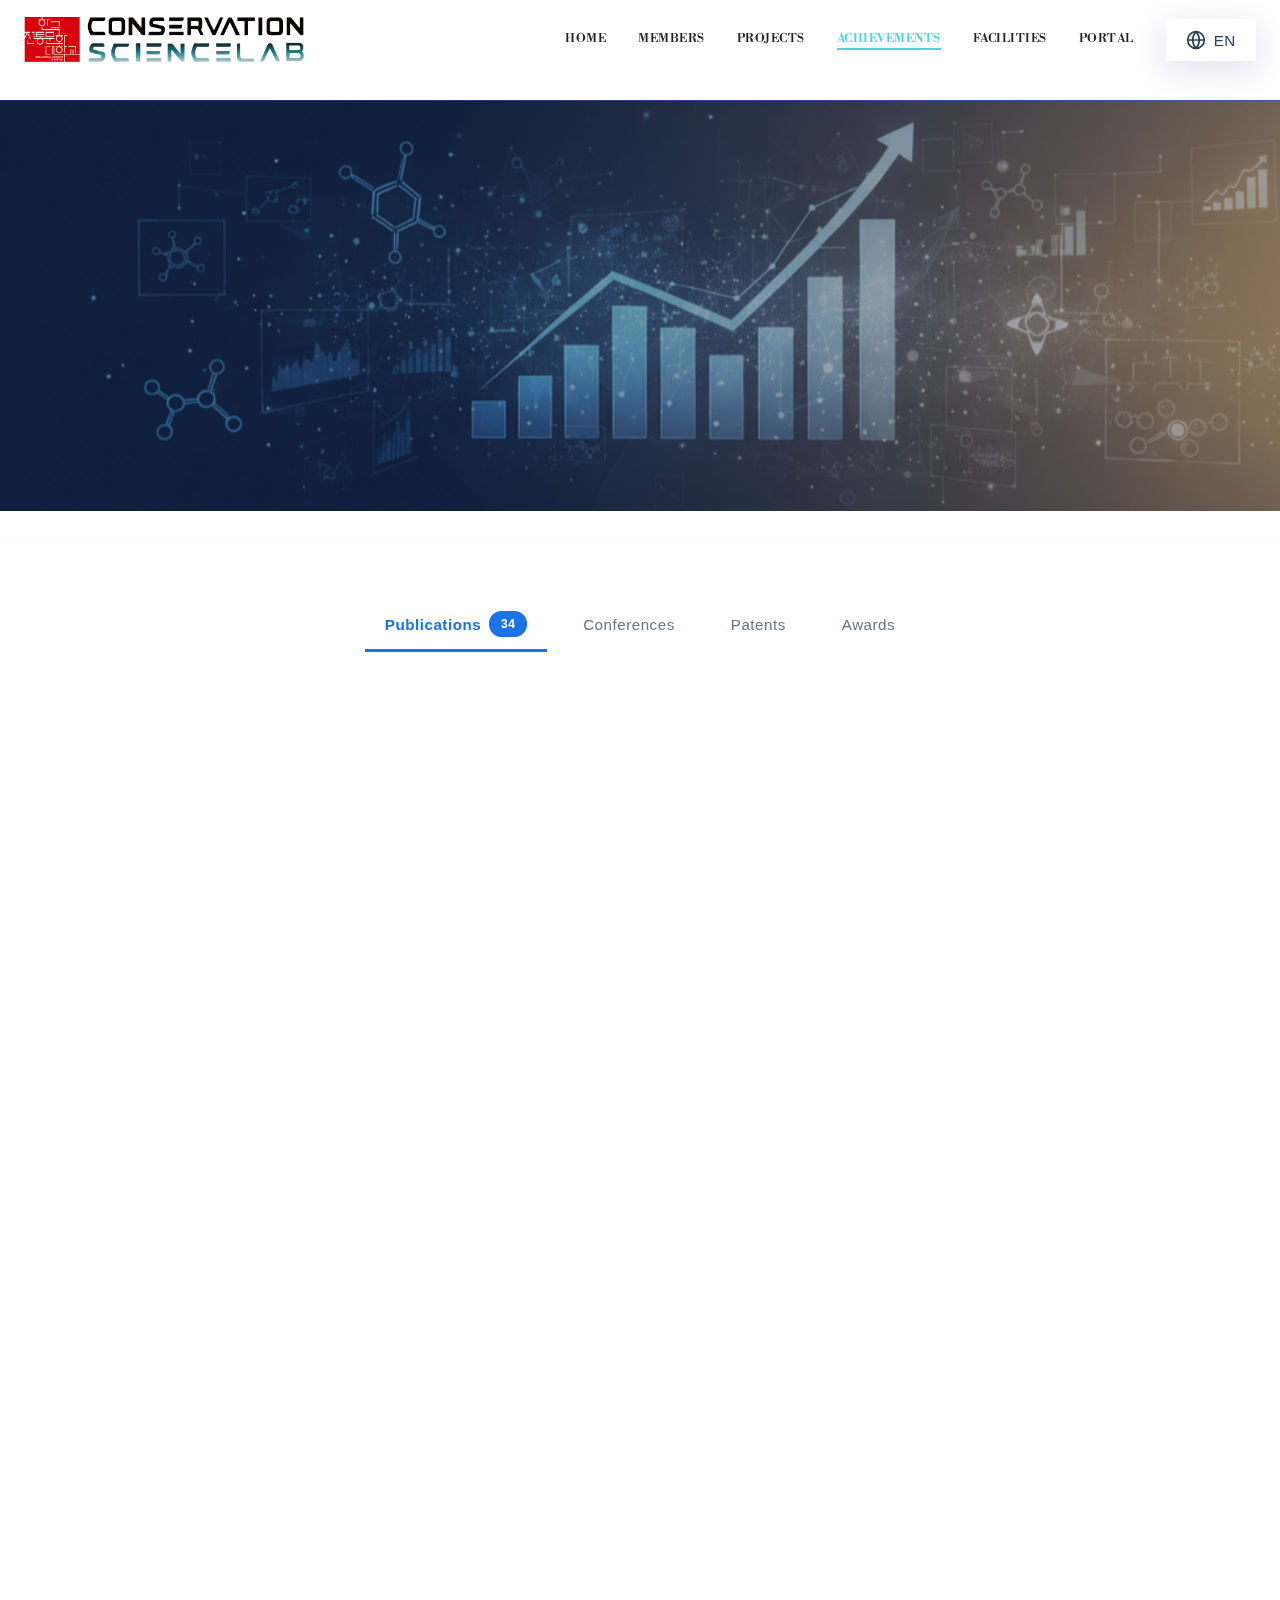
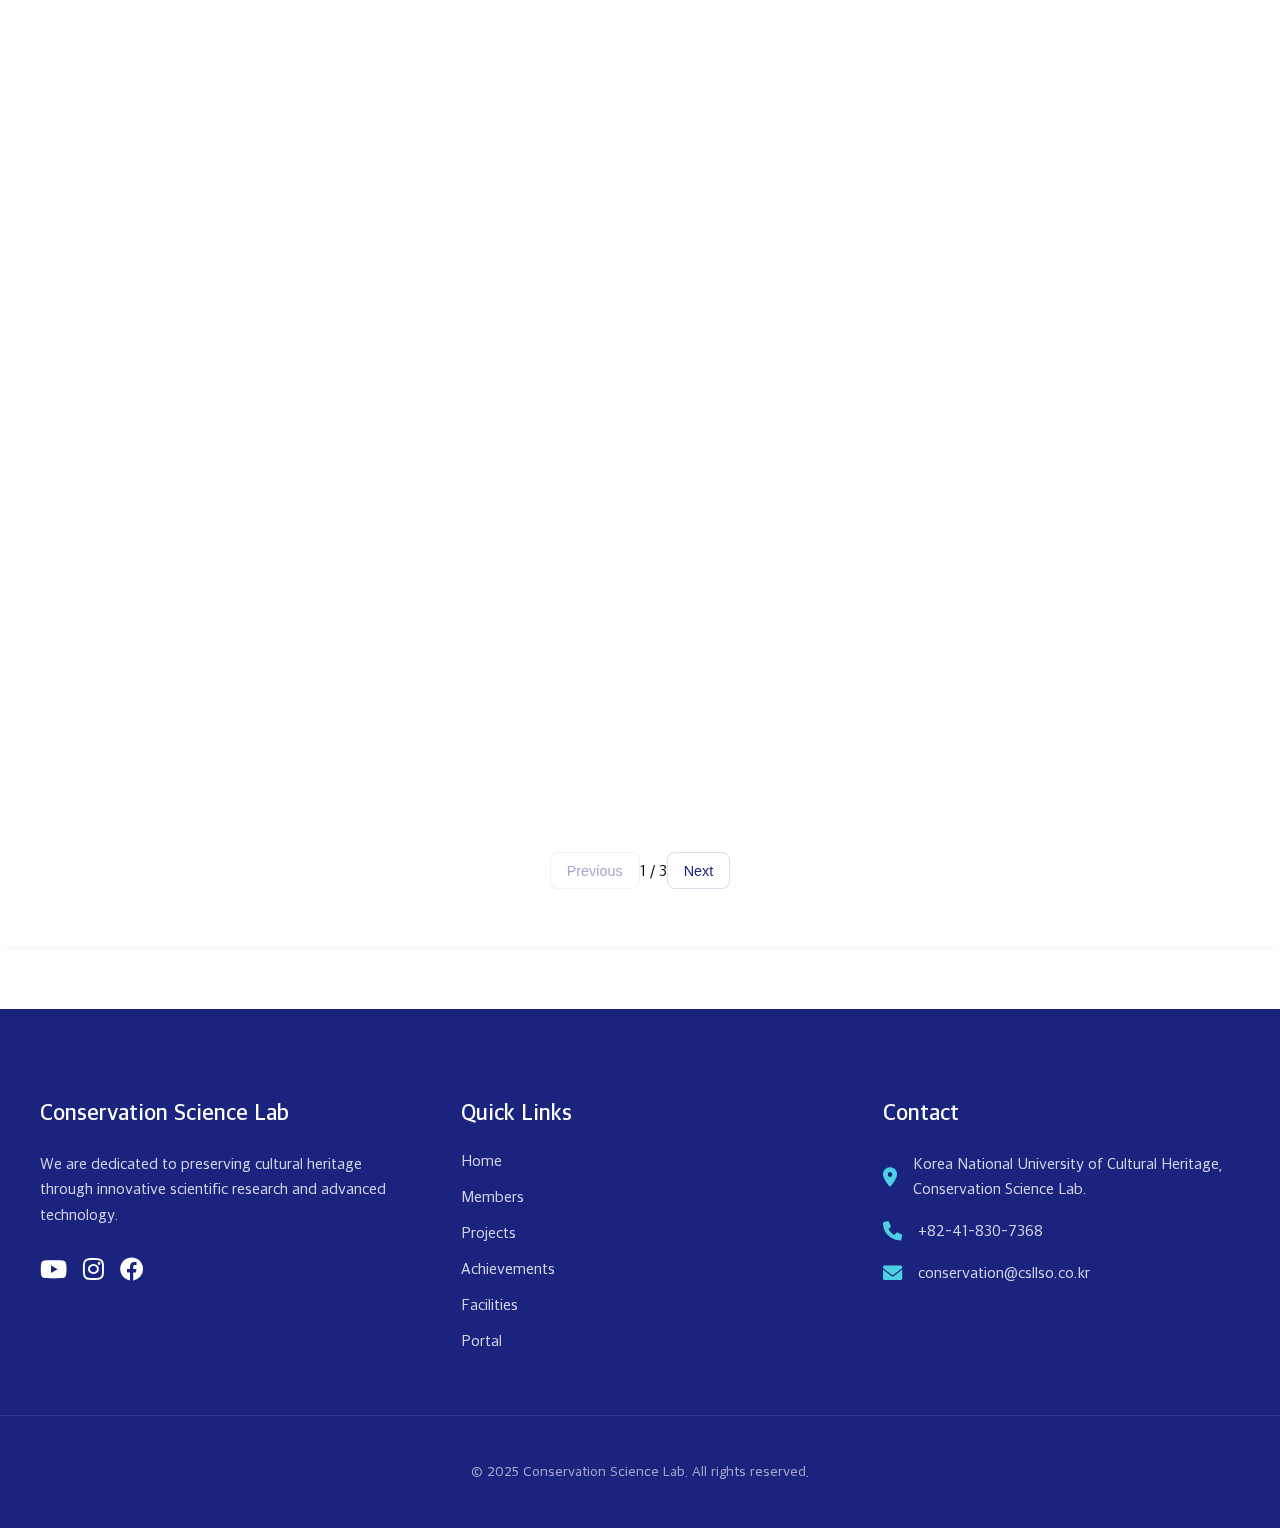
<file: achievements.html>
<!DOCTYPE html>
<html lang="ko">
<head>
  <meta charset="UTF-8">
  <meta name="viewport" content="width=device-width, initial-scale=1.0">
  <title>연구 성과 | 보존과학연구소 | 한국전통문화대학교</title>
  
  <!-- SEO Meta Tags -->
  <meta name="description" content="문화재 보존 및 문화유산 복원 연구 성과. 보존과학연구 논문, 문화재 과학적 분석 결과, 금속문화재 보존처리 연구, 무기재료 3D 프린팅 기술, 문화유산 복원재료 개발 등 보존과학연구소의 학술 활동과 연구 성과를 소개합니다.">
  <meta name="keywords" content="보존과학, 보존과학연구, 문화재 보존, 문화유산 보존, 문화재 복원, 문화유산 복원, 문화유산 분석, 문화재 과학적 분석, 문화유산 보존처리, 금속문화재, 무기재료 3D 프린팅, 문화유산 복원재료, 연구 성과, 논문, 학술 활동, 보존과학연구소">
  <meta name="robots" content="index, follow">
  <link rel="canonical" href="https://csllso.co.kr/achievements.html">
  
  <!-- Open Graph -->
  <meta property="og:type" content="website">
  <meta property="og:url" content="https://csllso.co.kr/achievements.html">
  <meta property="og:title" content="연구 성과 | Conservation Science Lab">
  <meta property="og:description" content="문화재보존과학연구소의 주요 연구 성과와 학술 활동">
  <meta property="og:image" content="https://csllso.co.kr/assets/CSL Image Logo.png">
  
  <!-- Favicon -->
  <link rel="icon" type="image/png" sizes="32x32" href="assets/CSL Image Logo.png">
  <link rel="icon" type="image/png" sizes="16x16" href="assets/CSL Image Logo.png">
  <link rel="apple-touch-icon" sizes="180x180" href="assets/CSL Image Logo.png">
  <link rel="shortcut icon" href="assets/CSL Image Logo.png">
  
  <link rel="stylesheet" href="styles/common.css">
  <link rel="stylesheet" href="styles/achievements.css">
</head>
<body>
  <header class="transparent-header">
    <nav class="navbar">
      <div class="logo">
        <img src="assets/CSL Banner Logo.png" alt="CSL Banner Logo" />
      </div>
      <ul class="nav-links">
        <li><a href="index.html">
          <svg class="nav-icon" width="20" height="20" viewBox="0 0 24 24" fill="none" stroke="currentColor" stroke-width="2" stroke-linecap="round" stroke-linejoin="round"><path d="M3 9l9-7 9 7v11a2 2 0 0 1-2 2H5a2 2 0 0 1-2-2z"></path><polyline points="9 22 9 12 15 12 15 22"></polyline></svg>
          <span class="nav-text lang lang-en">HOME</span>
          <span class="nav-text lang lang-ko" style="display:none;">홈</span>
        </a></li>
        <!-- History Page - Temporarily Disabled -->
        <!-- <li><a href="history.html">
          <svg class="nav-icon" width="20" height="20" viewBox="0 0 24 24" fill="none" stroke="currentColor" stroke-width="2" stroke-linecap="round" stroke-linejoin="round"><circle cx="12" cy="12" r="10"></circle><polyline points="12 6 12 12 16 14"></polyline></svg>
          <span class="nav-text lang lang-en">HISTORY</span>
          <span class="nav-text lang lang-ko" style="display:none;">연혁</span>
        </a></li> -->
        <li class="nav-dropdown">
          <a href="members.html">
            <svg class="nav-icon" width="20" height="20" viewBox="0 0 24 24" fill="none" stroke="currentColor" stroke-width="2" stroke-linecap="round" stroke-linejoin="round"><path d="M17 21v-2a4 4 0 0 0-4-4H5a4 4 0 0 0-4 4v2"></path><circle cx="9" cy="7" r="4"></circle><path d="M23 21v-2a4 4 0 0 0-3-3.87"></path><path d="M16 3.13a4 4 0 0 1 0 7.75"></path></svg>
            <span class="nav-text lang lang-en">MEMBERS</span>
            <span class="nav-text lang lang-ko" style="display:none;">연구진</span>
          </a>
          <div class="nav-dropdown-content">
            <a href="members.html#researchers" class="nav-member-filter">
              <span class="lang lang-en">Researchers</span>
              <span class="lang lang-ko" style="display:none;">연구원</span>
            </a>
            <a href="members.html#alumni" class="nav-member-filter">
              <span class="lang lang-en">Alumni</span>
              <span class="lang lang-ko" style="display:none;">보존과학연구소 식구들</span>
            </a>
          </div>
        </li>
        <li class="nav-dropdown">
          <a href="projects.html">
            <svg class="nav-icon" width="20" height="20" viewBox="0 0 24 24" fill="none" stroke="currentColor" stroke-width="2" stroke-linecap="round" stroke-linejoin="round"><rect x="2" y="7" width="20" height="14" rx="2" ry="2"></rect><path d="M16 21V5a2 2 0 0 0-2-2h-4a2 2 0 0 0-2 2v16"></path></svg>
            <span class="nav-text lang lang-en">PROJECTS</span>
            <span class="nav-text lang lang-ko" style="display:none;">프로젝트</span>
          </a>
          <div class="nav-dropdown-content">
            <a href="projects.html?category=excavated-conservation" class="nav-project-filter" data-category="excavated-conservation">
              <span class="lang lang-en">Cultural Heritage Conservation</span>
              <span class="lang lang-ko" style="display:none;">문화유산 보존처리</span>
            </a>
            <a href="projects.html?category=site-investigation" class="nav-project-filter" data-category="site-investigation">
              <span class="lang lang-en">Site Survey & Manufacturing Analysis</span>
              <span class="lang lang-ko" style="display:none;">문화유산 현장 조사 및 제작기법 분석</span>
            </a>
            <a href="projects.html?category=designation-research" class="nav-project-filter" data-category="designation-research">
              <span class="lang lang-en">Heritage Designation Research</span>
              <span class="lang lang-ko" style="display:none;">국가유산 지정 연구</span>
            </a>
            <a href="projects.html?category=preservation-research" class="nav-project-filter" data-category="preservation-research">
              <span class="lang lang-en">Preservation Strategy Research</span>
              <span class="lang lang-ko" style="display:none;">보존환경·기술 연구</span>
            </a>
            <a href="projects.html?category=restoration-research" class="nav-project-filter" data-category="restoration-research">
              <span class="lang lang-en">Cultural Heritage Restoration Research</span>
              <span class="lang lang-ko" style="display:none;">문화유산 보존 복원 연구</span>
            </a>
          </div>
        </li>
        <li class="nav-dropdown">
          <a href="achievements.html" class="active">
            <svg class="nav-icon" width="20" height="20" viewBox="0 0 24 24" fill="none" stroke="currentColor" stroke-width="2" stroke-linecap="round" stroke-linejoin="round"><circle cx="12" cy="8" r="7"></circle><polyline points="8.21 13.89 7 23 12 20 17 23 15.79 13.88"></polyline></svg>
            <span class="nav-text lang lang-en">ACHIEVEMENTS</span>
            <span class="nav-text lang lang-ko" style="display:none;">연구성과</span>
          </a>
          <div class="nav-dropdown-content">
            <a href="achievements.html?filter=publication" class="nav-achievement-filter" data-filter="publication">
              <span class="lang lang-en">Publications</span>
              <span class="lang lang-ko" style="display:none;">논문</span>
            </a>
            <a href="achievements.html?filter=conference" class="nav-achievement-filter" data-filter="conference">
              <span class="lang lang-en">Conferences</span>
              <span class="lang lang-ko" style="display:none;">학술발표</span>
            </a>
            <a href="achievements.html?filter=patent" class="nav-achievement-filter" data-filter="patent">
              <span class="lang lang-en">Patents</span>
              <span class="lang lang-ko" style="display:none;">특허</span>
            </a>
            <a href="achievements.html?filter=award" class="nav-achievement-filter" data-filter="award">
              <span class="lang lang-en">Awards</span>
              <span class="lang lang-ko" style="display:none;">수상</span>
            </a>
          </div>
        </li>
        <li><a href="facilities.html">
          <svg class="nav-icon" width="20" height="20" viewBox="0 0 24 24" fill="none" stroke="currentColor" stroke-width="2" stroke-linecap="round" stroke-linejoin="round"><path d="M21 16V8a2 2 0 0 0-1-1.73l-7-4a2 2 0 0 0-2 0l-7 4A2 2 0 0 0 3 8v8a2 2 0 0 0 1 1.73l7 4a2 2 0 0 0 2 0l7-4A2 2 0 0 0 21 16z"></path><polyline points="3.27 6.96 12 12.01 20.73 6.96"></polyline><line x1="12" y1="22.08" x2="12" y2="12"></line></svg>
          <span class="nav-text lang lang-en">FACILITIES</span>
          <span class="nav-text lang lang-ko" style="display:none;">시설장비</span>
        </a></li>
        <li><a href="portal.html">
          <svg class="nav-icon" width="20" height="20" viewBox="0 0 24 24" fill="none" stroke="currentColor" stroke-width="2" stroke-linecap="round" stroke-linejoin="round"><rect x="3" y="3" width="7" height="9"></rect><rect x="14" y="3" width="7" height="5"></rect><rect x="14" y="12" width="7" height="9"></rect><rect x="3" y="16" width="7" height="5"></rect></svg>
          <span class="nav-text lang lang-en">PORTAL</span>
          <span class="nav-text lang lang-ko" style="display:none;">포털</span>
        </a></li>
        <!-- Gallery Page - Temporarily Disabled -->
        <!-- <li><a href="gallery.html">
          <svg class="nav-icon" width="20" height="20" viewBox="0 0 24 24" fill="none" stroke="currentColor" stroke-width="2" stroke-linecap="round" stroke-linejoin="round"><rect x="3" y="3" width="18" height="18" rx="2" ry="2"></rect><circle cx="8.5" cy="8.5" r="1.5"></circle><polyline points="21 15 16 10 5 21"></polyline></svg>
          <span class="nav-text lang lang-en">GALLERY</span>
          <span class="nav-text lang lang-ko" style="display:none;">갤러리</span>
        </a></li> -->
      </ul>
      <div class="lang-switcher">
        <button id="langToggle" class="lang-globe-btn" aria-label="Change Language">
          <svg xmlns="http://www.w3.org/2000/svg" width="24" height="24" viewBox="0 0 24 24" fill="none" stroke="currentColor" stroke-width="2" stroke-linecap="round" stroke-linejoin="round">
            <circle cx="12" cy="12" r="10"></circle>
            <line x1="2" y1="12" x2="22" y2="12"></line>
            <path d="M12 2a15.3 15.3 0 0 1 4 10 15.3 15.3 0 0 1-4 10 15.3 15.3 0 0 1-4-10 15.3 15.3 0 0 1 4-10z"></path>
          </svg>
          <span class="lang-text current-lang">EN</span>
        </button>
        <div id="langDropdown" class="lang-dropdown">
          <button id="lang-en" class="lang-option active" data-lang="en" aria-label="Switch to English">
            <span class="lang-name">English</span>
            <span class="lang-code">EN</span>
          </button>
          <button id="lang-ko" class="lang-option" data-lang="ko" aria-label="한국어로 전환">
            <span class="lang-name">한국어</span>
            <span class="lang-code">KR</span>
          </button>
        </div>
      </div>
    </nav>
  </header>

  <main style="padding-top: 100px;">
    <section class="page-banner">
      <div class="page-banner-background">
        <img src="assets/banners/achievements-banner.png" alt="Achievements Banner" class="page-banner-image">
        <div class="page-banner-overlay"></div>
      </div>
      <div class="page-banner-content">
        <h1 class="page-banner-title">
          <span class="lang lang-en">Research Achievements</span>
          <span class="lang lang-ko" style="display:none;">연구 성과</span>
        </h1>
        <p class="page-banner-subtitle">
          <span class="lang lang-en">Discover our significant contributions to conservation science through publications, conferences, patents, and awards.</span>
          <span class="lang lang-ko" style="display:none;">논문, 컨퍼런스, 특허, 수상 등 보존과학 분야의 중요한 기여를 확인해보세요.</span>
        </p>
      </div>
    </section>

    <section class="section">
      <div class="achievements-filter-container">
        <button class="achievement-filter active" data-filter="publication" aria-label="Filter by Publications">
          <span class="lang lang-en">Publications</span>
          <span class="lang lang-ko" style="display:none;">논문</span>
        </button>
        <button class="achievement-filter" data-filter="conference" aria-label="Filter by Conferences">
          <span class="lang lang-en">Conferences</span>
          <span class="lang lang-ko" style="display:none;">학술발표</span>
        </button>
        <button class="achievement-filter" data-filter="patent" aria-label="Filter by Patents">
          <span class="lang lang-en">Patents</span>
          <span class="lang lang-ko" style="display:none;">특허</span>
        </button>
        <button class="achievement-filter" data-filter="award" aria-label="Filter by Awards">
          <span class="lang lang-en">Awards</span>
          <span class="lang lang-ko" style="display:none;">수상</span>
        </button>
      </div>

      <ul class="achievement-list">
        <!-- Achievement cards will be dynamically generated by JavaScript -->
      </ul>
      
      <!-- Pagination Container -->
      <div class="pagination-container">
        <!-- Pagination buttons will be dynamically generated by JavaScript -->
      </div>
    </section>
  </main>

  <!-- Footer -->
  <footer class="footer">
    <div class="footer-content">
      <div class="footer-section">
        <h3 class="lang lang-en">Conservation Science Lab</h3>
        <h3 class="lang lang-ko" style="display:none;">보존과학연구소</h3>
        <p class="lang lang-en">We are dedicated to preserving cultural heritage through innovative scientific research and advanced technology.</p>
        <p class="lang lang-ko" style="display:none;">혁신적인 과학 연구와 첨단 기술을 통해 문화유산 보존에 힘쓰고 있습니다.</p>
        <div class="footer-social">
          <a href="#" aria-label="Lab YouTube Channel"><i class="fab fa-youtube"></i></a>
          <a href="https://www.instagram.com/knuh_csl/" target="_blank" rel="noopener noreferrer" aria-label="Lab Instagram"><i class="fab fa-instagram"></i></a>
          <a href="#" aria-label="Lab Facebook"><i class="fab fa-facebook"></i></a>
        </div>
      </div>
      
      <div class="footer-section">
        <h3 class="lang lang-en">Quick Links</h3>
        <h3 class="lang lang-ko" style="display:none;">바로가기</h3>
        <ul class="footer-links">
          <li><a href="index.html" class="lang lang-en">Home</a><a href="index.html" class="lang lang-ko" style="display:none;">홈</a></li>
          <li><a href="members.html" class="lang lang-en">Members</a><a href="members.html" class="lang lang-ko" style="display:none;">연구진</a></li>
          <li><a href="projects.html" class="lang lang-en">Projects</a><a href="projects.html" class="lang lang-ko" style="display:none;">연구과제</a></li>
          <li><a href="achievements.html" class="lang lang-en">Achievements</a><a href="achievements.html" class="lang lang-ko" style="display:none;">연구성과</a></li>
          <li><a href="facilities.html" class="lang lang-en">Facilities</a><a href="facilities.html" class="lang lang-ko" style="display:none;">연구시설</a></li>
          <li><a href="portal.html" class="lang lang-en">Portal</a><a href="portal.html" class="lang lang-ko" style="display:none;">포털</a></li>
        </ul>
      </div>

      <div class="footer-section">
        <h3 class="lang lang-en">Contact</h3>
        <h3 class="lang lang-ko" style="display:none;">연락처</h3>
        <div class="footer-contact-info">
          <p>
            <i class="fas fa-map-marker-alt"></i>
            <span class="lang lang-en">Korea National University of Cultural Heritage, Conservation Science Lab.</span>
            <span class="lang lang-ko" style="display:none;">한국전통문화대학교 보존과학연구소</span>
          </p>
          <p>
            <i class="fas fa-phone"></i>
            <span>+82-41-830-7368</span>
          </p>
          <p>
            <i class="fas fa-envelope"></i>
            <span>conservation@csllso.co.kr</span>
          </p>
        </div>
      </div>
    </div>

    <div class="footer-bottom">
      <p class="lang lang-en">&copy; 2025 Conservation Science Lab. All rights reserved.</p>
      <p class="lang lang-ko" style="display:none;">&copy; 2025 보존과학연구소. 모든 권리 보유.</p>
    </div>
  </footer>

  <!-- Award Image Modal -->
  <div id="awardModal" class="award-modal">
    <span class="award-modal-close" onclick="closeAwardModal()">&times;</span>
    <img class="award-modal-content" id="awardModalImg" alt="">
  </div>

  <!-- Font Awesome for icons -->
  <link rel="stylesheet" href="https://cdnjs.cloudflare.com/ajax/libs/font-awesome/6.0.0/css/all.min.css">
  <script src="common.js"></script>
  <script src="achievements.js"></script>
</body>
</html>
</file>
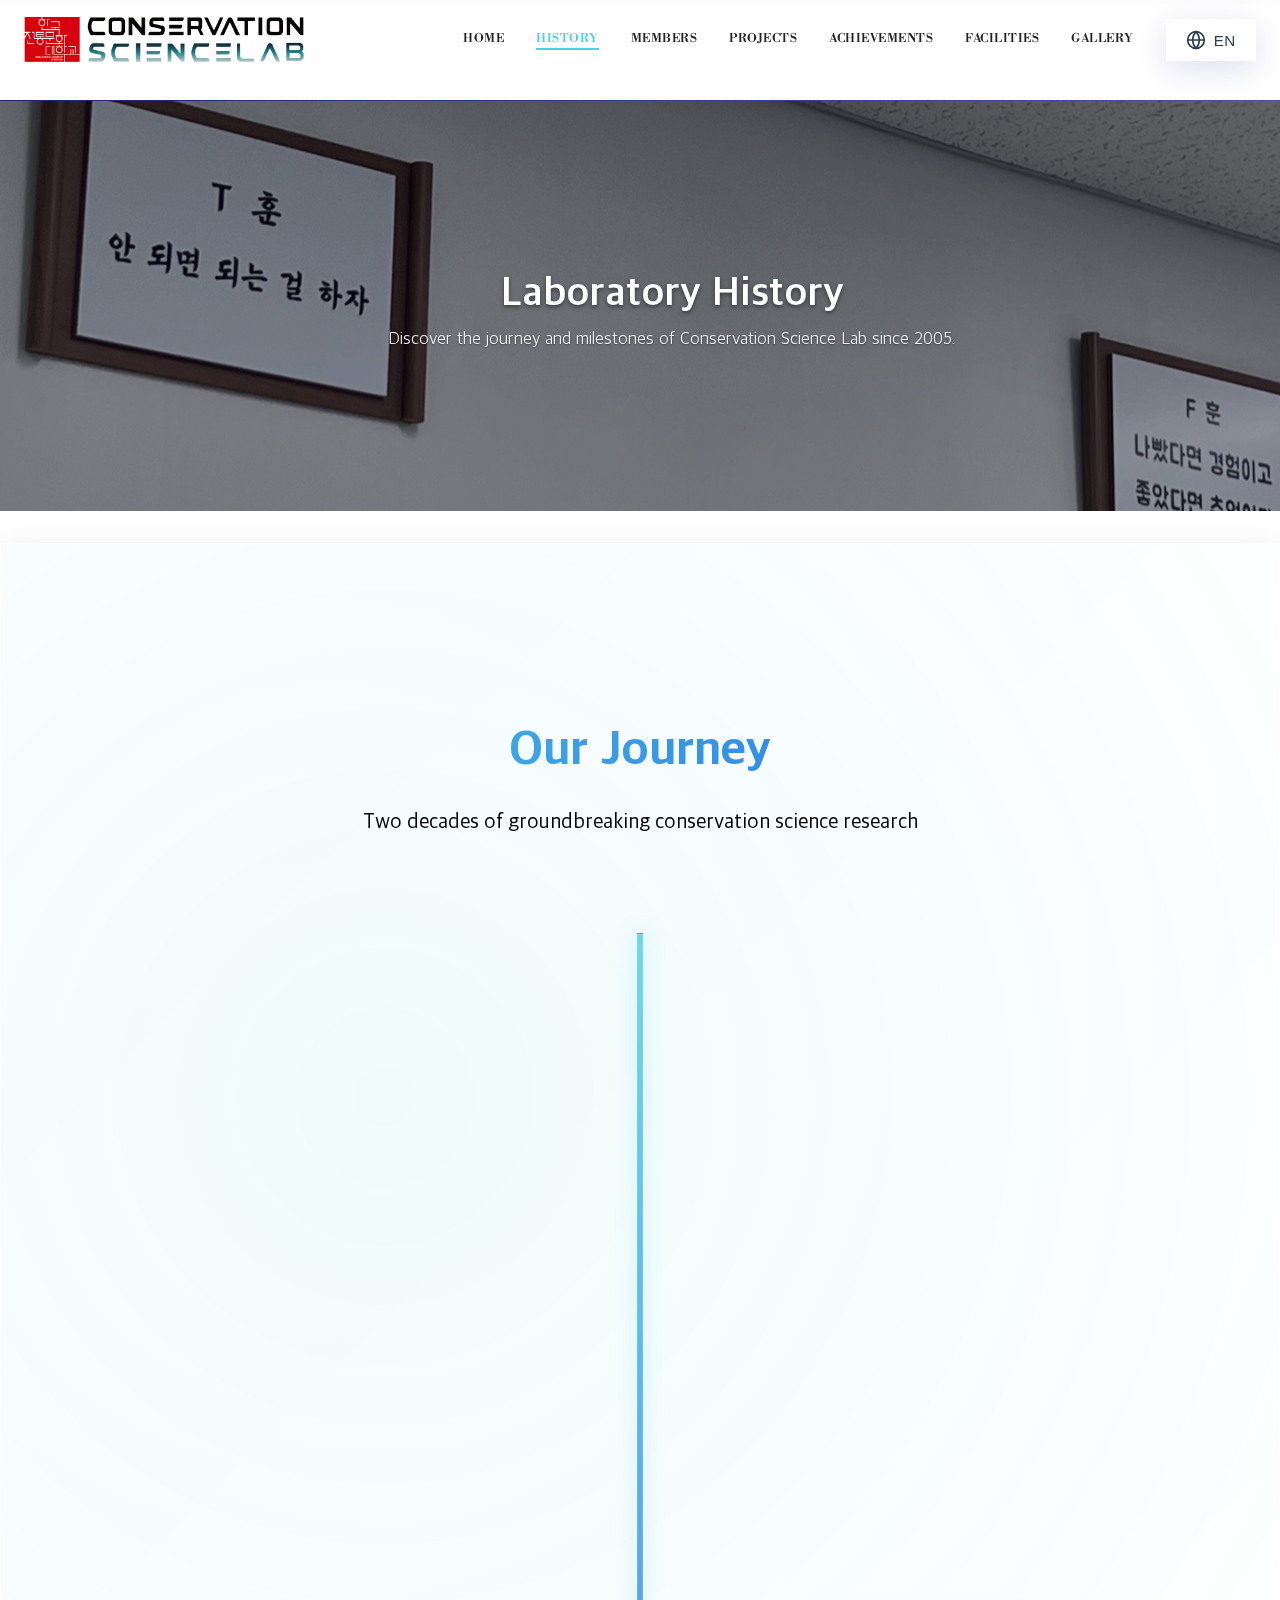
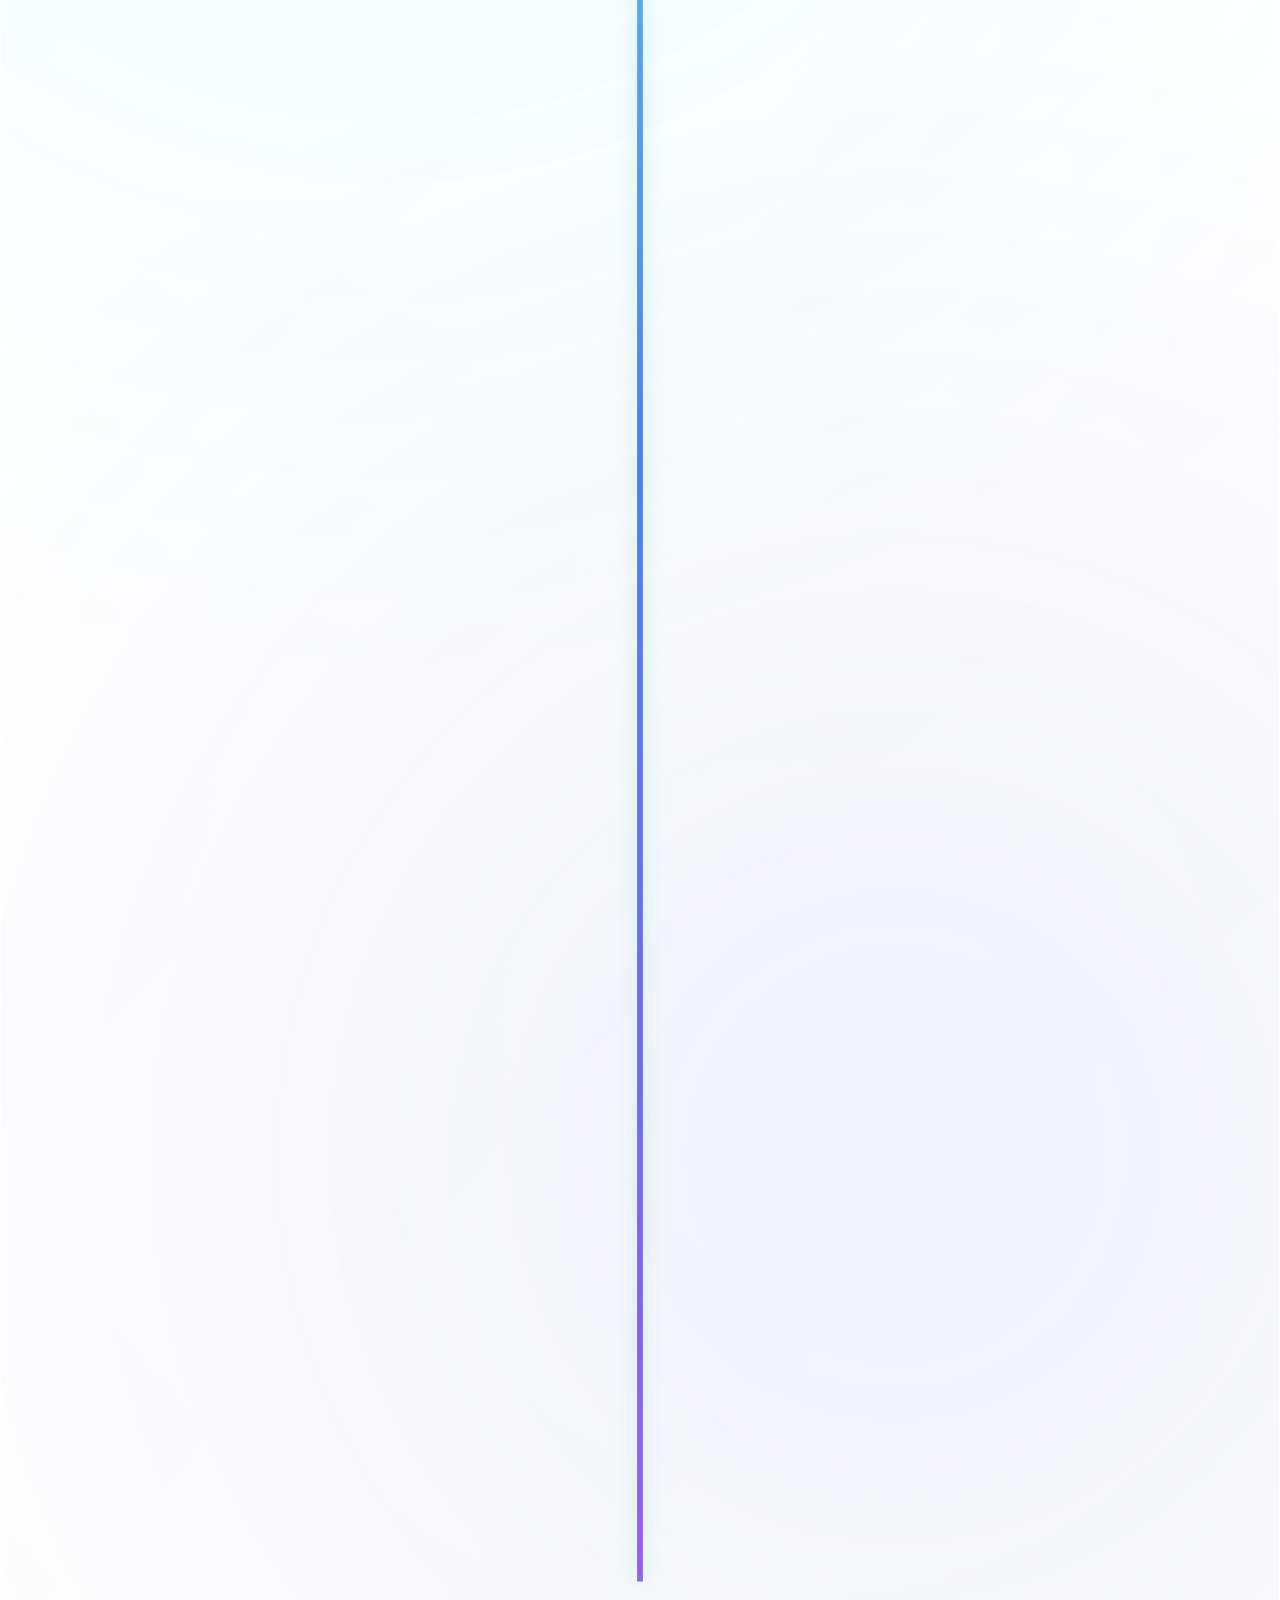
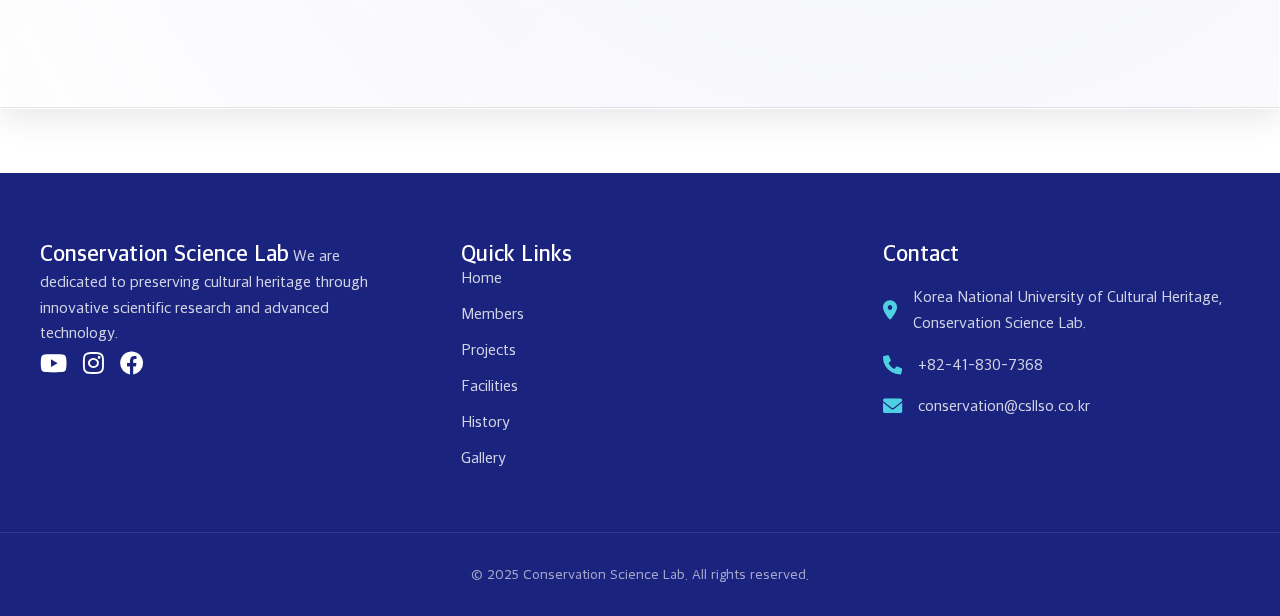
<file: history.html>
<!DOCTYPE html>
<html lang="ko">
<head>
  <meta charset="UTF-8">
  <meta name="viewport" content="width=device-width, initial-scale=1.0">
  <title>연혁 | Conservation Science Lab | 한국전통문화대학교</title>
  
  <!-- SEO Meta Tags -->
  <meta name="description" content="문화재보존과학연구소의 설립부터 현재까지의 주요 연혁과 발전 과정을 소개합니다.">
  <meta name="keywords" content="연혁, 문화재보존과학 역사, 연구소 설립, History">
  <meta name="robots" content="index, follow">
  <link rel="canonical" href="https://csllso.co.kr/history.html">
  
  <!-- Open Graph -->
  <meta property="og:type" content="website">
  <meta property="og:url" content="https://csllso.co.kr/history.html">
  <meta property="og:title" content="연혁 | Conservation Science Lab">
  <meta property="og:description" content="문화재보존과학연구소의 주요 연혁과 발전 과정">
  <meta property="og:image" content="https://csllso.co.kr/assets/CSL Image Logo.png">
  
  <!-- Favicon -->
  <link rel="icon" type="image/png" sizes="32x32" href="assets/CSL Image Logo.png">
  <link rel="icon" type="image/png" sizes="16x16" href="assets/CSL Image Logo.png">
  <link rel="apple-touch-icon" sizes="180x180" href="assets/CSL Image Logo.png">
  <link rel="shortcut icon" href="assets/CSL Image Logo.png">
  
  <link rel="stylesheet" href="styles/common.css">
  <link rel="stylesheet" href="styles/history.css">
</head>
<body>
  <header class="transparent-header">
    <nav class="navbar">
      <div class="logo">
        <img src="assets/CSL Banner Logo.png" alt="CSL Banner Logo" />
      </div>
      <ul class="nav-links">
        <li><a href="index.html">
          <svg class="nav-icon" width="20" height="20" viewBox="0 0 24 24" fill="none" stroke="currentColor" stroke-width="2" stroke-linecap="round" stroke-linejoin="round"><path d="M3 9l9-7 9 7v11a2 2 0 0 1-2 2H5a2 2 0 0 1-2-2z"></path><polyline points="9 22 9 12 15 12 15 22"></polyline></svg>
          <span class="nav-text lang lang-en">HOME</span>
          <span class="nav-text lang lang-ko" style="display:none;">홈</span>
        </a></li>
        <li><a href="history.html" class="active">
          <svg class="nav-icon" width="20" height="20" viewBox="0 0 24 24" fill="none" stroke="currentColor" stroke-width="2" stroke-linecap="round" stroke-linejoin="round"><circle cx="12" cy="12" r="10"></circle><polyline points="12 6 12 12 16 14"></polyline></svg>
          <span class="nav-text lang lang-en">HISTORY</span>
          <span class="nav-text lang lang-ko" style="display:none;">연혁</span>
        </a></li>
        <li class="nav-dropdown">
          <a href="members.html">
            <svg class="nav-icon" width="20" height="20" viewBox="0 0 24 24" fill="none" stroke="currentColor" stroke-width="2" stroke-linecap="round" stroke-linejoin="round"><path d="M17 21v-2a4 4 0 0 0-4-4H5a4 4 0 0 0-4 4v2"></path><circle cx="9" cy="7" r="4"></circle><path d="M23 21v-2a4 4 0 0 0-3-3.87"></path><path d="M16 3.13a4 4 0 0 1 0 7.75"></path></svg>
            <span class="nav-text lang lang-en">MEMBERS</span>
            <span class="nav-text lang lang-ko" style="display:none;">연구진</span>
          </a>
          <div class="nav-dropdown-content">
            <a href="members.html#researchers" class="nav-member-filter">
              <span class="lang lang-en">Researchers</span>
              <span class="lang lang-ko" style="display:none;">연구원</span>
            </a>
            <a href="members.html#alumni" class="nav-member-filter">
              <span class="lang lang-en">Alumni</span>
              <span class="lang lang-ko" style="display:none;">보존과학연구소 식구들</span>
            </a>
          </div>
        </li>
        <li class="nav-dropdown">
          <a href="projects.html">
            <svg class="nav-icon" width="20" height="20" viewBox="0 0 24 24" fill="none" stroke="currentColor" stroke-width="2" stroke-linecap="round" stroke-linejoin="round"><rect x="2" y="7" width="20" height="14" rx="2" ry="2"></rect><path d="M16 21V5a2 2 0 0 0-2-2h-4a2 2 0 0 0-2 2v16"></path></svg>
            <span class="nav-text lang lang-en">PROJECTS</span>
            <span class="nav-text lang lang-ko" style="display:none;">프로젝트</span>
          </a>
          <div class="nav-dropdown-content">
            <a href="projects.html?category=excavated-conservation" class="nav-project-filter" data-category="excavated-conservation">
              <span class="lang lang-en">Cultural Heritage Conservation</span>
              <span class="lang lang-ko" style="display:none;">문화유산 보존처리</span>
            </a>
            <a href="projects.html?category=site-investigation" class="nav-project-filter" data-category="site-investigation">
              <span class="lang lang-en">Site Survey & Manufacturing Analysis</span>
              <span class="lang lang-ko" style="display:none;">문화유산 현장 조사 및 제작기법 분석</span>
            </a>
            <a href="projects.html?category=designation-research" class="nav-project-filter" data-category="designation-research">
              <span class="lang lang-en">Heritage Designation Research</span>
              <span class="lang lang-ko" style="display:none;">국가유산 지정 연구</span>
            </a>
            <a href="projects.html?category=preservation-research" class="nav-project-filter" data-category="preservation-research">
              <span class="lang lang-en">Preservation Strategy Research</span>
              <span class="lang lang-ko" style="display:none;">보존환경·기술 연구</span>
            </a>
            <a href="projects.html?category=restoration-research" class="nav-project-filter" data-category="restoration-research">
              <span class="lang lang-en">Cultural Heritage Restoration Research</span>
              <span class="lang lang-ko" style="display:none;">문화유산 보존 복원 연구</span>
            </a>
          </div>
        </li>
        <li class="nav-dropdown">
          <a href="achievements.html">
            <svg class="nav-icon" width="20" height="20" viewBox="0 0 24 24" fill="none" stroke="currentColor" stroke-width="2" stroke-linecap="round" stroke-linejoin="round"><circle cx="12" cy="8" r="7"></circle><polyline points="8.21 13.89 7 23 12 20 17 23 15.79 13.88"></polyline></svg>
            <span class="nav-text lang lang-en">ACHIEVEMENTS</span>
            <span class="nav-text lang lang-ko" style="display:none;">연구성과</span>
          </a>
          <div class="nav-dropdown-content">
            <a href="achievements.html?filter=publication" class="nav-achievement-filter" data-filter="publication">
              <span class="lang lang-en">Publications</span>
              <span class="lang lang-ko" style="display:none;">논문</span>
            </a>
            <a href="achievements.html?filter=conference" class="nav-achievement-filter" data-filter="conference">
              <span class="lang lang-en">Conferences</span>
              <span class="lang lang-ko" style="display:none;">학술발표</span>
            </a>
            <a href="achievements.html?filter=patent" class="nav-achievement-filter" data-filter="patent">
              <span class="lang lang-en">Patents</span>
              <span class="lang lang-ko" style="display:none;">특허</span>
            </a>
            <a href="achievements.html?filter=award" class="nav-achievement-filter" data-filter="award">
              <span class="lang lang-en">Awards</span>
              <span class="lang lang-ko" style="display:none;">수상</span>
            </a>
          </div>
        </li>
        <li><a href="facilities.html">
          <svg class="nav-icon" width="20" height="20" viewBox="0 0 24 24" fill="none" stroke="currentColor" stroke-width="2" stroke-linecap="round" stroke-linejoin="round"><path d="M21 16V8a2 2 0 0 0-1-1.73l-7-4a2 2 0 0 0-2 0l-7 4A2 2 0 0 0 3 8v8a2 2 0 0 0 1 1.73l7 4a2 2 0 0 0 2 0l7-4A2 2 0 0 0 21 16z"></path><polyline points="3.27 6.96 12 12.01 20.73 6.96"></polyline><line x1="12" y1="22.08" x2="12" y2="12"></line></svg>
          <span class="nav-text lang lang-en">FACILITIES</span>
          <span class="nav-text lang lang-ko" style="display:none;">시설장비</span>
        </a></li>
        <li><a href="gallery.html">
          <svg class="nav-icon" width="20" height="20" viewBox="0 0 24 24" fill="none" stroke="currentColor" stroke-width="2" stroke-linecap="round" stroke-linejoin="round"><rect x="3" y="3" width="18" height="18" rx="2" ry="2"></rect><circle cx="8.5" cy="8.5" r="1.5"></circle><polyline points="21 15 16 10 5 21"></polyline></svg>
          <span class="nav-text lang lang-en">GALLERY</span>
          <span class="nav-text lang lang-ko" style="display:none;">갤러리</span>
        </a></li>
      </ul>
      <div class="lang-switcher">
        <button id="langToggle" class="lang-globe-btn" aria-label="Change Language">
          <svg xmlns="http://www.w3.org/2000/svg" width="24" height="24" viewBox="0 0 24 24" fill="none" stroke="currentColor" stroke-width="2" stroke-linecap="round" stroke-linejoin="round">
            <circle cx="12" cy="12" r="10"></circle>
            <line x1="2" y1="12" x2="22" y2="12"></line>
            <path d="M12 2a15.3 15.3 0 0 1 4 10 15.3 15.3 0 0 1-4 10 15.3 15.3 0 0 1-4-10 15.3 15.3 0 0 1 4-10z"></path>
          </svg>
          <span class="lang-text current-lang">EN</span>
        </button>
        <div id="langDropdown" class="lang-dropdown">
          <button id="lang-en" class="lang-option active" data-lang="en" aria-label="Switch to English">
            <span class="lang-name">English</span>
            <span class="lang-code">EN</span>
          </button>
          <button id="lang-ko" class="lang-option" data-lang="ko" aria-label="한국어로 전환">
            <span class="lang-name">한국어</span>
            <span class="lang-code">KR</span>
          </button>
        </div>
      </div>
    </nav>
  </header>

  <main style="padding-top: 100px;">
    <section class="page-banner">
      <div class="page-banner-background">
        <img src="assets/banners/history-banner.jpg" alt="History Banner" class="page-banner-image">
        <div class="page-banner-overlay"></div>
      </div>
      <div class="page-banner-content">
        <h1 class="page-banner-title">
          <span class="lang lang-en">Laboratory History</span>
          <span class="lang lang-ko" style="display:none;">연구실 연혁</span>
        </h1>
        <p class="page-banner-subtitle">
          <span class="lang lang-en">Discover the journey and milestones of Conservation Science Lab since 2005.</span>
          <span class="lang lang-ko" style="display:none;">2005년부터 현재까지 보존과학연구소의 여정과 주요 성과를 확인해보세요.</span>
        </p>
      </div>
    </section>

    <!-- History Journey Section -->
    <section class="section innovation-journey">
      <div class="container">
        <div class="section-header">
          <h2 class="section-title">
            <span class="lang lang-en">Our Journey</span>
            <span class="lang lang-ko" style="display:none;">우리의 여정</span>
          </h2>
          <p class="section-subtitle">
            <span class="lang lang-en">Two decades of groundbreaking conservation science research</span>
            <span class="lang lang-ko" style="display:none;">20년간의 획기적인 보존과학 연구 여정</span>
          </p>
        </div>

        <div class="innovation-timeline">
          <div class="innovation-track">
            <div class="innovation-progress"></div>
            
            <!-- History Items -->
            <div class="innovation-item" data-year="2025">
              <div class="innovation-marker">
                <div class="marker-dot"></div>
                <div class="marker-year">2025</div>
              </div>
              <div class="innovation-card">
                <div class="card-badge breakthrough">
                  <span class="lang lang-en">🚀 Current</span>
                  <span class="lang lang-ko" style="display:none;">🚀 현재</span>
                </div>
                <h3>
                  <span class="lang lang-en">AI-Powered Innovation</span>
                  <span class="lang lang-ko" style="display:none;">AI 기반 혁신</span>
                </h3>
                <p>
                  <span class="lang lang-en">Currently expanding research horizons with AI-assisted heritage analysis and sustainable conservation methodologies, leading the future of cultural preservation.</span>
                  <span class="lang lang-ko" style="display:none;">현재 AI 기반 문화재 분석과 지속 가능한 보존 방법론으로 연구 영역을 확장하며 문화 보존의 미래를 선도하고 있습니다.</span>
                </p>
                <div class="card-metrics">
                  <div class="metric">
                    <span class="metric-value">20</span>
                    <span class="metric-label">
                      <span class="lang lang-en">Years</span>
                      <span class="lang lang-ko" style="display:none;">년</span>
                    </span>
                  </div>
                  <div class="metric">
                    <span class="metric-value">150+</span>
                    <span class="metric-label">
                      <span class="lang lang-en">Publications</span>
                      <span class="lang lang-ko" style="display:none;">논문</span>
                    </span>
                  </div>
                </div>
              </div>
            </div>

            <div class="innovation-item" data-year="2024">
              <div class="innovation-marker">
                <div class="marker-dot"></div>
                <div class="marker-year">2024</div>
              </div>
              <div class="innovation-card">
                <div class="card-badge innovation">
                  <span class="lang lang-en">🔧 Technology</span>
                  <span class="lang lang-ko" style="display:none;">🔧 기술</span>
                </div>
                <h3>
                  <span class="lang lang-en">3D Printing Technology Breakthrough</span>
                  <span class="lang lang-ko" style="display:none;">3D 프린팅 기술 혁신</span>
                </h3>
                <p>
                  <span class="lang lang-en">Achieved breakthrough in metal PLA 3D printing for heritage restoration, opening new possibilities for cultural asset reconstruction.</span>
                  <span class="lang lang-ko" style="display:none;">문화재 복원을 위한 금속 PLA 3D 프린팅 기술에서 혁신적 성과를 달성하여 문화재 복원의 새로운 가능성을 열었습니다.</span>
                </p>
              </div>
            </div>

            <div class="innovation-item" data-year="2022">
              <div class="innovation-marker">
                <div class="marker-dot"></div>
                <div class="marker-year">2022</div>
              </div>
              <div class="innovation-card">
                <div class="card-badge achievement">
                  <span class="lang lang-en">🏆 Recognition</span>
                  <span class="lang lang-ko" style="display:none;">🏆 인정</span>
                </div>
                <h3>
                  <span class="lang lang-en">National Heritage Conservation Award</span>
                  <span class="lang lang-ko" style="display:none;">국가유산 보존기술상</span>
                </h3>
                <p>
                  <span class="lang lang-en">Received National Heritage Conservation Technology Award from the Ministry of Culture, Sports and Tourism for outstanding contributions to the field.</span>
                  <span class="lang lang-ko" style="display:none;">문화체육관광부로부터 국가유산 보존기술상을 수상하여 해당 분야에 대한 뛰어난 기여를 인정받았습니다.</span>
                </p>
              </div>
            </div>

            <div class="innovation-item" data-year="2020">
              <div class="innovation-marker">
                <div class="marker-dot"></div>
                <div class="marker-year">2020</div>
              </div>
              <div class="innovation-card">
                <div class="card-badge innovation">
                  <span class="lang lang-en">💻 Digital</span>
                  <span class="lang lang-ko" style="display:none;">💻 디지털</span>
                </div>
                <h3>
                  <span class="lang lang-en">Digital Heritage Initiative</span>
                  <span class="lang lang-ko" style="display:none;">디지털 문화유산 이니셔티브</span>
                </h3>
                <p>
                  <span class="lang lang-en">Launched comprehensive digital documentation and 3D reconstruction projects for cultural heritage preservation using cutting-edge technology.</span>
                  <span class="lang lang-ko" style="display:none;">최첨단 기술을 활용한 문화유산 보존을 위한 포괄적인 디지털 문서화 및 3D 복원 프로젝트를 시작하였습니다.</span>
                </p>
              </div>
            </div>

            <div class="innovation-item" data-year="2018">
              <div class="innovation-marker">
                <div class="marker-dot"></div>
                <div class="marker-year">2018</div>
              </div>
              <div class="innovation-card">
                <div class="card-badge achievement">
                  <span class="lang lang-en">📋 Patent</span>
                  <span class="lang lang-ko" style="display:none;">📋 특허</span>
                </div>
                <h3>
                  <span class="lang lang-en">Innovation Patent Achievement</span>
                  <span class="lang lang-ko" style="display:none;">혁신 특허 성과</span>
                </h3>
                <p>
                  <span class="lang lang-en">Successfully obtained multiple patents for innovative conservation technologies, establishing our position as a leader in heritage science.</span>
                  <span class="lang lang-ko" style="display:none;">혁신적인 보존 기술에 대한 다수의 특허를 성공적으로 취득하여 문화재과학 분야의 선도적 지위를 확립하였습니다.</span>
                </p>
              </div>
            </div>

            <div class="innovation-item" data-year="2015">
              <div class="innovation-marker">
                <div class="marker-dot"></div>
                <div class="marker-year">2015</div>
              </div>
              <div class="innovation-card">
                <div class="card-badge breakthrough">
                  <span class="lang lang-en">� Research</span>
                  <span class="lang lang-ko" style="display:none;">� 연구</span>
                </div>
                <h3>
                  <span class="lang lang-en">International Research Recognition</span>
                  <span class="lang lang-ko" style="display:none;">국제 연구 성과 인정</span>
                </h3>
                <p>
                  <span class="lang lang-en">Published groundbreaking research on traditional Korean metal conservation techniques in prestigious international journals.</span>
                  <span class="lang lang-ko" style="display:none;">한국 전통 금속 보존 기법에 관한 획기적인 연구를 권위 있는 국제 학술지에 발표하여 학계의 주목을 받았습니다.</span>
                </p>
              </div>
            </div>

            <div class="innovation-item" data-year="2012">
              <div class="innovation-marker">
                <div class="marker-dot"></div>
                <div class="marker-year">2012</div>
              </div>
              <div class="innovation-card">
                <div class="card-badge innovation">
                  <span class="lang lang-en">🌍 Global</span>
                  <span class="lang lang-ko" style="display:none;">🌍 글로벌</span>
                </div>
                <h3>
                  <span class="lang lang-en">Global Collaboration Network</span>
                  <span class="lang lang-ko" style="display:none;">글로벌 협력 네트워크</span>
                </h3>
                <p>
                  <span class="lang lang-en">Established international collaboration programs with leading conservation institutes in Europe and Asia for knowledge exchange.</span>
                  <span class="lang lang-ko" style="display:none;">유럽과 아시아의 주요 보존과학 연구기관과 국제 협력 프로그램을 구축하여 지식 교류를 확대하였습니다.</span>
                </p>
              </div>
            </div>

            <div class="innovation-item" data-year="2008">
              <div class="innovation-marker">
                <div class="marker-dot"></div>
                <div class="marker-year">2008</div>
              </div>
              <div class="innovation-card">
                <div class="card-badge achievement">
                  <span class="lang lang-en">🔬 Equipment</span>
                  <span class="lang lang-ko" style="display:none;">🔬 장비</span>
                </div>
                <h3>
                  <span class="lang lang-en">Advanced Equipment Installation</span>
                  <span class="lang lang-ko" style="display:none;">첨단 장비 도입</span>
                </h3>
                <p>
                  <span class="lang lang-en">Acquired state-of-the-art analytical equipment including X-ray fluorescence spectrometer and advanced microscopy systems.</span>
                  <span class="lang lang-ko" style="display:none;">X선 형광 분석기 및 첨단 현미경 시스템을 포함한 최첨단 분석 장비를 도입하여 연구 역량을 크게 강화하였습니다.</span>
                </p>
              </div>
            </div>

            <div class="innovation-item featured" data-year="2005">
              <div class="innovation-marker">
                <div class="marker-dot"></div>
                <div class="marker-year">2005</div>
              </div>
              <div class="innovation-card">
                <div class="card-badge breakthrough">
                  <span class="lang lang-en">�️ Foundation</span>
                  <span class="lang lang-ko" style="display:none;">�️ 설립</span>
                </div>
                <h3>
                  <span class="lang lang-en">Laboratory Foundation</span>
                  <span class="lang lang-ko" style="display:none;">연구소 설립</span>
                </h3>
                <p>
                  <span class="lang lang-en">Conservation Science Lab was established at Korea National University of Heritage, beginning our mission to preserve cultural heritage through scientific innovation.</span>
                  <span class="lang lang-ko" style="display:none;">한국전통문화대학교에 보존과학연구소가 설립되어 과학적 혁신을 통한 문화유산 보존의 사명을 시작하게 되었습니다.</span>
                </p>
                <div class="card-metrics">
                  <div class="metric">
                    <span class="metric-value">Origin</span>
                    <span class="metric-label">
                      <span class="lang lang-en">Our Beginning</span>
                      <span class="lang lang-ko" style="display:none;">우리의 시작</span>
                    </span>
                  </div>
                </div>
              </div>
            </div>
          </div>
        </div>
      </div>
    </section>
  </main>

  <!-- Footer -->
  <footer class="footer">
    <div class="footer-content">
      <div class="footer-section">
        <h3 class="lang lang-en">Conservation Science Lab</h3>
        <h3 class="lang lang-ko" style="display:none;">보존과학연구소</h3>
        <p class="lang lang-en">We are dedicated to preserving cultural heritage through innovative scientific research and advanced technology.</p>
        <p class="lang lang-ko" style="display:none;">혁신적인 과학 연구와 첨단 기술을 통해 문화유산 보존에 힘쓰고 있습니다.</p>
        <div class="footer-social">
          <a href="#" aria-label="Lab YouTube Channel"><i class="fab fa-youtube"></i></a>
          <a href="#" aria-label="Lab Instagram"><i class="fab fa-instagram"></i></a>
          <a href="#" aria-label="Lab Facebook"><i class="fab fa-facebook"></i></a>
        </div>
      </div>
      
      <div class="footer-section">
        <h3 class="lang lang-en">Quick Links</h3>
        <h3 class="lang lang-ko" style="display:none;">바로가기</h3>
        <ul class="footer-links">
          <li><a href="index.html" class="lang lang-en">Home</a><a href="index.html" class="lang lang-ko" style="display:none;">홈</a></li>
          <li><a href="members.html" class="lang lang-en">Members</a><a href="members.html" class="lang lang-ko" style="display:none;">연구진</a></li>
          <li><a href="projects.html" class="lang lang-en">Projects</a><a href="projects.html" class="lang lang-ko" style="display:none;">연구과제</a></li>
          <li><a href="facilities.html" class="lang lang-en">Facilities</a><a href="facilities.html" class="lang lang-ko" style="display:none;">연구시설</a></li>
          <li><a href="history.html" class="lang lang-en">History</a><a href="history.html" class="lang lang-ko" style="display:none;">연혁</a></li>
          <li><a href="gallery.html" class="lang lang-en">Gallery</a><a href="gallery.html" class="lang lang-ko" style="display:none;">갤러리</a></li>
        </ul>
      </div>

      <div class="footer-section">
        <h3 class="lang lang-en">Contact</h3>
        <h3 class="lang lang-ko" style="display:none;">연락처</h3>
        <div class="footer-contact-info">
          <p>
            <i class="fas fa-map-marker-alt"></i>
            <span class="lang lang-en">Korea National University of Cultural Heritage, Conservation Science Lab.</span>
            <span class="lang lang-ko" style="display:none;">한국전통문화대학교 보존과학연구소</span>
          </p>
          <p>
            <i class="fas fa-phone"></i>
            <span>+82-41-830-7368</span>
          </p>
          <p>
            <i class="fas fa-envelope"></i>
            <span>conservation@csllso.co.kr</span>
          </p>
        </div>
      </div>
    </div>

    <div class="footer-bottom">
      <p class="lang lang-en">&copy; 2025 Conservation Science Lab. All rights reserved.</p>
      <p class="lang lang-ko" style="display:none;">&copy; 2025 보존과학연구소. 모든 권리 보유.</p>
    </div>
  </footer>

  <!-- Font Awesome for icons -->
  <link rel="stylesheet" href="https://cdnjs.cloudflare.com/ajax/libs/font-awesome/6.0.0/css/all.min.css">
  <script src="common.js"></script>
  <script src="history.js"></script>
</body>
</html>
</file>
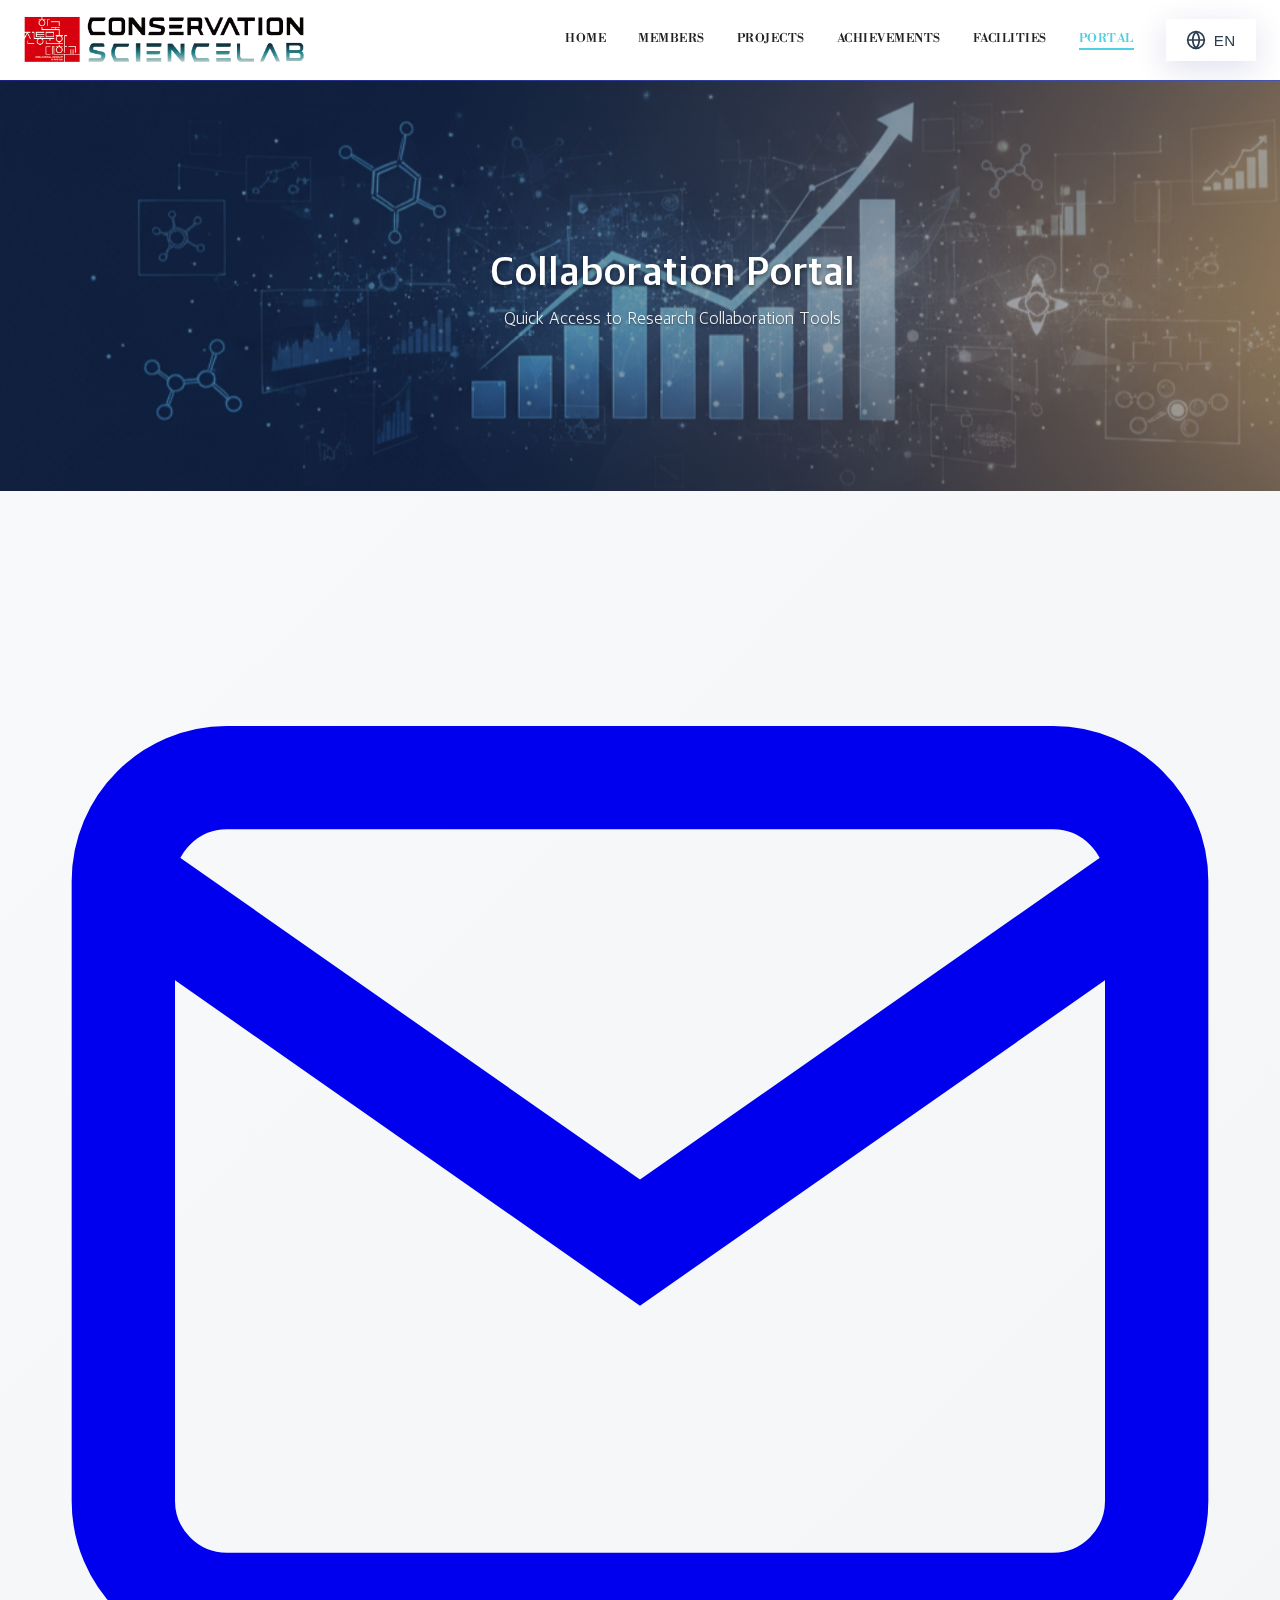
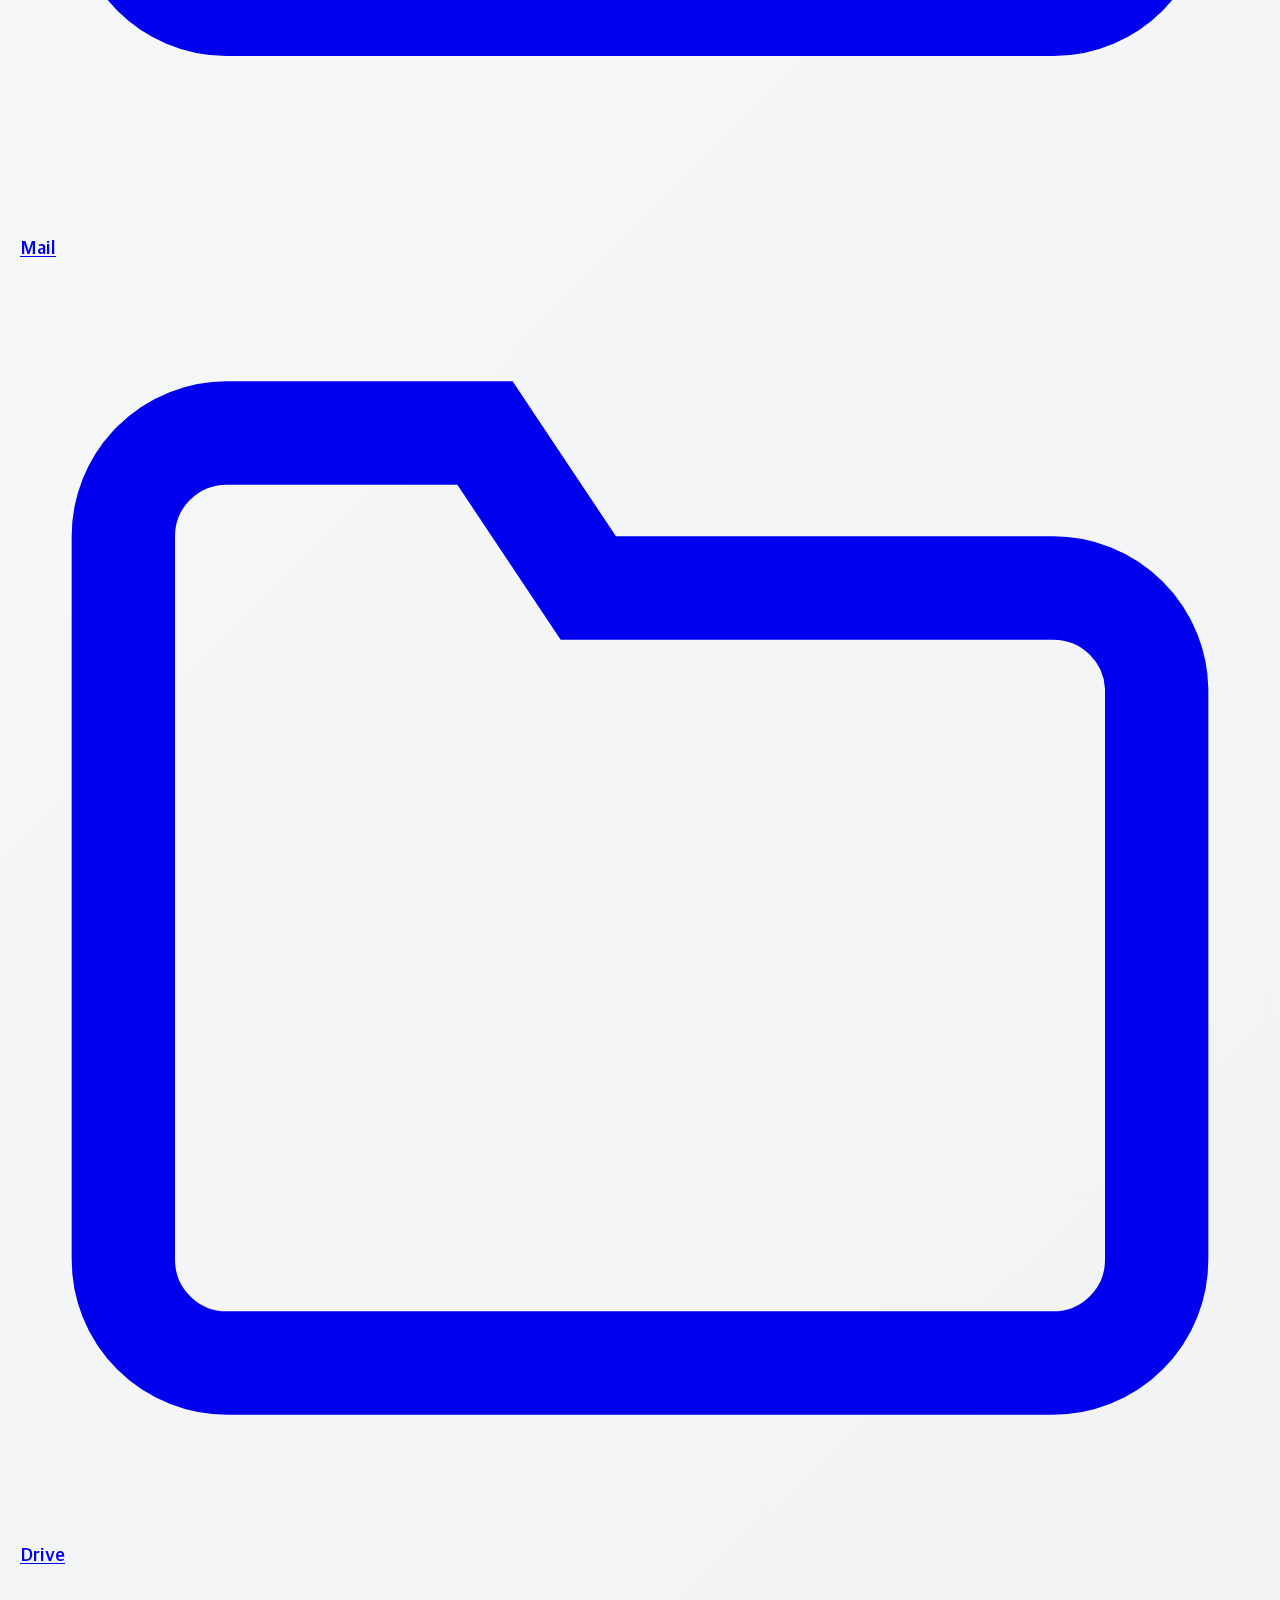
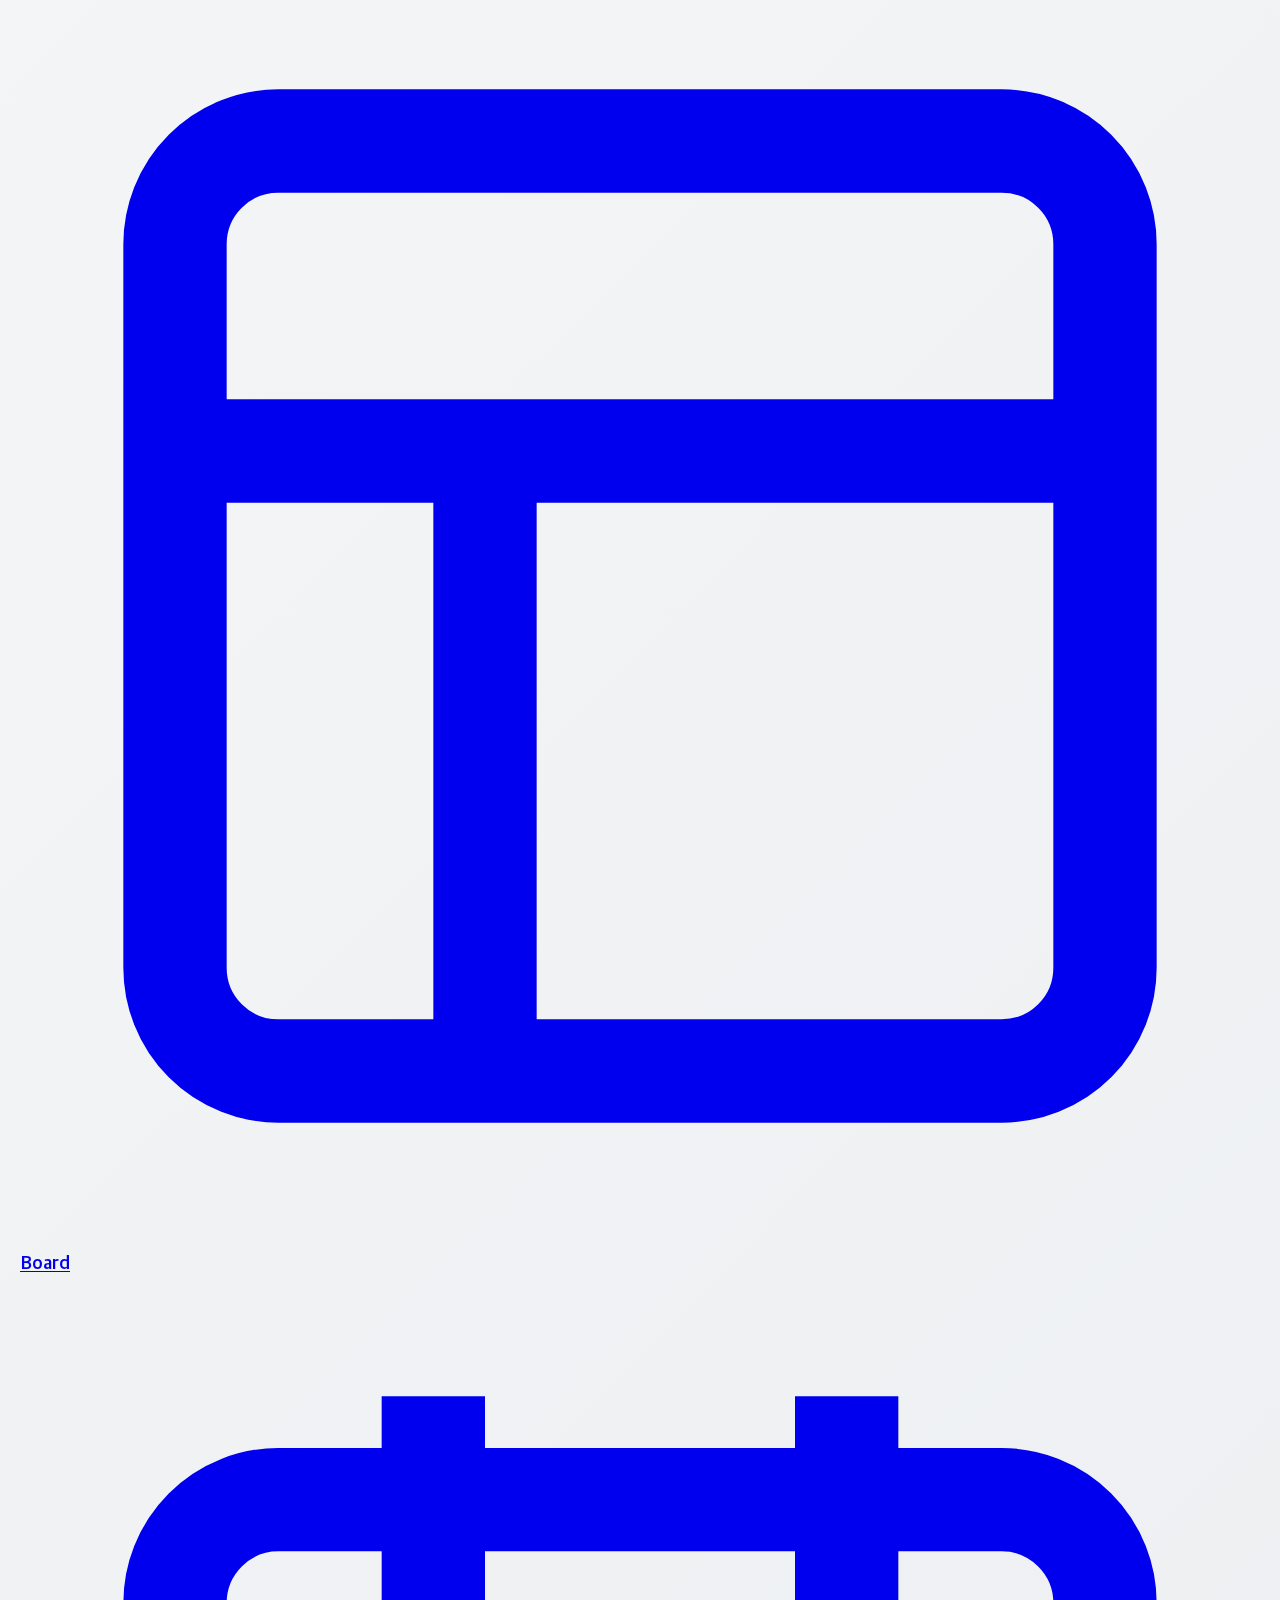
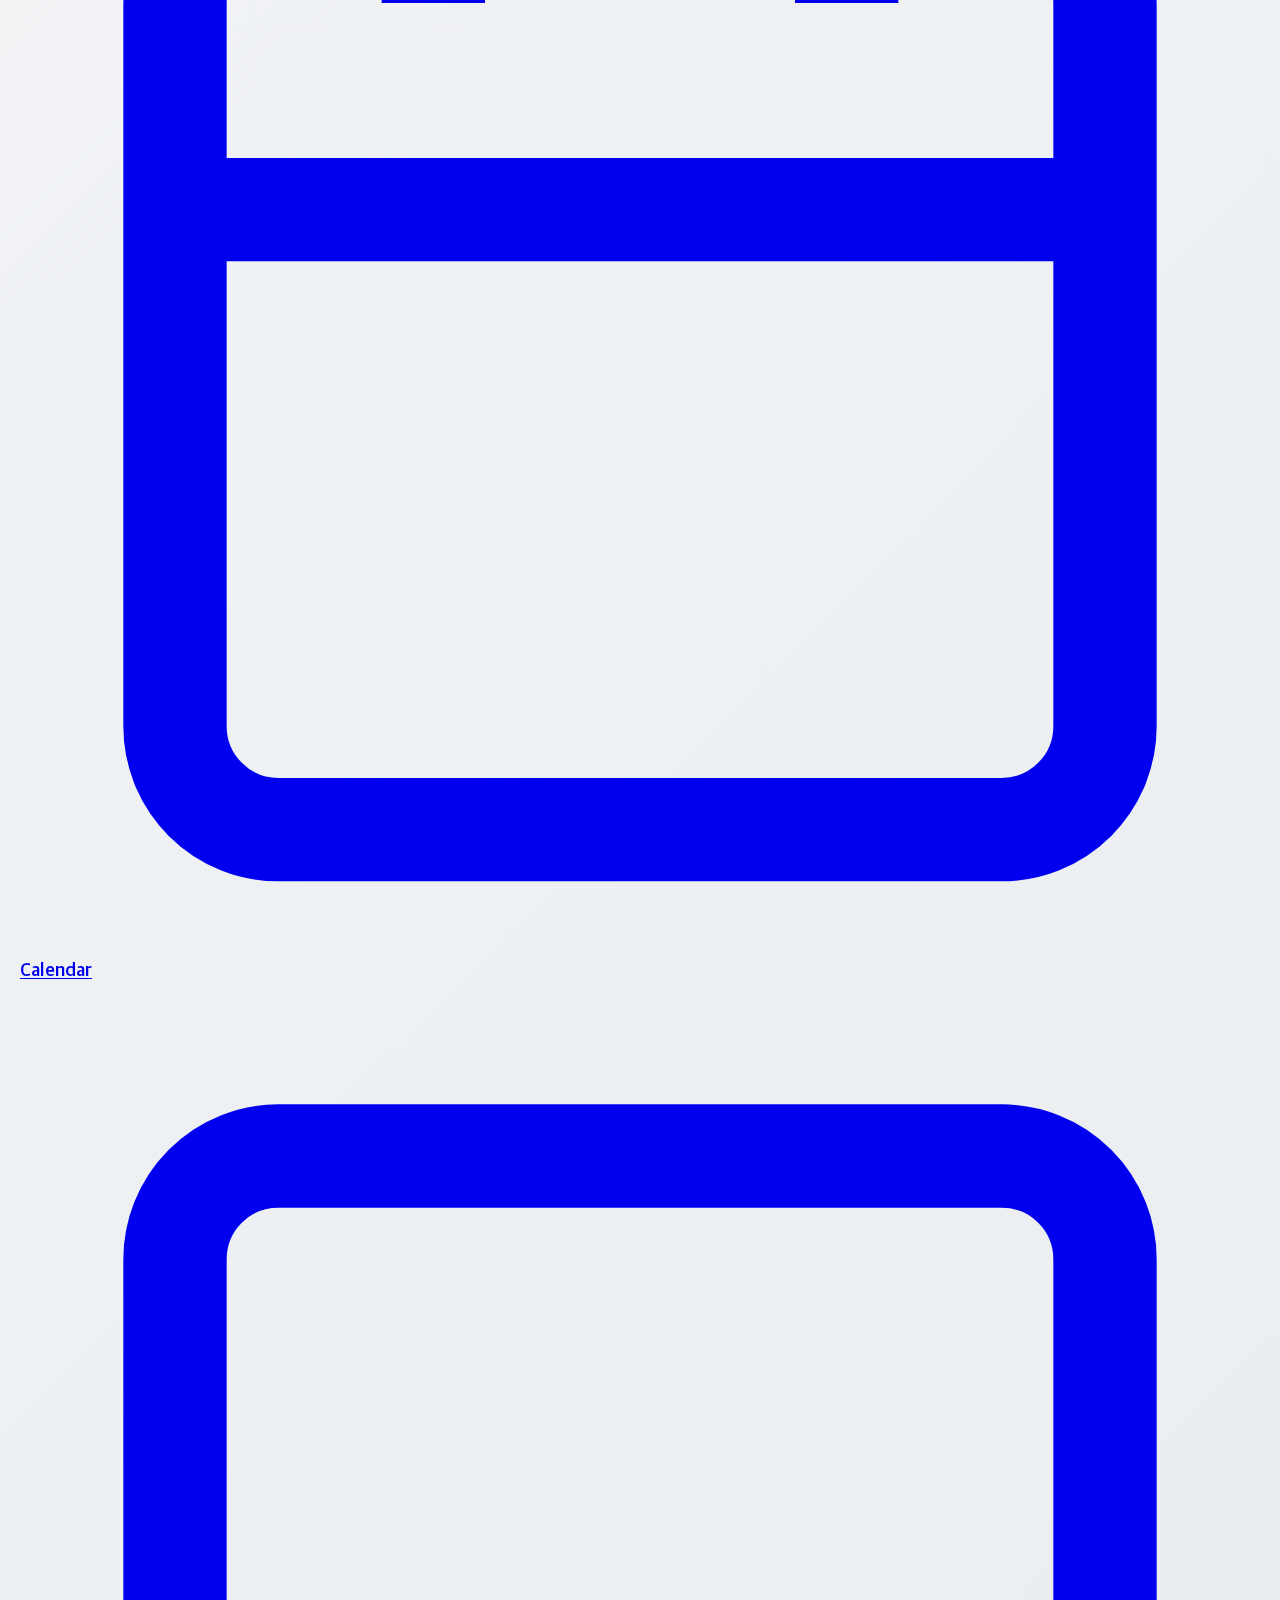
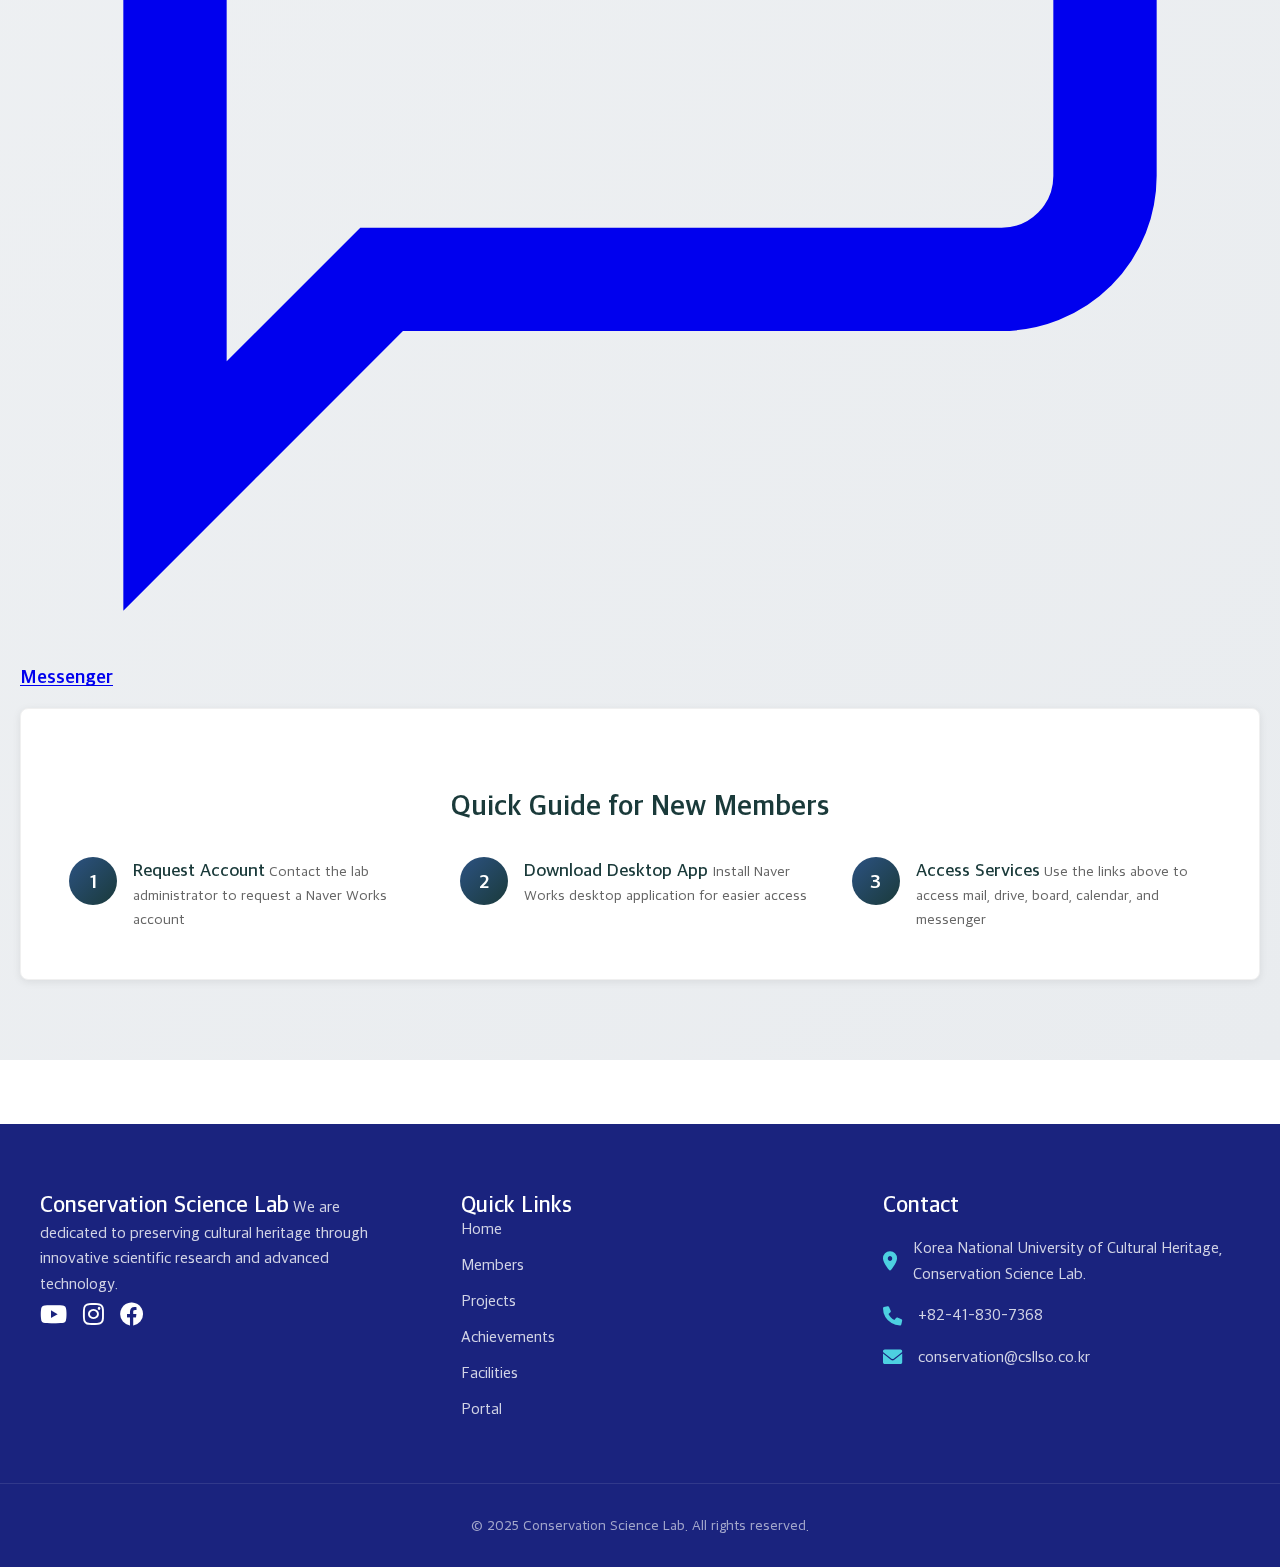
<file: portal.html>
<!DOCTYPE html>
<html lang="ko">
<head>
  <meta charset="UTF-8">
  <meta name="viewport" content="width=device-width, initial-scale=1.0">
  <title>포털 | 보존과학연구소 | 한국전통문화대학교</title>
  
  <!-- SEO Meta Tags -->
  <meta name="description" content="보존과학연구소 포털. 네이버웍스를 통한 메일, 드라이브, 게시판, 캘린더, 메신저 서비스에 빠르게 접속하세요.">
  <meta name="keywords" content="보존과학연구소, 포털, 네이버웍스, 메일, 드라이브, 게시판, 캘린더, 메신저">
  <meta name="robots" content="noindex, nofollow">
  <link rel="canonical" href="https://csllso.co.kr/portal.html">
  
  <!-- Favicon -->
  <link rel="icon" type="image/png" sizes="32x32" href="assets/CSL Image Logo.png">
  <link rel="icon" type="image/png" sizes="16x16" href="assets/CSL Image Logo.png">
  <link rel="apple-touch-icon" sizes="180x180" href="assets/CSL Image Logo.png">
  <link rel="shortcut icon" href="assets/CSL Image Logo.png">
  
  <link rel="stylesheet" href="styles/common.css">
  <link rel="stylesheet" href="styles/portal.css">
</head>
<body>
  <header>
    <nav class="navbar">
      <div class="logo" style="display:flex;align-items:center;gap:12px;">
        <img src="assets/CSL Banner Logo.png" alt="CSL Banner Logo" style="height:48px;width:auto;display:block;" />
      </div>
      <ul class="nav-links">
        <li><a href="index.html">
          <svg class="nav-icon" width="20" height="20" viewBox="0 0 24 24" fill="none" stroke="currentColor" stroke-width="2" stroke-linecap="round" stroke-linejoin="round"><path d="M3 9l9-7 9 7v11a2 2 0 0 1-2 2H5a2 2 0 0 1-2-2z"></path><polyline points="9 22 9 12 15 12 15 22"></polyline></svg>
          <span class="nav-text lang lang-en">HOME</span>
          <span class="nav-text lang lang-ko" style="display:none;">홈</span>
        </a></li>
        <li class="nav-dropdown">
          <a href="members.html">
            <svg class="nav-icon" width="20" height="20" viewBox="0 0 24 24" fill="none" stroke="currentColor" stroke-width="2" stroke-linecap="round" stroke-linejoin="round"><path d="M17 21v-2a4 4 0 0 0-4-4H5a4 4 0 0 0-4 4v2"></path><circle cx="9" cy="7" r="4"></circle><path d="M23 21v-2a4 4 0 0 0-3-3.87"></path><path d="M16 3.13a4 4 0 0 1 0 7.75"></path></svg>
            <span class="nav-text lang lang-en">MEMBERS</span>
            <span class="nav-text lang lang-ko" style="display:none;">연구진</span>
          </a>
          <div class="nav-dropdown-content">
            <a href="members.html#researchers" class="nav-member-filter">
              <span class="lang lang-en">Researchers</span>
              <span class="lang lang-ko" style="display:none;">연구원</span>
            </a>
            <a href="members.html#alumni" class="nav-member-filter">
              <span class="lang lang-en">Alumni</span>
              <span class="lang lang-ko" style="display:none;">보존과학연구소 식구들</span>
            </a>
          </div>
        </li>
        <li class="nav-dropdown">
          <a href="projects.html">
            <svg class="nav-icon" width="20" height="20" viewBox="0 0 24 24" fill="none" stroke="currentColor" stroke-width="2" stroke-linecap="round" stroke-linejoin="round"><rect x="2" y="7" width="20" height="14" rx="2" ry="2"></rect><path d="M16 21V5a2 2 0 0 0-2-2h-4a2 2 0 0 0-2 2v16"></path></svg>
            <span class="nav-text lang lang-en">PROJECTS</span>
            <span class="nav-text lang lang-ko" style="display:none;">프로젝트</span>
          </a>
          <div class="nav-dropdown-content">
            <a href="projects.html?category=excavated-conservation" class="nav-project-filter" data-category="excavated-conservation">
              <span class="lang lang-en">Cultural Heritage Conservation</span>
              <span class="lang lang-ko" style="display:none;">문화유산 보존처리</span>
            </a>
            <a href="projects.html?category=site-investigation" class="nav-project-filter" data-category="site-investigation">
              <span class="lang lang-en">Site Survey & Manufacturing Analysis</span>
              <span class="lang lang-ko" style="display:none;">문화유산 현장 조사 및 제작기법 분석</span>
            </a>
            <a href="projects.html?category=designation-research" class="nav-project-filter" data-category="designation-research">
              <span class="lang lang-en">Heritage Designation Research</span>
              <span class="lang lang-ko" style="display:none;">국가유산 지정 연구</span>
            </a>
            <a href="projects.html?category=preservation-research" class="nav-project-filter" data-category="preservation-research">
              <span class="lang lang-en">Preservation Strategy Research</span>
              <span class="lang lang-ko" style="display:none;">보존환경·기술 연구</span>
            </a>
            <a href="projects.html?category=restoration-research" class="nav-project-filter" data-category="restoration-research">
              <span class="lang lang-en">Cultural Heritage Restoration Research</span>
              <span class="lang lang-ko" style="display:none;">문화유산 보존 복원 연구</span>
            </a>
          </div>
        </li>
        <li class="nav-dropdown">
          <a href="achievements.html">
            <svg class="nav-icon" width="20" height="20" viewBox="0 0 24 24" fill="none" stroke="currentColor" stroke-width="2" stroke-linecap="round" stroke-linejoin="round"><circle cx="12" cy="8" r="7"></circle><polyline points="8.21 13.89 7 23 12 20 17 23 15.79 13.88"></polyline></svg>
            <span class="nav-text lang lang-en">ACHIEVEMENTS</span>
            <span class="nav-text lang lang-ko" style="display:none;">연구성과</span>
          </a>
          <div class="nav-dropdown-content">
            <a href="achievements.html?filter=publication" class="nav-achievement-filter" data-filter="publication">
              <span class="lang lang-en">Publications</span>
              <span class="lang lang-ko" style="display:none;">논문</span>
            </a>
            <a href="achievements.html?filter=conference" class="nav-achievement-filter" data-filter="conference">
              <span class="lang lang-en">Conferences</span>
              <span class="lang lang-ko" style="display:none;">학술발표</span>
            </a>
            <a href="achievements.html?filter=patent" class="nav-achievement-filter" data-filter="patent">
              <span class="lang lang-en">Patents</span>
              <span class="lang lang-ko" style="display:none;">특허</span>
            </a>
            <a href="achievements.html?filter=award" class="nav-achievement-filter" data-filter="award">
              <span class="lang lang-en">Awards</span>
              <span class="lang lang-ko" style="display:none;">수상</span>
            </a>
          </div>
        </li>
        <li><a href="facilities.html">
          <svg class="nav-icon" width="20" height="20" viewBox="0 0 24 24" fill="none" stroke="currentColor" stroke-width="2" stroke-linecap="round" stroke-linejoin="round"><path d="M21 16V8a2 2 0 0 0-1-1.73l-7-4a2 2 0 0 0-2 0l-7 4A2 2 0 0 0 3 8v8a2 2 0 0 0 1 1.73l7 4a2 2 0 0 0 2 0l7-4A2 2 0 0 0 21 16z"></path><polyline points="3.27 6.96 12 12.01 20.73 6.96"></polyline><line x1="12" y1="22.08" x2="12" y2="12"></line></svg>
          <span class="nav-text lang lang-en">FACILITIES</span>
          <span class="nav-text lang lang-ko" style="display:none;">시설장비</span>
        </a></li>
        <li><a href="portal.html" class="active">
          <svg class="nav-icon" width="20" height="20" viewBox="0 0 24 24" fill="none" stroke="currentColor" stroke-width="2" stroke-linecap="round" stroke-linejoin="round"><rect x="3" y="3" width="7" height="9"></rect><rect x="14" y="3" width="7" height="5"></rect><rect x="14" y="12" width="7" height="9"></rect><rect x="3" y="16" width="7" height="5"></rect></svg>
          <span class="nav-text lang lang-en">PORTAL</span>
          <span class="nav-text lang lang-ko" style="display:none;">포털</span>
        </a></li>
      </ul>
      <div class="lang-switcher">
        <button id="langToggle" class="lang-globe-btn" aria-label="Change Language">
          <svg xmlns="http://www.w3.org/2000/svg" width="24" height="24" viewBox="0 0 24 24" fill="none" stroke="currentColor" stroke-width="2" stroke-linecap="round" stroke-linejoin="round">
            <circle cx="12" cy="12" r="10"></circle>
            <line x1="2" y1="12" x2="22" y2="12"></line>
            <path d="M12 2a15.3 15.3 0 0 1 4 10 15.3 15.3 0 0 1-4 10 15.3 15.3 0 0 1-4-10 15.3 15.3 0 0 1 4-10z"></path>
          </svg>
          <span class="lang-text current-lang">EN</span>
        </button>
        <div id="langDropdown" class="lang-dropdown">
          <button id="lang-en" class="lang-option active" data-lang="en">
            <span class="lang-name">English</span>
            <span class="lang-code">EN</span>
          </button>
          <button id="lang-ko" class="lang-option" data-lang="ko">
            <span class="lang-name">한국어</span>
            <span class="lang-code">KR</span>
          </button>
        </div>
      </div>
    </nav>
  </header>

  <main>
    <!-- Page Banner -->
    <section class="page-banner">
      <div class="page-banner-background">
        <img src="assets/banners/achievements-banner.png" alt="Portal Banner" class="page-banner-image">
        <div class="page-banner-overlay"></div>
      </div>
      <div class="page-banner-content">
        <h1 class="page-banner-title">
          <span class="lang lang-en">Collaboration Portal</span>
          <span class="lang lang-ko" style="display:none;">포털</span>
        </h1>
        <p class="page-banner-subtitle">
          <span class="lang lang-en">Quick Access to Research Collaboration Tools</span>
          <span class="lang lang-ko" style="display:none;">연구 협업 도구에 빠르게 접속하세요</span>
        </p>
      </div>
    </section>

    <!-- Portal Services Section -->
    <section class="portal-section">
      <div class="container">
        <div class="services-grid">
          <!-- Mail Service -->
          <a href="https://mail.worksmobile.com" target="_blank" rel="noopener noreferrer" class="service-card mail-card">
            <div class="service-icon">
              <svg xmlns="http://www.w3.org/2000/svg" viewBox="0 0 24 24" fill="none" stroke="currentColor" stroke-width="2">
                <path d="M4 4h16c1.1 0 2 .9 2 2v12c0 1.1-.9 2-2 2H4c-1.1 0-2-.9-2-2V6c0-1.1.9-2 2-2z"></path>
                <polyline points="22,6 12,13 2,6"></polyline>
              </svg>
            </div>
            <h3 class="service-title">
              <span class="lang lang-en">Mail</span>
              <span class="lang lang-ko" style="display:none;">메일</span>
            </h3>
          </a>

          <!-- Drive Service -->
          <a href="https://drive.worksmobile.com" target="_blank" rel="noopener noreferrer" class="service-card drive-card">
            <div class="service-icon">
              <svg xmlns="http://www.w3.org/2000/svg" viewBox="0 0 24 24" fill="none" stroke="currentColor" stroke-width="2">
                <path d="M22 19a2 2 0 0 1-2 2H4a2 2 0 0 1-2-2V5a2 2 0 0 1 2-2h5l2 3h9a2 2 0 0 1 2 2z"></path>
              </svg>
            </div>
            <h3 class="service-title">
              <span class="lang lang-en">Drive</span>
              <span class="lang lang-ko" style="display:none;">드라이브</span>
            </h3>
          </a>

          <!-- Board Service -->
          <a href="https://board.worksmobile.com" target="_blank" rel="noopener noreferrer" class="service-card board-card">
            <div class="service-icon">
              <svg xmlns="http://www.w3.org/2000/svg" viewBox="0 0 24 24" fill="none" stroke="currentColor" stroke-width="2">
                <rect x="3" y="3" width="18" height="18" rx="2" ry="2"></rect>
                <line x1="3" y1="9" x2="21" y2="9"></line>
                <line x1="9" y1="21" x2="9" y2="9"></line>
              </svg>
            </div>
            <h3 class="service-title">
              <span class="lang lang-en">Board</span>
              <span class="lang lang-ko" style="display:none;">게시판</span>
            </h3>
          </a>

          <!-- Calendar Service -->
          <a href="https://calendar.worksmobile.com" target="_blank" rel="noopener noreferrer" class="service-card calendar-card">
            <div class="service-icon">
              <svg xmlns="http://www.w3.org/2000/svg" viewBox="0 0 24 24" fill="none" stroke="currentColor" stroke-width="2">
                <rect x="3" y="4" width="18" height="18" rx="2" ry="2"></rect>
                <line x1="16" y1="2" x2="16" y2="6"></line>
                <line x1="8" y1="2" x2="8" y2="6"></line>
                <line x1="3" y1="10" x2="21" y2="10"></line>
              </svg>
            </div>
            <h3 class="service-title">
              <span class="lang lang-en">Calendar</span>
              <span class="lang lang-ko" style="display:none;">캘린더</span>
            </h3>

          </a>

          <!-- Messenger Service -->
          <a href="https://talk.worksmobile.com" target="_blank" rel="noopener noreferrer" class="service-card messenger-card">
            <div class="service-icon">
              <svg xmlns="http://www.w3.org/2000/svg" viewBox="0 0 24 24" fill="none" stroke="currentColor" stroke-width="2">
                <path d="M21 15a2 2 0 0 1-2 2H7l-4 4V5a2 2 0 0 1 2-2h14a2 2 0 0 1 2 2z"></path>
              </svg>
            </div>
            <h3 class="service-title">
              <span class="lang lang-en">Messenger</span>
              <span class="lang lang-ko" style="display:none;">메신저</span>
            </h3>
          </a>
        </div>

        <!-- Quick Guide Section -->
        <div class="guide-section">
          <h3 class="guide-title">
            <span class="lang lang-en">Quick Guide for New Members</span>
            <span class="lang lang-ko" style="display:none;">신규 연구원 가이드</span>
          </h3>
          <div class="guide-content">
            <div class="guide-item">
              <div class="guide-number">1</div>
              <div class="guide-text">
                <h4 class="lang lang-en">Request Account</h4>
                <h4 class="lang lang-ko" style="display:none;">계정 신청</h4>
                <p class="lang lang-en">Contact the lab administrator to request a Naver Works account</p>
                <p class="lang lang-ko" style="display:none;">연구소 관리자에게 네이버웍스 계정을 신청하세요</p>
              </div>
            </div>
            <div class="guide-item">
              <div class="guide-number">2</div>
              <div class="guide-text">
                <h4 class="lang lang-en">Download Desktop App</h4>
                <h4 class="lang lang-ko" style="display:none;">데스크톱 앱 다운로드</h4>
                <p class="lang lang-en">Install Naver Works desktop application for easier access</p>
                <p class="lang lang-ko" style="display:none;">편리한 접속을 위해 네이버웍스 데스크톱 앱을 설치하세요</p>
              </div>
            </div>
            <div class="guide-item">
              <div class="guide-number">3</div>
              <div class="guide-text">
                <h4 class="lang lang-en">Access Services</h4>
                <h4 class="lang lang-ko" style="display:none;">서비스 접속</h4>
                <p class="lang lang-en">Use the links above to access mail, drive, board, calendar, and messenger</p>
                <p class="lang lang-ko" style="display:none;">위 링크를 통해 메일, 드라이브, 게시판, 캘린더, 메신저에 접속하세요</p>
              </div>
            </div>
          </div>
        </div>
      </div>
    </section>
  </main>

  <footer class="footer">
    <div class="footer-content">
      <div class="footer-section">
        <h3 class="lang lang-en">Conservation Science Lab</h3>
        <h3 class="lang lang-ko" style="display:none;">보존과학연구소</h3>
        <p class="lang lang-en">We are dedicated to preserving cultural heritage through innovative scientific research and advanced technology.</p>
        <p class="lang lang-ko" style="display:none;">혁신적인 과학 연구와 첨단 기술을 통해 문화유산 보존에 힘쓰고 있습니다.</p>
        <div class="footer-social">
          <a href="#" aria-label="Lab YouTube Channel"><i class="fab fa-youtube"></i></a>
          <a href="https://www.instagram.com/knuh_csl/" target="_blank" rel="noopener noreferrer" aria-label="Lab Instagram"><i class="fab fa-instagram"></i></a>
          <a href="#" aria-label="Lab Facebook"><i class="fab fa-facebook"></i></a>
        </div>
      </div>
      
      <div class="footer-section">
        <h3 class="lang lang-en">Quick Links</h3>
        <h3 class="lang lang-ko" style="display:none;">바로가기</h3>
        <ul class="footer-links">
          <li><a href="index.html" class="lang lang-en">Home</a><a href="index.html" class="lang lang-ko" style="display:none;">홈</a></li>
          <li><a href="members.html" class="lang lang-en">Members</a><a href="members.html" class="lang lang-ko" style="display:none;">연구진</a></li>
          <li><a href="projects.html" class="lang lang-en">Projects</a><a href="projects.html" class="lang lang-ko" style="display:none;">연구과제</a></li>
          <li><a href="achievements.html" class="lang lang-en">Achievements</a><a href="achievements.html" class="lang lang-ko" style="display:none;">연구성과</a></li>
          <li><a href="facilities.html" class="lang lang-en">Facilities</a><a href="facilities.html" class="lang lang-ko" style="display:none;">연구시설</a></li>
          <li><a href="portal.html" class="lang lang-en">Portal</a><a href="portal.html" class="lang lang-ko" style="display:none;">포털</a></li>
        </ul>
      </div>

      <div class="footer-section">
        <h3 class="lang lang-en">Contact</h3>
        <h3 class="lang lang-ko" style="display:none;">연락처</h3>
        <div class="footer-contact-info">
          <p>
            <i class="fas fa-map-marker-alt"></i>
            <span class="lang lang-en">Korea National University of Cultural Heritage, Conservation Science Lab.</span>
            <span class="lang lang-ko" style="display:none;">한국전통문화대학교 보존과학연구소</span>
          </p>
          <p>
            <i class="fas fa-phone"></i>
            <span>+82-41-830-7368</span>
          </p>
          <p>
            <i class="fas fa-envelope"></i>
            <span>conservation@csllso.co.kr</span>
          </p>
        </div>
      </div>
    </div>

    <div class="footer-bottom">
      <p class="lang lang-en">&copy; 2025 Conservation Science Lab. All rights reserved.</p>
      <p class="lang lang-ko" style="display:none;">&copy; 2025 보존과학연구소. 모든 권리 보유.</p>
    </div>
  </footer>

  <!-- Font Awesome for icons -->
  <link rel="stylesheet" href="https://cdnjs.cloudflare.com/ajax/libs/font-awesome/6.0.0/css/all.min.css">
  <script src="common.js"></script>
</body>
</html>
</file>
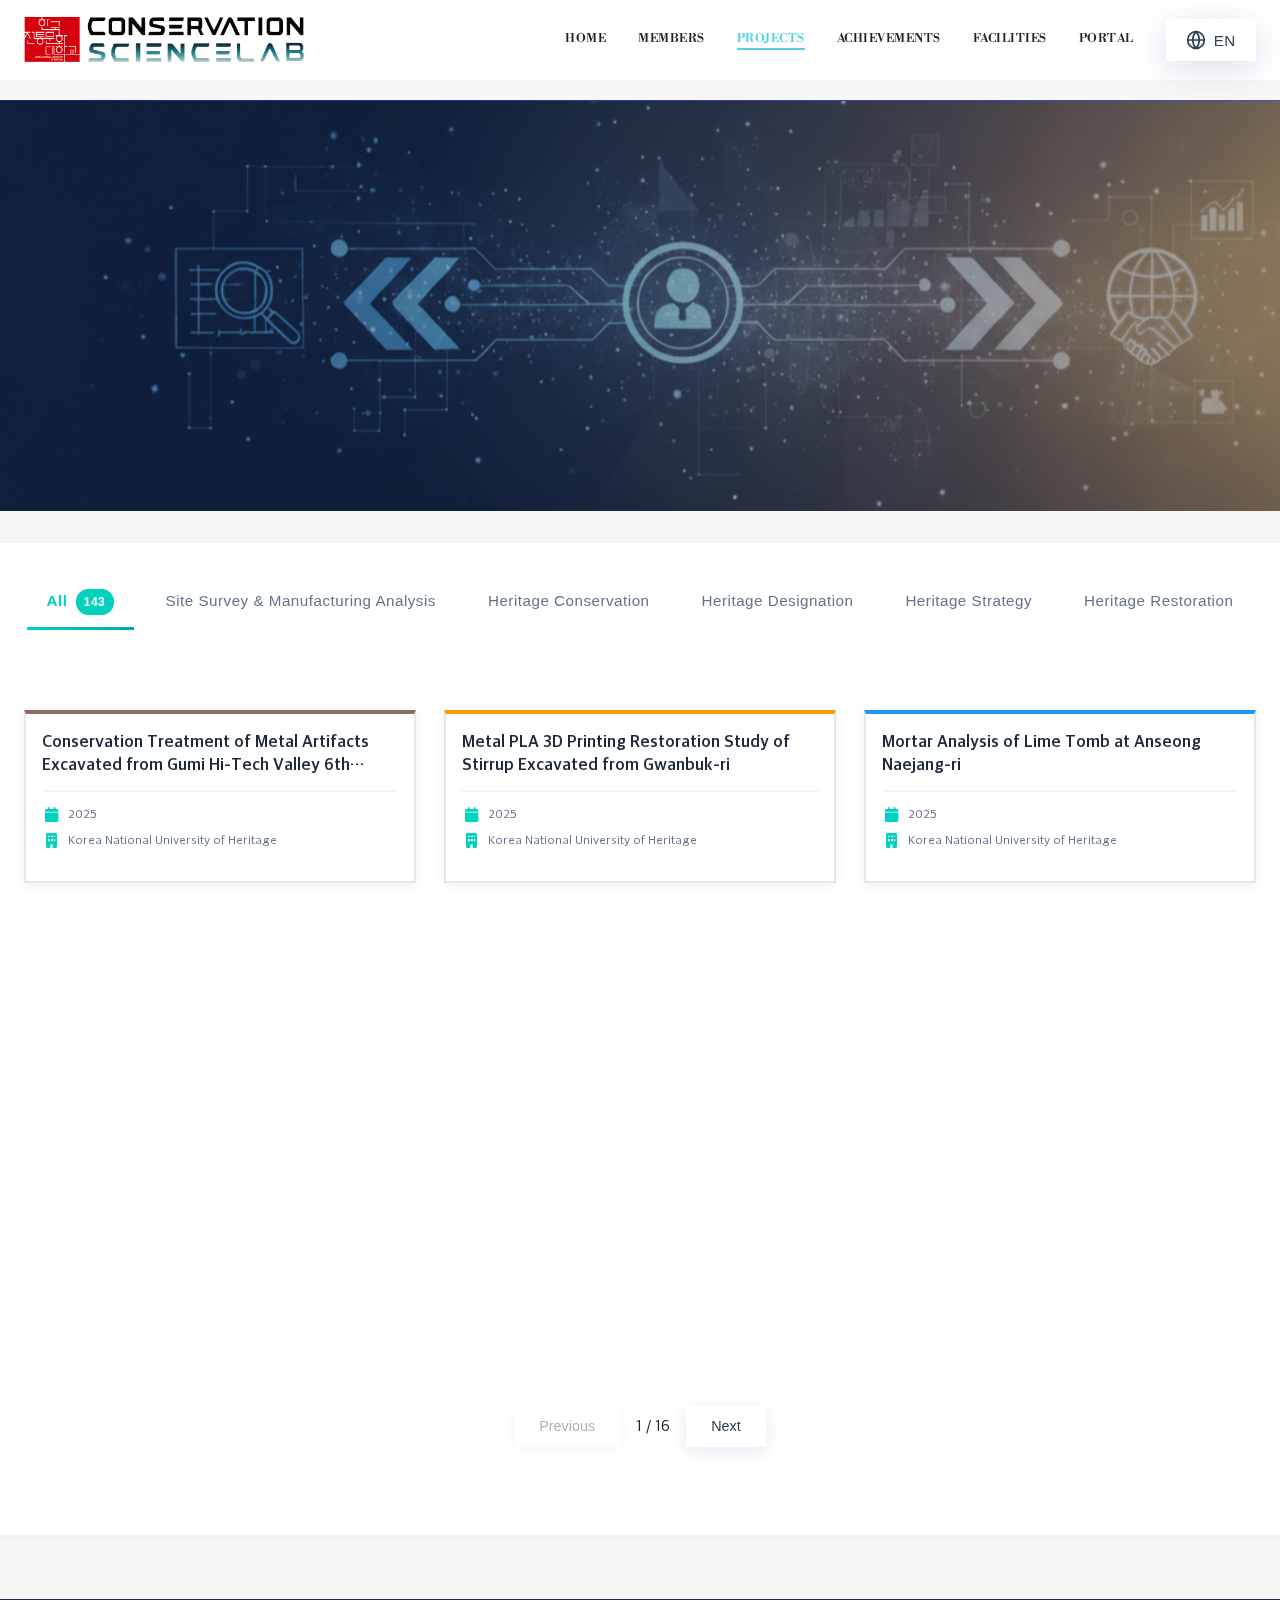
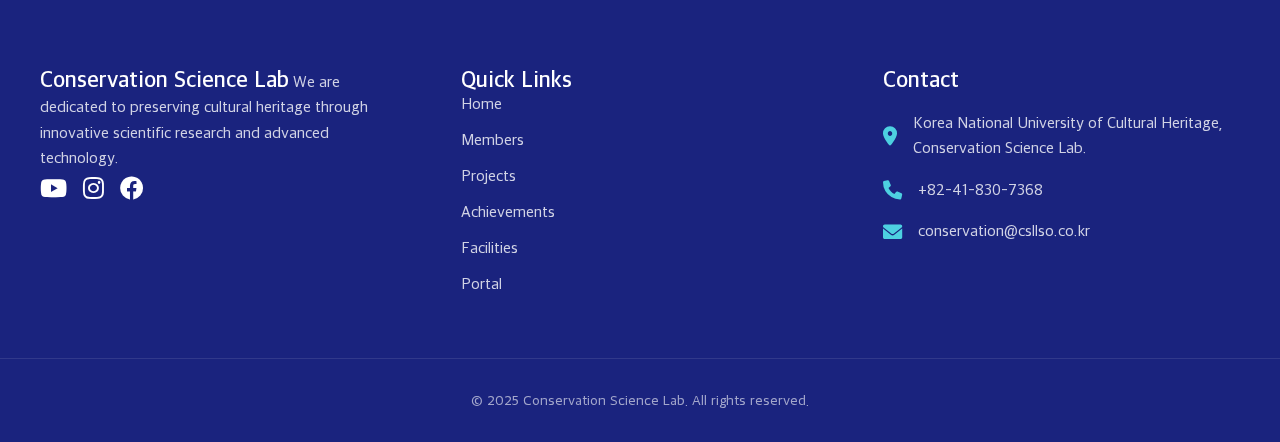
<file: projects.html>
<!DOCTYPE html>
<html lang="ko">
<head>
  <meta charset="UTF-8">
  <meta name="viewport" content="width=device-width, initial-scale=1.0">
  <title>연구 프로젝트 | 보존과학연구소 | 한국전통문화대학교</title>
  
  <!-- SEO Meta Tags -->
  <meta name="description" content="문화재 보존 및 문화유산 복원 연구 프로젝트. 문화재 과학적 분석, 금속문화재 보존처리, 무기재료 3D 프린팅, 문화유산 환경 및 복원재료 연구를 수행하는 보존과학연구소의 프로젝트를 소개합니다.">
  <meta name="keywords" content="문화재 보존, 문화유산 보존, 문화재 복원, 문화유산 복원, 문화유산 분석, 문화재 과학적 분석, 문화유산 보존처리, 금속문화재, 무기재료 3D 프린팅, 문화유산 환경, 문화유산 복원재료, 보존과학, 보존과학연구, 연구 프로젝트, 보존과학연구소">
  <meta name="robots" content="index, follow">
  <link rel="canonical" href="https://csllso.co.kr/projects.html">
  
  <!-- Open Graph -->
  <meta property="og:type" content="website">
  <meta property="og:url" content="https://csllso.co.kr/projects.html">
  <meta property="og:title" content="연구 프로젝트 | Conservation Science Lab">
  <meta property="og:description" content="문화재보존과학연구소의 주요 연구 프로젝트 소개">
  <meta property="og:image" content="https://csllso.co.kr/assets/CSL Image Logo.png">
  
  <!-- Favicon -->
  <link rel="icon" type="image/png" sizes="32x32" href="assets/CSL Image Logo.png">
  <link rel="icon" type="image/png" sizes="16x16" href="assets/CSL Image Logo.png">
  <link rel="apple-touch-icon" sizes="180x180" href="assets/CSL Image Logo.png">
  <link rel="shortcut icon" href="assets/CSL Image Logo.png">
  
  <link rel="stylesheet" href="styles/variables.css">
  <link rel="stylesheet" href="styles/common.css">
  <link rel="stylesheet" href="styles/projects.css">
</head>
<body>
  <header class="transparent-header">
    <nav class="navbar">
      <div class="logo">
        <img src="assets/CSL Banner Logo.png" alt="CSL Banner Logo" />
      </div>
      <ul class="nav-links">
        <li><a href="index.html">
          <svg class="nav-icon" width="20" height="20" viewBox="0 0 24 24" fill="none" stroke="currentColor" stroke-width="2" stroke-linecap="round" stroke-linejoin="round"><path d="M3 9l9-7 9 7v11a2 2 0 0 1-2 2H5a2 2 0 0 1-2-2z"></path><polyline points="9 22 9 12 15 12 15 22"></polyline></svg>
          <span class="nav-text lang lang-en">HOME</span>
          <span class="nav-text lang lang-ko" style="display:none;">홈</span>
        </a></li>
        <!-- History Page - Temporarily Disabled -->
        <!-- <li><a href="history.html">
          <svg class="nav-icon" width="20" height="20" viewBox="0 0 24 24" fill="none" stroke="currentColor" stroke-width="2" stroke-linecap="round" stroke-linejoin="round"><circle cx="12" cy="12" r="10"></circle><polyline points="12 6 12 12 16 14"></polyline></svg>
          <span class="nav-text lang lang-en">HISTORY</span>
          <span class="nav-text lang lang-ko" style="display:none;">연혁</span>
        </a></li> -->
        <li class="nav-dropdown">
          <a href="members.html">
            <svg class="nav-icon" width="20" height="20" viewBox="0 0 24 24" fill="none" stroke="currentColor" stroke-width="2" stroke-linecap="round" stroke-linejoin="round"><path d="M17 21v-2a4 4 0 0 0-4-4H5a4 4 0 0 0-4 4v2"></path><circle cx="9" cy="7" r="4"></circle><path d="M23 21v-2a4 4 0 0 0-3-3.87"></path><path d="M16 3.13a4 4 0 0 1 0 7.75"></path></svg>
            <span class="nav-text lang lang-en">MEMBERS</span>
            <span class="nav-text lang lang-ko" style="display:none;">연구진</span>
          </a>
          <div class="nav-dropdown-content">
            <a href="members.html#researchers" class="nav-member-filter">
              <span class="lang lang-en">Researchers</span>
              <span class="lang lang-ko" style="display:none;">연구원</span>
            </a>
            <a href="members.html#alumni" class="nav-member-filter">
              <span class="lang lang-en">Alumni</span>
              <span class="lang lang-ko" style="display:none;">보존과학연구소 식구들</span>
            </a>
          </div>
        </li>
        <li class="nav-dropdown">
          <a href="projects.html" class="active">
            <svg class="nav-icon" width="20" height="20" viewBox="0 0 24 24" fill="none" stroke="currentColor" stroke-width="2" stroke-linecap="round" stroke-linejoin="round"><rect x="2" y="7" width="20" height="14" rx="2" ry="2"></rect><path d="M16 21V5a2 2 0 0 0-2-2h-4a2 2 0 0 0-2 2v16"></path></svg>
            <span class="nav-text lang lang-en">PROJECTS</span>
            <span class="nav-text lang lang-ko" style="display:none;">프로젝트</span>
          </a>
          <div class="nav-dropdown-content">
            <a href="projects.html?category=excavated-conservation" class="nav-project-filter" data-category="excavated-conservation">
              <span class="lang lang-en">Cultural Heritage Conservation</span>
              <span class="lang lang-ko" style="display:none;">문화유산 보존처리</span>
            </a>
            <a href="projects.html?category=site-investigation" class="nav-project-filter" data-category="site-investigation">
              <span class="lang lang-en">Site Survey & Manufacturing Analysis</span>
              <span class="lang lang-ko" style="display:none;">문화유산 현장 조사 및 제작기법 분석</span>
            </a>
            <a href="projects.html?category=designation-research" class="nav-project-filter" data-category="designation-research">
              <span class="lang lang-en">Heritage Designation Research</span>
              <span class="lang lang-ko" style="display:none;">국가유산 지정 연구</span>
            </a>
            <a href="projects.html?category=preservation-research" class="nav-project-filter" data-category="preservation-research">
              <span class="lang lang-en">Preservation Strategy Research</span>
              <span class="lang lang-ko" style="display:none;">보존환경·기술 연구</span>
            </a>
            <a href="projects.html?category=restoration-research" class="nav-project-filter" data-category="restoration-research">
              <span class="lang lang-en">Cultural Heritage Restoration Research</span>
              <span class="lang lang-ko" style="display:none;">문화유산 보존 복원 연구</span>
            </a>
          </div>
        </li>
        <li class="nav-dropdown">
          <a href="achievements.html">
            <svg class="nav-icon" width="20" height="20" viewBox="0 0 24 24" fill="none" stroke="currentColor" stroke-width="2" stroke-linecap="round" stroke-linejoin="round"><circle cx="12" cy="8" r="7"></circle><polyline points="8.21 13.89 7 23 12 20 17 23 15.79 13.88"></polyline></svg>
            <span class="nav-text lang lang-en">ACHIEVEMENTS</span>
            <span class="nav-text lang lang-ko" style="display:none;">연구성과</span>
          </a>
          <div class="nav-dropdown-content">
            <a href="achievements.html?filter=publication" class="nav-achievement-filter" data-filter="publication">
              <span class="lang lang-en">Publications</span>
              <span class="lang lang-ko" style="display:none;">논문</span>
            </a>
            <a href="achievements.html?filter=conference" class="nav-achievement-filter" data-filter="conference">
              <span class="lang lang-en">Conferences</span>
              <span class="lang lang-ko" style="display:none;">학술발표</span>
            </a>
            <a href="achievements.html?filter=patent" class="nav-achievement-filter" data-filter="patent">
              <span class="lang lang-en">Patents</span>
              <span class="lang lang-ko" style="display:none;">특허</span>
            </a>
            <a href="achievements.html?filter=award" class="nav-achievement-filter" data-filter="award">
              <span class="lang lang-en">Awards</span>
              <span class="lang lang-ko" style="display:none;">수상</span>
            </a>
          </div>
        </li>
        <li><a href="facilities.html">
          <svg class="nav-icon" width="20" height="20" viewBox="0 0 24 24" fill="none" stroke="currentColor" stroke-width="2" stroke-linecap="round" stroke-linejoin="round"><path d="M21 16V8a2 2 0 0 0-1-1.73l-7-4a2 2 0 0 0-2 0l-7 4A2 2 0 0 0 3 8v8a2 2 0 0 0 1 1.73l7 4a2 2 0 0 0 2 0l7-4A2 2 0 0 0 21 16z"></path><polyline points="3.27 6.96 12 12.01 20.73 6.96"></polyline><line x1="12" y1="22.08" x2="12" y2="12"></line></svg>
          <span class="nav-text lang lang-en">FACILITIES</span>
          <span class="nav-text lang lang-ko" style="display:none;">시설장비</span>
        </a></li>
        <li><a href="portal.html">
          <svg class="nav-icon" width="20" height="20" viewBox="0 0 24 24" fill="none" stroke="currentColor" stroke-width="2" stroke-linecap="round" stroke-linejoin="round"><rect x="3" y="3" width="7" height="9"></rect><rect x="14" y="3" width="7" height="5"></rect><rect x="14" y="12" width="7" height="9"></rect><rect x="3" y="16" width="7" height="5"></rect></svg>
          <span class="nav-text lang lang-en">PORTAL</span>
          <span class="nav-text lang lang-ko" style="display:none;">포털</span>
        </a></li>
        <!-- Gallery Page - Temporarily Disabled -->
        <!-- <li><a href="gallery.html">
          <svg class="nav-icon" width="20" height="20" viewBox="0 0 24 24" fill="none" stroke="currentColor" stroke-width="2" stroke-linecap="round" stroke-linejoin="round"><rect x="3" y="3" width="18" height="18" rx="2" ry="2"></rect><circle cx="8.5" cy="8.5" r="1.5"></circle><polyline points="21 15 16 10 5 21"></polyline></svg>
          <span class="nav-text lang lang-en">GALLERY</span>
          <span class="nav-text lang lang-ko" style="display:none;">갤러리</span>
        </a></li> -->
      </ul>
      <div class="lang-switcher">
        <button id="langToggle" class="lang-globe-btn" aria-label="Change Language">
          <svg xmlns="http://www.w3.org/2000/svg" width="24" height="24" viewBox="0 0 24 24" fill="none" stroke="currentColor" stroke-width="2" stroke-linecap="round" stroke-linejoin="round">
            <circle cx="12" cy="12" r="10"></circle>
            <line x1="2" y1="12" x2="22" y2="12"></line>
            <path d="M12 2a15.3 15.3 0 0 1 4 10 15.3 15.3 0 0 1-4 10 15.3 15.3 0 0 1-4-10 15.3 15.3 0 0 1 4-10z"></path>
          </svg>
          <span class="lang-text current-lang">EN</span>
        </button>
        <div id="langDropdown" class="lang-dropdown">
          <button id="lang-en" class="lang-option active" data-lang="en" aria-label="Switch to English">
            <span class="lang-name">English</span>
            <span class="lang-code">EN</span>
          </button>
          <button id="lang-ko" class="lang-option" data-lang="ko" aria-label="한국어로 전환">
            <span class="lang-name">한국어</span>
            <span class="lang-code">KR</span>
          </button>
        </div>
      </div>
    </nav>
  </header>

  <main style="padding-top: 100px; width: 100vw; max-width: none; margin-left: calc(-50vw + 50%); margin-right: calc(-50vw + 50%);">
    <!-- Page Banner -->
    <section class="page-banner">
      <div class="page-banner-background">
        <!-- 배너 이미지/영상을 추가하실 때 이 부분을 수정하세요 -->
        <!-- 이미지 사용 시: -->
        <img src="assets/banners/projects-banner.png" alt="Projects Banner" class="page-banner-image">
        
        <!-- 영상 사용 시: -->
        <!-- <video class="page-banner-video" autoplay muted loop playsinline>
          <source src="assets/banners/projects-banner.mp4" type="video/mp4">
          Your browser does not support the video tag.
        </video> -->
        
        <div class="page-banner-overlay"></div>
      </div>
      <div class="page-banner-content">
        <h1 class="page-banner-title">
          <span class="lang lang-en">Research Projects</span>
          <span class="lang lang-ko" style="display:none;">연구 프로젝트</span>
        </h1>
        <p class="page-banner-subtitle">
          <span class="lang lang-en">Advancing conservation science through innovation and collaboration</span>
          <span class="lang lang-ko" style="display:none;">혁신과 협력을 통해 보존과학을 발전시키는 연구</span>
        </p>
      </div>
    </section>

    <!-- Projects Section with Integrated Filters -->
    <section class="section projects-section">
      <div class="projects-filters">
        <div class="filter-group">
          <div class="filter-btns">
            <button class="filter-btn active" data-category="all">
              <span class="lang lang-en">All</span>
              <span class="lang lang-ko" style="display:none;">전체 프로젝트</span>
            </button>
            <button class="filter-btn" data-category="site-investigation">
              <span class="lang lang-en">Site Survey & Manufacturing Analysis</span>
              <span class="lang lang-ko" style="display:none;">문화유산 현장 조사 및 제작기법 분석</span>
            </button>
            <button class="filter-btn" data-category="excavated-conservation">
              <span class="lang lang-en">Heritage Conservation</span>
              <span class="lang lang-ko" style="display:none;">문화유산 보존처리</span>
            </button>
            <button class="filter-btn" data-category="designation-research">
              <span class="lang lang-en">Heritage Designation</span>
              <span class="lang lang-ko" style="display:none;">국가유산 지정 연구</span>
            </button>
            <button class="filter-btn" data-category="preservation-research">
              <span class="lang lang-en">Heritage Strategy</span>
              <span class="lang lang-ko" style="display:none;">보존환경·기술 연구</span>
            </button>
            <button class="filter-btn" data-category="restoration-research">
              <span class="lang lang-en">Heritage Restoration</span>
              <span class="lang lang-ko" style="display:none;">문화유산 보존 복원 연구</span>
            </button>
          </div>
        </div>
      </div>
      
      <!-- Dynamic Project Showcase -->
      <div class="projects-showcase" id="projectShowcase">
        <!-- Projects will be dynamically loaded here -->
      </div>
    </section>
  </main>

  <!-- Footer -->
  <footer class="footer">
    <div class="footer-content">
      <div class="footer-section">
        <h3 class="lang lang-en">Conservation Science Lab</h3>
        <h3 class="lang lang-ko" style="display:none;">보존과학연구소</h3>
        <p class="lang lang-en">We are dedicated to preserving cultural heritage through innovative scientific research and advanced technology.</p>
        <p class="lang lang-ko" style="display:none;">혁신적인 과학 연구와 첨단 기술을 통해 문화유산 보존에 힘쓰고 있습니다.</p>
        <div class="footer-social">
          <a href="#" aria-label="Lab YouTube Channel"><i class="fab fa-youtube"></i></a>
          <a href="https://www.instagram.com/knuh_csl/" target="_blank" rel="noopener noreferrer" aria-label="Lab Instagram"><i class="fab fa-instagram"></i></a>
          <a href="#" aria-label="Lab Facebook"><i class="fab fa-facebook"></i></a>
        </div>
      </div>
      
      <div class="footer-section">
        <h3 class="lang lang-en">Quick Links</h3>
        <h3 class="lang lang-ko" style="display:none;">바로가기</h3>
        <ul class="footer-links">
          <li><a href="index.html" class="lang lang-en">Home</a><a href="index.html" class="lang lang-ko" style="display:none;">홈</a></li>
          <li><a href="members.html" class="lang lang-en">Members</a><a href="members.html" class="lang lang-ko" style="display:none;">연구진</a></li>
          <li><a href="projects.html" class="lang lang-en">Projects</a><a href="projects.html" class="lang lang-ko" style="display:none;">연구과제</a></li>
          <li><a href="achievements.html" class="lang lang-en">Achievements</a><a href="achievements.html" class="lang lang-ko" style="display:none;">연구성과</a></li>
          <li><a href="facilities.html" class="lang lang-en">Facilities</a><a href="facilities.html" class="lang lang-ko" style="display:none;">연구시설</a></li>
          <li><a href="portal.html" class="lang lang-en">Portal</a><a href="portal.html" class="lang lang-ko" style="display:none;">포털</a></li>
        </ul>
      </div>

      <div class="footer-section">
        <h3 class="lang lang-en">Contact</h3>
        <h3 class="lang lang-ko" style="display:none;">연락처</h3>
        <div class="footer-contact-info">
          <p>
            <i class="fas fa-map-marker-alt"></i>
            <span class="lang lang-en">Korea National University of Cultural Heritage, Conservation Science Lab.</span>
            <span class="lang lang-ko" style="display:none;">한국전통문화대학교 보존과학연구소</span>
          </p>
          <p>
            <i class="fas fa-phone"></i>
            <span>+82-41-830-7368</span>
          </p>
          <p>
            <i class="fas fa-envelope"></i>
            <span>conservation@csllso.co.kr</span>
          </p>
        </div>
      </div>
    </div>

    <div class="footer-bottom">
      <p class="lang lang-en">&copy; 2025 Conservation Science Lab. All rights reserved.</p>
      <p class="lang lang-ko" style="display:none;">&copy; 2025 보존과학연구소. 모든 권리 보유.</p>
    </div>
  </footer>

  <!-- Font Awesome for icons -->
  <link rel="stylesheet" href="https://cdnjs.cloudflare.com/ajax/libs/font-awesome/6.0.0/css/all.min.css">
  <script src="common.js"></script>
  <script src="projects.js"></script>
</body>
</html>
</file>
<file: styles/common.css>
/* Common styles used across all pages */

/* Font Face Declarations */
@font-face {
  font-family: 'Apple SD Gothic Neo';
  src: url('../fonts/AppleSDGothicNeoUL.ttf') format('truetype');
  font-weight: 100;
  font-style: normal;
  font-display: swap;
}

@font-face {
  font-family: 'Apple SD Gothic Neo';
  src: url('../fonts/AppleSDGothicNeoT.ttf') format('truetype');
  font-weight: 200;
  font-style: normal;
  font-display: swap;
}

@font-face {
  font-family: 'Apple SD Gothic Neo';
  src: url('../fonts/AppleSDGothicNeoL.ttf') format('truetype');
  font-weight: 300;
  font-style: normal;
  font-display: swap;
}

@font-face {
  font-family: 'Apple SD Gothic Neo';
  src: url('../fonts/AppleSDGothicNeoR.ttf') format('truetype');
  font-weight: 400;
  font-style: normal;
  font-display: swap;
}

@font-face {
  font-family: 'Apple SD Gothic Neo';
  src: url('../fonts/AppleSDGothicNeoM.ttf') format('truetype');
  font-weight: 500;
  font-style: normal;
  font-display: swap;
}

@font-face {
  font-family: 'Apple SD Gothic Neo';
  src: url('../fonts/AppleSDGothicNeoSB.ttf') format('truetype');
  font-weight: 600;
  font-style: normal;
  font-display: swap;
}

@font-face {
  font-family: 'Apple SD Gothic Neo';
  src: url('../fonts/AppleSDGothicNeoB.ttf') format('truetype');
  font-weight: 700;
  font-style: normal;
  font-display: swap;
}

@font-face {
  font-family: 'Apple SD Gothic Neo';
  src: url('../fonts/AppleSDGothicNeoEB.ttf') format('truetype');
  font-weight: 800;
  font-style: normal;
  font-display: swap;
}

@font-face {
  font-family: 'Apple SD Gothic Neo';
  src: url('../fonts/AppleSDGothicNeoH.ttf') format('truetype');
  font-weight: 900;
  font-style: normal;
  font-display: swap;
}

/* Libre Bodoni Font */
@font-face {
  font-family: 'Libre Bodoni';
  src: url('../fonts/Libre_Bodoni/static/LibreBodoni-Regular.ttf') format('truetype');
  font-weight: 400;
  font-style: normal;
  font-display: swap;
}

@font-face {
  font-family: 'Libre Bodoni';
  src: url('../fonts/Libre_Bodoni/static/LibreBodoni-Medium.ttf') format('truetype');
  font-weight: 500;
  font-style: normal;
  font-display: swap;
}

@font-face {
  font-family: 'Libre Bodoni';
  src: url('../fonts/Libre_Bodoni/static/LibreBodoni-SemiBold.ttf') format('truetype');
  font-weight: 600;
  font-style: normal;
  font-display: swap;
}

@font-face {
  font-family: 'Libre Bodoni';
  src: url('../fonts/Libre_Bodoni/static/LibreBodoni-Bold.ttf') format('truetype');
  font-weight: 700;
  font-style: normal;
  font-display: swap;
}

/* Base styles */
html, body {
  margin: 0;
  padding: 0;
  overflow-x: hidden;
  max-width: 100%;
}

body {
  font-family: 'Apple SD Gothic Neo', -apple-system, BlinkMacSystemFont, 'Segoe UI', 'Helvetica Neue', Arial, sans-serif;
  background: var(--color-bg-light);
  color: var(--color-text-dark);
  scroll-behavior: smooth;
}

/* Header styles */
header.transparent-header {
  position: fixed;
  top: 0;
  left: 0;
  width: 100vw;
  z-index: 9999;
  background: rgba(255, 255, 255, 0.95);
  color: #222;
  transition: all 0.3s ease;
  transform: translateY(0);
}

header.transparent-header.hidden {
  transform: translateY(-100%);
}

header.transparent-header.scrolled {
  box-shadow: 0 2px 8px rgba(0,0,0,0.1);
}

header.transparent-header::before {
  display: none;
}

.navbar {
  display: grid;
  grid-template-columns: auto 1fr auto;
  align-items: center;
  gap: 2rem;
  max-width: 1300px;
  margin: 0 auto;
  padding: 1rem 1.5rem;
}

.logo {
  font-size: 1.5rem;
  font-weight: bold;
  letter-spacing: 1px;
  justify-self: start;
  display: flex;
  align-items: center;
  gap: 12px;
}

.logo img {
  height: 48px;
  width: auto;
  display: block;
  transition: height 0.3s ease;
}

.nav-links {
  list-style: none;
  display: flex;
  gap: 2rem;
  margin: 0;
  padding: 0;
  justify-content: flex-end;
}

.nav-links li a {
  color: #222;
  text-decoration: none;
  font-weight: 500;
  position: relative;
  padding-bottom: 4px;
  transition: color 0.3s ease;
  display: flex;
  align-items: center;
  gap: 0.5rem;
}

/* Apply Libre Bodoni to English navigation text */
.nav-links li a .lang-en,
.nav-text.lang-en {
  font-family: 'Libre Bodoni', serif;
  font-weight: 600;
  letter-spacing: 0.5px;
  font-size: 0.75rem;
}

.nav-links li a .nav-icon {
  display: none;
  flex-shrink: 0;
}

.nav-links li a::after {
  content: '';
  position: absolute;
  width: 0;
  height: 2px;
  bottom: 0;
  left: 0;
  background-color: #4DD0E1;
  transition: width 0.3s ease;
}

.nav-links li a:hover {
  color: #4DD0E1;
}

.nav-links li a:hover::after {
  width: 100%;
}

/* Active Navigation Link */
.nav-links li a.active {
  color: #4DD0E1;
  font-weight: 600;
}

.nav-links li a.active::after {
  width: 100%;
}

/* Navigation dropdown styles */
.nav-dropdown {
  position: relative;
}

.nav-dropdown-content {
  display: none;
  position: absolute;
  top: calc(100% + 8px);
  left: 0;
  background: #fff;
  min-width: 280px;
  max-width: 400px;
  box-shadow: 0 4px 20px rgba(26,35,126,0.15);
  border-radius: 0;
  z-index: 1000;
  border: 1px solid #e0e6ed;
  overflow: hidden;
}

.nav-dropdown-content.show {
  display: block;
}

.nav-achievement-filter {
  display: block;
  padding: 0.9rem 1.2rem;
  color: #1a237e;
  text-decoration: none;
  font-size: 0.9rem;
  font-weight: 500;
  transition: background-color 0.2s ease;
  border: none;
  width: 100%;
  text-align: left;
  white-space: normal;
  line-height: 1.4;
  word-wrap: break-word;
}

.nav-achievement-filter:hover {
  background: #f5f7fa;
  color: #3949ab;
}

.nav-achievement-filter.active {
  background: #1a237e;
  color: #fff;
}

.nav-member-filter {
  display: block;
  padding: 0.9rem 1.2rem;
  color: #1a237e;
  text-decoration: none;
  font-size: 0.9rem;
  font-weight: 500;
  transition: background-color 0.2s ease;
  border: none;
  width: 100%;
  text-align: left;
  white-space: normal;
  line-height: 1.4;
  word-wrap: break-word;
}

.nav-member-filter:hover {
  background: #f5f7fa;
  color: #3949ab;
}

.nav-project-filter {
  display: block;
  padding: 0.9rem 1.2rem;
  color: #1a237e;
  text-decoration: none;
  font-size: 0.9rem;
  font-weight: 500;
  transition: background-color 0.2s ease;
  border: none;
  width: 100%;
  text-align: left;
  white-space: normal;
  line-height: 1.4;
  word-wrap: break-word;
}

.nav-project-filter:hover {
  background: #f5f7fa;
  color: #3949ab;
}

/* Apply Libre Bodoni to dropdown menu English text */
.nav-project-filter .lang-en,
.nav-achievement-filter .lang-en,
.nav-member-filter .lang-en {
  font-family: 'Libre Bodoni', serif;
  font-weight: 500;
  letter-spacing: 0.3px;
  font-size: 0.9rem;
}

/* Language Switcher */
.lang-switcher {
  position: relative;
  justify-self: end;
}

.lang-globe-btn {
  /* Liquid Glass Base */
  background: rgba(255, 255, 255, 0.7);
  backdrop-filter: blur(20px) saturate(180%);
  -webkit-backdrop-filter: blur(20px) saturate(180%);
  border: 1px solid rgba(255, 255, 255, 0.3);
  box-shadow: 
    0 8px 32px 0 rgba(31, 38, 135, 0.15),
    inset 0 1px 1px 0 rgba(255, 255, 255, 0.5),
    0 1px 0 0 rgba(255, 255, 255, 0.25);
  
  color: #2c3e50;
  padding: 0.6rem 1.2rem;
  cursor: pointer;
  display: flex;
  align-items: center;
  gap: 0.5rem;
  font-size: 0.95rem;
  font-weight: 500;
  border-radius: 0;
  transition: all 0.4s cubic-bezier(0.25, 0.46, 0.45, 0.94);
  position: relative;
  overflow: hidden;
}

.lang-globe-btn::before {
  content: '';
  position: absolute;
  top: 0;
  left: -100%;
  width: 100%;
  height: 100%;
  background: linear-gradient(90deg, 
    transparent, 
    rgba(255, 255, 255, 0.4), 
    transparent
  );
  transition: left 0.5s ease;
}

.lang-globe-btn:hover::before {
  left: 100%;
}

.lang-globe-btn:hover {
  background: rgba(0, 210, 190, 0.15);
  backdrop-filter: blur(24px) saturate(200%);
  -webkit-backdrop-filter: blur(24px) saturate(200%);
  border-color: rgba(0, 210, 190, 0.5);
  box-shadow: 
    0 12px 48px 0 rgba(0, 210, 190, 0.25),
    inset 0 1px 1px 0 rgba(255, 255, 255, 0.6),
    0 2px 4px 0 rgba(0, 210, 190, 0.2);
  color: #00D2BE;
  transform: translateY(-2px) scale(1.02);
}

.lang-globe-btn svg {
  width: 20px;
  height: 20px;
  transition: transform 0.4s ease;
}

.lang-globe-btn:hover svg {
  transform: rotate(180deg);
}

.current-lang {
  font-weight: 600;
  letter-spacing: 0.5px;
  display: flex;
  align-items: center;
  gap: 0.5rem;
  font-size: 0.95rem;
  font-weight: 500;
  transition: all 0.3s ease;
  position: relative;
}

.lang-dropdown {
  position: absolute;
  top: calc(100% + 0.5rem);
  right: 0;
  
  /* Liquid Glass Effect */
  background: rgba(255, 255, 255, 0.85);
  backdrop-filter: blur(30px) saturate(180%);
  -webkit-backdrop-filter: blur(30px) saturate(180%);
  border: 1px solid rgba(255, 255, 255, 0.5);
  border-radius: 0;
  box-shadow: 
    0 16px 48px 0 rgba(31, 38, 135, 0.2),
    inset 0 1px 2px 0 rgba(255, 255, 255, 0.6),
    0 4px 12px 0 rgba(0, 123, 255, 0.1);
  
  min-width: 180px;
  padding: 0.75rem;
  display: none;
  z-index: 1500;
  overflow: hidden;
}

.lang-dropdown.show {
  display: block;
  animation: dropdownSlideIn 0.3s cubic-bezier(0.25, 0.46, 0.45, 0.94);
}

.lang-option {
  width: 100%;
  padding: 0.75rem 1rem;
  border: none;
  background: transparent;
  cursor: pointer;
  display: flex;
  align-items: center;
  justify-content: space-between;
  color: #2c3e50;
  font-size: 0.95rem;
  border-radius: 0;
  transition: all 0.3s cubic-bezier(0.25, 0.46, 0.45, 0.94);
  position: relative;
  overflow: hidden;
}

.lang-option::before {
  content: '';
  position: absolute;
  top: 0;
  left: 0;
  width: 100%;
  height: 100%;
  background: rgba(0, 210, 190, 0.05);
  transform: scaleX(0);
  transform-origin: left;
  transition: transform 0.3s ease;
  z-index: -1;
}

.lang-option:hover::before {
  transform: scaleX(1);
}

.lang-option:hover {
  background: rgba(0, 210, 190, 0.1);
  backdrop-filter: blur(10px);
  -webkit-backdrop-filter: blur(10px);
  color: #00D2BE;
  transform: translateX(4px);
  box-shadow: 
    inset 0 0 0 1px rgba(0, 210, 190, 0.2),
    0 2px 8px rgba(0, 210, 190, 0.1);
}

.lang-option.active {
  background: linear-gradient(135deg, 
    rgba(0, 210, 190, 0.15) 0%, 
    rgba(0, 170, 170, 0.15) 50%,
    rgba(0, 130, 150, 0.15) 100%
  );
  backdrop-filter: blur(15px);
  -webkit-backdrop-filter: blur(15px);
  color: #00D2BE;
  font-weight: 600;
  border: 1px solid rgba(0, 210, 190, 0.2);
  box-shadow: 
    inset 0 1px 1px 0 rgba(255, 255, 255, 0.3),
    0 2px 8px rgba(0, 210, 190, 0.15);
}

.lang-name {
  font-weight: 500;
  transition: font-weight 0.3s ease;
}

.lang-option.active .lang-name {
  font-weight: 600;
}

.lang-code {
  color: #5c6bc0;
  font-size: 0.85rem;
  padding: 0.2rem 0.5rem;
  background: rgba(92, 107, 192, 0.1);
  border-radius: 0;
  transition: all 0.3s ease;
}

.lang-option:hover .lang-code {
  background: rgba(0, 210, 190, 0.15);
  color: #00D2BE;
}

.lang-option.active .lang-code {
  background: rgba(0, 210, 190, 0.2);
  color: #00D2BE;
  font-weight: 600;
}

@keyframes fadeIn {
  from { opacity: 0; transform: translateY(-10px); }
  to { opacity: 1; transform: translateY(0); }
}

@keyframes dropdownSlideIn {
  from { 
    opacity: 0; 
    transform: translateY(-12px) scale(0.95);
  }
  to { 
    opacity: 1; 
    transform: translateY(0) scale(1);
  }
}

/* Mobile Navigation - Icon Only */
@media (max-width: 1002px) {
  .navbar {
    padding: 0.8rem 1rem;
    gap: 0.8rem;
    grid-template-columns: auto 1fr auto;
  }

  .logo img {
    height: clamp(28px, 4.5vw, 40px) !important;
  }

  .nav-links {
    gap: clamp(0.3rem, 1.5vw, 0.5rem);
    justify-content: flex-end;
  }
  
  .lang-switcher {
    justify-self: end;
    margin-right: 0;
    padding-right: 0;
  }
  
  .nav-links li {
    position: relative;
  }
  
  .nav-links li a {
    padding: clamp(0.4rem, 1.5vw, 0.6rem);
    padding-bottom: clamp(0.4rem, 1.5vw, 0.6rem);
    position: relative;
  }
  
  .nav-links li a .nav-icon {
    display: block;
    width: clamp(18px, 4vw, 22px);
    height: clamp(18px, 4vw, 22px);
  }
  
  .nav-links li a .nav-text {
    display: none !important;
  }
  
  .nav-links li a::after {
    display: none;
  }
  
  /* Tooltip for mobile icons */
  .nav-links li a::before {
    content: attr(data-tooltip);
    position: absolute;
    bottom: -35px;
    left: 50%;
    transform: translateX(-50%) scale(0.8);
    background: rgba(26, 35, 126, 0.95);
    color: white;
    padding: 0.4rem 0.8rem;
    border-radius: 0;
    font-size: 0.75rem;
    font-weight: 500;
    white-space: nowrap;
    opacity: 0;
    pointer-events: none;
    transition: all 0.3s cubic-bezier(0.25, 0.46, 0.45, 0.94);
    z-index: 1000;
    box-shadow: 0 4px 12px rgba(0, 0, 0, 0.15);
  }
  
  .nav-links li a:hover::before,
  .nav-links li a:active::before {
    opacity: 1;
    transform: translateX(-50%) scale(1);
    bottom: -40px;
  }
  
  /* Tooltip arrow */
  .nav-links li a:hover::after,
  .nav-links li a:active::after {
    content: '';
    position: absolute;
    bottom: -6px;
    left: 50%;
    transform: translateX(-50%);
    width: 0;
    height: 0;
    border-left: 5px solid transparent;
    border-right: 5px solid transparent;
    border-bottom: 6px solid rgba(26, 35, 126, 0.95);
    opacity: 1;
    z-index: 1000;
  }
  
  /* Dropdown?� 모바?�에???��? */
  .nav-dropdown-content {
    display: none !important;
  }
  
  /* ?�어 ?�택 버튼 - ?�이콘만 ?�시 */
  .lang-globe-btn {
    padding: clamp(0.4rem, 1.5vw, 0.6rem);
    padding-right: clamp(0.4rem, 1.5vw, 0.6rem);
    padding-left: clamp(0.4rem, 1.5vw, 0.6rem);
    min-width: auto;
    background: transparent;
    backdrop-filter: none;
    -webkit-backdrop-filter: none;
    border: none;
    box-shadow: none;
    border-radius: 0;
    margin-right: 0;
  }
  
  .lang-switcher {
    margin-right: 0;
  }
  
  .lang-globe-btn::before {
    display: none;
  }
  
  .lang-globe-btn:hover {
    background: transparent;
    backdrop-filter: none;
    -webkit-backdrop-filter: none;
    border: none;
    box-shadow: none;
    transform: none;
    color: #4DD0E1;
  }
  
  .lang-globe-btn:hover svg {
    transform: none;
  }
  
  .lang-globe-btn .lang-text,
  .lang-globe-btn .current-lang {
    display: none;
  }
  
  .lang-globe-btn svg {
    width: clamp(20px, 4.5vw, 24px);
    height: clamp(20px, 4.5vw, 24px);
    margin: 0;
  }
  
  /* 모바일에서는 드롭다운 숨김 */
  .lang-dropdown {
    display: none !important;
  }
  
  .lang-option {
    padding: 0.65rem 0.9rem;
    font-size: 0.9rem;
  }
  
  .lang-code {
    font-size: 0.8rem;
  }
}

/* ?��? 모바???�면 최적??*/
@media (max-width: 500px) {
  .navbar {
    padding: 0.6rem 0.8rem;
    gap: 0.5rem;
    grid-template-columns: auto 1fr auto;
  }

  .logo img {
    height: clamp(24px, 5.5vw, 36px) !important;
  }

  .nav-links {
    gap: clamp(0.2rem, 1vw, 0.3rem);
    justify-content: center;
  }
  
  .lang-switcher {
    justify-self: end;
    margin-right: 0;
    padding-right: 0;
  }
  
  .nav-links li a {
    padding: clamp(0.3rem, 1vw, 0.4rem);
    padding-bottom: clamp(0.3rem, 1vw, 0.4rem);
  }
  
  .nav-links li a .nav-icon {
    width: clamp(16px, 3.5vw, 18px);
    height: clamp(16px, 3.5vw, 18px);
  }
  
  .lang-globe-btn {
    padding: clamp(0.3rem, 1vw, 0.4rem);
    padding-right: clamp(0.3rem, 1vw, 0.4rem);
    padding-left: clamp(0.3rem, 1vw, 0.4rem);
    background: transparent;
    backdrop-filter: none;
    -webkit-backdrop-filter: none;
    border: none;
    box-shadow: none;
    border-radius: 0;
    margin-right: 0;
  }
  
  .lang-switcher {
    margin-right: 0;
  }
  
  .lang-globe-btn::before {
    display: none;
  }
  
  .lang-globe-btn:hover {
    background: transparent;
    backdrop-filter: none;
    -webkit-backdrop-filter: none;
    border: none;
    box-shadow: none;
    transform: none;
    color: #4DD0E1;
  }
  
  .lang-globe-btn:hover svg {
    transform: none;
  }
  
  .lang-globe-btn .lang-text,
  .lang-globe-btn .current-lang {
    display: none;
  }
  
  .lang-globe-btn svg {
    width: clamp(18px, 4vw, 20px);
    height: clamp(18px, 4vw, 20px);
  }
  
  /* 모바일에서는 드롭다운 숨김 */
  .lang-dropdown {
    display: none !important;
  }
}

/* Section styles */
.section {
  max-width: 1300px;
  margin: 2rem auto;
  padding: 1.5rem;
  background: #fff;
  border-radius: 0;
  box-shadow: 0 2px 12px rgba(0,0,0,0.04);
  opacity: 1;
  transform: translateY(0);
  transition: opacity 0.6s ease-out, transform 0.6s ease-out;
}

.section.visible {
  opacity: 1;
  transform: translateY(0);
}

/* Page Banner Styles */
.page-banner {
  background: linear-gradient(135deg, #f5f7fa 0%, #e8eaf6 100%);
  text-align: center;
  padding: 3rem 2rem;
  margin: 0;
  width: 100vw;
  max-width: none;
  border-radius: 0;
  margin-left: calc(-50vw + 50%);
  margin-right: calc(-50vw + 50%);
}

.page-banner-content {
  max-width: 800px;
  margin: 0 auto;
}

.page-title {
  font-size: 2.8rem;
  font-weight: 700;
  margin-bottom: 1rem;
  color: #1a237e;
  letter-spacing: -0.5px;
}

.page-subtitle {
  font-size: 1.2rem;
  color: #5c6bc0;
  line-height: 1.6;
  margin-bottom: 0;
}

/* Modal styles */
.modal {
  display: none;
  position: fixed;
  z-index: 9000;
  left: 0;
  top: 0;
  width: 100vw;
  height: 100vh;
  overflow: auto;
  background: rgba(0,0,0,0.4);
  backdrop-filter: blur(4px);
}

.modal-content {
  background: #fff;
  margin: auto;
  padding: 0;
  border-radius: 0;
  width: 85%;
  max-width: 720px;
  position: fixed;
  top: 50%;
  left: 50%;
  transform: translate(-50%, -50%);
  animation: modalFadeIn 0.3s ease-out;
  overflow: hidden;
  max-height: 90vh;
}

.close-btn {
  position: absolute;
  top: 1.2rem;
  right: 1.5rem;
  font-size: 1.8rem;
  color: #1a237e;
  cursor: pointer;
  background: none;
  border: none;
  padding: 0.5rem;
  line-height: 1;
  z-index: 10;
  opacity: 0.7;
  transition: opacity 0.2s;
}

.close-btn:hover {
  opacity: 1;
}

@keyframes modalFadeIn {
  from { 
    opacity: 0;
    transform: translate(-50%, -50%) scale(0.95);
  }
  to {
    opacity: 1;
    transform: translate(-50%, -50%) scale(1);
  }
}

/* Filter and Sorting Styles */
.sort-container {
  display: flex;
  align-items: center;
  gap: 1rem;
  margin: 1.5rem 0;
  justify-content: center;
}

.sort-container label {
  font-weight: 500;
  color: #1a237e;
  font-size: 0.95rem;
}

.sort-container select {
  padding: 0.5rem 1rem;
  border: 1px solid #e0e6ed;
  border-radius: 0;
  background: #fff;
  color: #1a237e;
  font-size: 0.95rem;
  cursor: pointer;
  transition: all 0.2s ease;
}

.sort-container select:focus {
  outline: none;
  border-color: #1a237e;
  box-shadow: 0 0 0 2px rgba(26, 35, 126, 0.1);
}

/* Tag styles */
.tag {
  display: inline-block;
  padding: 0.3rem 0.8rem;
  border-radius: 0;
  font-size: 0.85rem;
  font-weight: 500;
  background: #e8eaf6;
  color: #1a237e;
  margin-right: 0.5rem;
  margin-bottom: 0.5rem;
}

/* Page Banner Styles - Enhanced Responsive */
.page-banner {
  position: relative;
  /* ?�면 비율???�라 ?�적?�로 ?�이 조정 */
  height: clamp(200px, 25vh, 400px);
  display: flex;
  align-items: center;
  justify-content: center;
  overflow: hidden;
  background: linear-gradient(135deg, #1a237e 0%, #3949ab 50%, #5c6bc0 100%);
  transition: height 0.3s ease-out;
  width: 100%;
  max-width: 100%;
  margin-left: 0;
  margin-right: 0;
}

.page-banner.scrolled {
  height: clamp(120px, 15vh, 250px);
}

.page-banner-background {
  position: absolute;
  top: 0;
  left: 0;
  width: 100%;
  height: 100%;
  z-index: 1;
  transition: transform 0.3s ease-out;
}

.page-banner.scrolled .page-banner-background {
  transform: scale(1.05);
}

/* ?��?지/비디??반응??처리 - ?�면 비율???�라 최적??*/
.page-banner-image,
.page-banner-video {
  position: absolute;
  top: 50%;
  left: 50%;
  transform: translate(-50%, -50%);
  min-width: 100%;
  min-height: 100%;
  width: auto;
  height: auto;
  max-width: none;
  object-fit: cover;
  object-position: center center;
  filter: brightness(0.7);
  z-index: 1;
  transition: filter 0.3s ease-out, transform 0.3s ease-out;
  /* ?�능 최적??*/
  will-change: transform;
  backface-visibility: hidden;
  -webkit-backface-visibility: hidden;
}

/* 가�??�면 (?�?�드 ?�크�? */
@media (min-aspect-ratio: 16/9) {
  .page-banner-image,
  .page-banner-video {
    width: 100%;
    height: auto;
  }
}

/* ?�로 ?�면 (모바???�로 모드) */
@media (max-aspect-ratio: 9/16) {
  .page-banner-image,
  .page-banner-video {
    width: auto;
    height: 100%;
  }
}

/* 중간 비율 ?�면 (?�블�? ?�반 모니?? */
@media (min-aspect-ratio: 9/16) and (max-aspect-ratio: 16/9) {
  .page-banner-image,
  .page-banner-video {
    width: 100vw;
    height: 100%;
  }
}

/* ?�트???�?�드 ?�면 (21:9 ?�상) */
@media (min-aspect-ratio: 21/9) {
  .page-banner-image,
  .page-banner-video {
    width: 100%;
    height: auto;
    object-position: center center;
  }
}

/* ?�트?????�면 (매우 좁�? 모바?? */
@media (max-aspect-ratio: 1/2) {
  .page-banner-image,
  .page-banner-video {
    width: auto;
    height: 100%;
    object-position: center center;
  }
  
  .page-banner {
    height: clamp(100px, 20vh, 280px);
    padding: 1rem 0.8rem;
    margin-left: 0;
    margin-right: 0;
    width: 100%;
  }
  
  .page-banner-content {
    padding: 0 0.8rem;
    max-width: 95%;
    display: flex;
    flex-direction: column;
    justify-content: center;
    align-items: center;
    height: 100%;
  }
  
  .page-banner-title {
    font-size: clamp(0.9rem, 5vw, 1.8rem) !important;
    line-height: 1.2;
    margin: 0 0 0.5rem 0;
  }
  
  .page-banner-subtitle {
    font-size: clamp(0.75rem, 3.5vw, 0.9rem) !important;
    line-height: 1.3;
    margin: 0;
  }
}

.page-banner.scrolled .page-banner-image,
.page-banner.scrolled .page-banner-video {
  filter: brightness(0.5);
  transform: translate(-50%, -50%) scale(1.05);
}

.page-banner-overlay {
  position: absolute;
  top: 0;
  left: 0;
  width: 100%;
  height: 100%;
  background: rgba(26, 35, 126, 0.1);
  z-index: 2;
  transition: background 0.3s ease-out;
}

.page-banner.scrolled .page-banner-overlay {
  background: rgba(26, 35, 126, 0.15);
}

.page-banner-content {
  position: relative;
  z-index: 3;
  text-align: center;
  color: white;
  max-width: 800px;
  padding: 0 2rem;
  margin: auto;
  display: flex;
  flex-direction: column;
  justify-content: center;
  align-items: center;
  transition: transform 0.3s ease-out, opacity 0.3s ease-out;
}

.page-banner.scrolled .page-banner-content {
  transform: scale(0.9);
}

.page-banner-title {
  font-size: clamp(1.5rem, 4vw, 2.5rem);
  font-weight: 700;
  margin: 0 0 0.5rem 0;
  text-shadow: 0 2px 4px rgba(0,0,0,0.5);
  transition: font-size 0.3s ease-out;
}

.page-banner.scrolled .page-banner-title {
  font-size: clamp(1.2rem, 3.5vw, 2rem);
}

.page-banner-subtitle {
  font-size: clamp(0.9rem, 2vw, 1.1rem);
  opacity: 0.9;
  margin: 0;
  font-weight: 300;
  text-shadow: 0 1px 2px rgba(0,0,0,0.5);
  font-family: 'Apple SD Gothic Neo', -apple-system, BlinkMacSystemFont, sans-serif;
}

/* Page banner responsive styles */
@media (max-width: 768px) {
  /* Reduce top padding on mobile for all pages except home */
  main {
    padding-top: 20px !important;
  }
  
  .page-banner {
    height: clamp(140px, 18vh, 280px);
    padding: 1.5rem 1rem;
    margin-left: 0;
    margin-right: 0;
    width: 100%;
    max-width: 100%;
  }
  
  .page-banner.scrolled {
    height: clamp(90px, 10vh, 180px);
    padding: 1rem 0.8rem;
  }
  
  .page-banner-content {
    padding: 0 1rem;
    max-width: 95%;
    display: flex;
    flex-direction: column;
    justify-content: center;
    align-items: center;
    height: 100%;
  }
  
  .page-banner-title {
    font-size: clamp(1.2rem, 5vw, 2rem) !important;
    line-height: 1.3;
    margin: 0 0 0.8rem 0;
    word-break: keep-all;
  }
  
  .page-banner-subtitle {
    font-size: clamp(0.8rem, 3vw, 1rem) !important;
    line-height: 1.4;
    max-width: 95%;
    margin: 0;
    word-break: keep-all;
  }
  
  .logo img {
    height: clamp(26px, 4vw, 38px) !important;
  }
}

@media (max-width: 480px) {
  .page-banner {
    height: clamp(100px, 16vh, 220px);
    padding: 1rem 0.8rem;
    margin-left: 0;
    margin-right: 0;
    width: 100%;
    max-width: 100%;
  }
  
  .page-banner.scrolled {
    height: clamp(70px, 8vh, 140px);
    padding: 0.8rem 0.6rem;
  }
  
  .page-banner-content {
    padding: 0 0.8rem;
    max-width: 98%;
    display: flex;
    flex-direction: column;
    justify-content: center;
    align-items: center;
    height: 100%;
  }
  
  .page-banner-title {
    font-size: clamp(1rem, 6vw, 1.8rem) !important;
    line-height: 1.2;
    margin: 0 0 0.6rem 0;
    word-break: keep-all;
  }
  
  .page-banner-subtitle {
    font-size: clamp(0.75rem, 3.5vw, 0.9rem) !important;
    line-height: 1.3;
    max-width: 98%;
    margin: 0;
    word-break: keep-all;
  }
  
  .logo img {
    height: clamp(22px, 3.5vw, 32px) !important;
  }
}

/* Very small mobile screens (320px and below) */
@media (max-width: 320px) {
  .page-banner {
    height: clamp(70px, 12vh, 160px);
    padding: 0.6rem 0.5rem;
    margin-left: 0;
    margin-right: 0;
    width: 100%;
    max-width: 100%;
  }
  
  .page-banner.scrolled {
    height: clamp(50px, 6vh, 100px);
    padding: 0.4rem 0.3rem;
  }
  
  .page-banner-content {
    padding: 0 0.3rem;
    max-width: 99%;
    display: flex;
    flex-direction: column;
    justify-content: center;
    align-items: center;
    height: 100%;
  }
  
  .page-banner-title {
    font-size: clamp(0.8rem, 7vw, 1.3rem) !important;
    line-height: 1.1;
    margin: 0 0 0.3rem 0;
    word-break: keep-all;
  }
  
  .page-banner-subtitle {
    font-size: clamp(0.65rem, 4.5vw, 0.75rem) !important;
    line-height: 1.2;
    max-width: 100%;
    margin: 0;
    word-break: keep-all;
  }
  
  .logo img {
    height: clamp(18px, 3vw, 28px) !important;
  }
}

/* ?�면 ?�전 ?�??- 가�?모드 */
@media (max-height: 500px) and (orientation: landscape) {
  .page-banner {
    height: clamp(100px, 50vh, 200px);
  }
  
  .page-banner.scrolled {
    height: clamp(80px, 40vh, 150px);
  }
  
  .page-banner-title {
    margin-bottom: 0.25rem;
  }
  
  .page-banner-subtitle {
    display: none; /* 가�?모드?�서 공간 ?�약 */
  }
}

/* Footer Styles */
.footer {
  background: #1a237e;
  color: #fff;
  padding: 4rem 0 2rem;
  margin-top: 4rem;
}

.footer-content {
  max-width: 1200px;
  margin: 0 auto;
  padding: 0 2rem;
  display: grid;
  grid-template-columns: repeat(3, 1fr);
  gap: 4rem;
}

.footer-section h3 {
  font-size: 1.4rem;
  margin-bottom: 1.5rem;
  font-weight: 600;
  color: #fff;
}

.footer-section p {
  color: rgba(255, 255, 255, 0.8);
  line-height: 1.6;
  margin-bottom: 1.5rem;
}

.footer-social {
  display: flex;
  gap: 1rem;
}

.footer-social a {
  color: #fff;
  font-size: 1.5rem;
  transition: color 0.3s ease;
}

.footer-social a:hover {
  color: #4DD0E1;
}

.footer-links {
  list-style: none;
  padding: 0;
  margin: 0;
}

.footer-links li {
  margin-bottom: 1rem;
}

.footer-links a {
  color: rgba(255, 255, 255, 0.8);
  text-decoration: none;
  transition: color 0.3s ease;
}

.footer-links a:hover {
  color: #4DD0E1;
}

.footer-contact-info p {
  display: flex;
  align-items: center;
  gap: 1rem;
  margin-bottom: 1rem;
  color: rgba(255, 255, 255, 0.8);
}

.footer-contact-info i {
  font-size: 1.2rem;
  color: #4DD0E1;
}

.footer-bottom {
  margin-top: 3rem;
  padding-top: 2rem;
  border-top: 1px solid rgba(255, 255, 255, 0.1);
  text-align: center;
  color: rgba(255, 255, 255, 0.6);
  font-size: 0.9rem;
}

/* Utility classes */
.lang {
  transition: opacity 0.3s ease;
  /* Hide all language elements by default to prevent flashing */
  opacity: 0;
  visibility: hidden;
}

/* Show language elements after language is determined */
.lang.lang-visible {
  opacity: 1;
  visibility: visible;
}

/* Responsive design */
@media (max-width: 900px) {
  header.transparent-header {
    position: static;
    width: 100%;
    background: #fff;
    color: #1a237e;
    box-shadow: 0 2px 12px rgba(26,35,126,0.10);
    border-radius: 0;
    margin: 0 auto;
    max-width: 96vw;
    left: 0;
    right: 0;
    top: 0;
    backdrop-filter: none;
    transition: background 0.3s, color 0.3s;
  }
  
  .navbar {
    flex-direction: column;
    gap: 1rem;
    padding: 1rem 0.5rem;
  }
  
  .logo {
    color: #1a237e;
  }
  
  .nav-links li a {
    color: #1a237e;
  }
}

@media (max-width: 768px) {
  .page-title {
    font-size: 2.2rem;
  }
  
  .page-subtitle {
    font-size: 1.1rem;
  }
  
  .footer-content {
    grid-template-columns: 1fr;
    gap: 3rem;
  }
  
  .footer-section {
    text-align: center;
  }

  .footer-social {
    justify-content: center;
  }

  .footer-contact-info p {
    justify-content: center;
  }
  
  .modal-content {
    position: fixed;
    top: 50%;
    left: 50%;
    transform: translate(-50%, -50%);
    margin: 0;
    width: 100%;
    height: 100vh;
    border-radius: 0;
    max-height: 100vh;
  }
}

@media (max-width: 600px) {
  .navbar { 
    flex-direction: column; 
    gap: 1rem; 
  }
  
  .section { 
    padding: 1rem; 
  }
  
  .modal-content { 
    padding: 1rem; 
  }
  
  header.transparent-header {
    max-width: 98vw;
    border-radius: 0;
    padding: 0;
  }
}

@media (max-width: 480px) {
  .navbar {
    padding: 0.8rem 1rem;
  }
  
  .section {
    margin: 1rem auto;
    padding: 1rem;
  }
  
  .modal-content {
    position: fixed;
    top: 50%;
    left: 50%;
    transform: translate(-50%, -50%);
    margin: 0;
    width: 95%;
    max-width: none;
    max-height: 90vh;
    border-radius: 0;
  }
}

/* iPhone 최적??(iPhone 14, 13, 12 ?�리�? */
@media screen and (max-width: 428px) and (-webkit-device-pixel-ratio: 3) {
  body {
    font-size: 16px; /* iOS �?방�? */
    -webkit-text-size-adjust: 100%;
  }
  
  .header {
    padding: 0.5rem 1rem;
    backdrop-filter: blur(20px);
    -webkit-backdrop-filter: blur(20px);
  }
  
  .nav-menu {
    font-size: 0.9rem;
    gap: 0.5rem;
  }
  
  .nav-menu li a {
    padding: 0.7rem 1rem;
    border-radius: 0;
  }
  
  .page-banner-title {
    font-size: 2rem !important;
    line-height: 1.2;
  }
  
  .page-banner-subtitle {
    font-size: 1rem !important;
    line-height: 1.4;
  }
  
  .section {
    padding: 1rem 0.75rem;
    margin: 0.75rem auto;
  }
  
  /* ?�치 ?�역 최적??*/
  button, .filter-btn, .achievement-filter {
    min-height: 44px; /* iOS 권장 ?�치 ?�역 */
    padding: 0.75rem 1rem;
  }
  
  /* ?�크�?최적??*/
  .page-banner, .section {
    -webkit-overflow-scrolling: touch;
  }
}

/* 갤럭??S ?�리�?최적??(Galaxy S22, S23 ?? */
@media screen and (max-width: 412px) and (min-device-pixel-ratio: 2.5) {
  body {
    font-size: 16px;
    -webkit-text-size-adjust: 100%;
    -ms-text-size-adjust: 100%;
  }
  
  .header {
    padding: 0.5rem 1rem;
    box-shadow: 0 2px 20px rgba(0, 0, 0, 0.1);
  }
  
  .nav-menu {
    gap: 0.4rem;
    font-size: 0.85rem;
  }
  
  .page-banner-title {
    font-size: 1.8rem !important;
    margin-bottom: 0.5rem;
  }
  
  .page-banner-subtitle {
    font-size: 0.95rem !important;
    line-height: 1.5;
  }
  
  /* 그리???�이?�웃 최적??*/
  .grid, .showcase-grid, .gallery-grid {
    grid-template-columns: 1fr !important;
    gap: 1rem;
  }
  
  /* 카드 ?�이?�웃 조정 */
  .card, .project-card, .member-card {
    margin-bottom: 1rem;
    border-radius: 0;
  }
}

/* ?�형 모바??기기 (iPhone SE, Galaxy S Mini ?? */
@media screen and (max-width: 375px) {
  .header {
    padding: 0.4rem 0.8rem;
  }
  
  .logo img {
    height: clamp(20px, 3vw, 28px) !important;
  }
  
  .nav-menu {
    font-size: 0.8rem;
    gap: 0.3rem;
  }
  
  .nav-menu li a {
    padding: 0.6rem 0.8rem;
  }
  
  .page-banner {
    height: clamp(80px, 14vh, 180px);
    padding: 0.8rem 0.6rem;
    margin-left: calc(-50vw + 50%);
    margin-right: calc(-50vw + 50%);
  }
  
  .page-banner.scrolled {
    height: clamp(60px, 8vh, 120px);
    padding: 0.6rem 0.5rem;
  }
  
  .page-banner-content {
    padding: 0 0.5rem;
    max-width: 98%;
  }
  
  .page-banner-title {
    font-size: clamp(0.9rem, 6.5vw, 1.5rem) !important;
    line-height: 1.1;
    margin-bottom: 0.4rem;
    word-break: keep-all;
  }
  
  .page-banner-subtitle {
    font-size: clamp(0.7rem, 4vw, 0.8rem) !important;
    line-height: 1.2;
    max-width: 100%;
    margin: 0 auto;
    word-break: keep-all;
  }
  
  .section {
    padding: 0.8rem 0.6rem;
  }
  
  .filter-btn, .achievement-filter {
    font-size: 0.8rem;
    padding: 0.6rem 0.9rem;
  }
}

/* 가�?모드 최적??*/
@media screen and (max-height: 500px) and (orientation: landscape) {
  .page-banner {
    height: clamp(80px, 40vh, 150px);
    padding: 0.8rem 1rem;
    margin-left: calc(-50vw + 50%);
    margin-right: calc(-50vw + 50%);
  }
  
  .page-banner.scrolled {
    height: clamp(60px, 30vh, 120px);
    padding: 0.6rem 0.8rem;
  }
  
  .page-banner-content {
    padding: 0 1rem;
    max-width: 95%;
  }
  
  .page-banner-title {
    font-size: clamp(0.9rem, 4vw, 1.5rem) !important;
    margin-bottom: 0.25rem;
    line-height: 1.2;
  }
  
  .page-banner-subtitle {
    font-size: clamp(0.75rem, 2.5vw, 0.85rem) !important;
    line-height: 1.3;
  }
  
  .header {
    padding: 0.3rem 1rem;
  }
  
  main {
    padding-top: 60px !important;
  }
}

/* PWA 지??�??�전 ?�역 */
@supports (padding: max(0px)) {
  .header {
    padding-left: max(1rem, env(safe-area-inset-left));
    padding-right: max(1rem, env(safe-area-inset-right));
  }
  
  .section {
    padding-left: max(1rem, env(safe-area-inset-left));
    padding-right: max(1rem, env(safe-area-inset-right));
  }
  
  .footer {
    padding-bottom: max(2rem, env(safe-area-inset-bottom));
  }
}
</file>
<file: styles/achievements.css>
/* Achievements page specific styles */

/* Page Banner Height Override */
.page-banner {
  height: clamp(300px, 35vh, 500px) !important;
}

.page-banner.scrolled {
  height: clamp(150px, 20vh, 300px) !important;
}

/* Animation Classes - Members Page Style */
@keyframes fadeInUp {
  from {
    opacity: 0;
    transform: translateY(30px);
  }
  to {
    opacity: 1;
    transform: translateY(0);
  }
}

.animate-on-scroll {
  animation: fadeInUp 0.6s ease-out forwards;
  opacity: 0;
  transform: translateY(30px);
}

.animate-on-scroll.animate-in {
  opacity: 1;
  transform: translateY(0);
}

/* Navigation dropdown styles */
.nav-dropdown {
  position: relative;
}

.nav-dropdown-content {
  display: none;
  position: absolute;
  top: calc(100% + 8px);
  left: 0;
  background: #fff;
  min-width: 280px;
  max-width: 400px;
  box-shadow: 0 4px 20px rgba(26,35,126,0.15);
  border-radius: 0;
  z-index: 1000;
  border: 1px solid #e0e6ed;
  overflow: hidden;
}

.nav-dropdown:hover .nav-dropdown-content {
  display: block;
}

.nav-achievement-filter {
  display: block;
  padding: 0.9rem 1.2rem;
  color: #1a237e;
  text-decoration: none;
  font-size: 0.9rem;
  font-weight: 500;
  transition: background-color 0.2s ease;
  border: none;
  width: 100%;
  text-align: left;
  white-space: normal;
  line-height: 1.4;
  word-wrap: break-word;
}

.nav-achievement-filter:hover {
  background: #f5f7fa;
  color: #3949ab;
}

.nav-achievement-filter.active {
  background: #1a237e;
  color: #fff;
}

.nav-project-filter {
  display: block;
  padding: 0.9rem 1.2rem;
  color: #1a237e;
  text-decoration: none;
  font-size: 0.9rem;
  font-weight: 500;
  transition: background-color 0.2s ease;
  border: none;
  width: 100%;
  text-align: left;
  white-space: normal;
  line-height: 1.4;
  word-wrap: break-word;
}

.nav-project-filter:hover {
  background: #f5f7fa;
  color: #3949ab;
}

.nav-project-filter.active {
  background: #1a237e;
  color: #fff;
}

.nav-member-filter {
  display: block;
  padding: 0.9rem 1.2rem;
  color: #1a237e;
  text-decoration: none;
  font-size: 0.9rem;
  font-weight: 500;
  transition: background-color 0.2s ease;
  border: none;
  width: 100%;
  text-align: left;
  white-space: normal;
  line-height: 1.4;
  word-wrap: break-word;
}

.nav-member-filter:hover {
  background: #f5f7fa;
  color: #3949ab;
}

.nav-member-filter.active {
  background: #1a237e;
  color: #fff;
}

/* Apply Libre Bodoni to navigation English text */
.nav-links li a .lang-en,
.nav-text.lang-en,
.nav-project-filter .lang-en,
.nav-achievement-filter .lang-en,
.nav-member-filter .lang-en {
  font-family: 'Libre Bodoni', serif;
  font-weight: 600;
  letter-spacing: 0.5px;
  font-size: 0.75rem;
}

.nav-project-filter .lang-en,
.nav-achievement-filter .lang-en,
.nav-member-filter .lang-en {
  font-weight: 500;
  letter-spacing: 0.3px;
  font-size: 0.8rem;
}

.achievement-list {
  margin: 1.5rem 0;
  padding: 0;
  list-style: none;
  display: grid;
  grid-template-columns: repeat(auto-fit, minmax(280px, 1fr));
  gap: 1.5rem;
}

.achievement-list li {
  position: relative;
  margin: 0;
  background: #fff;
  border-radius: 0;
  padding: 1.5rem;
  box-shadow: 0 4px 16px rgba(26,35,126,0.08);
  display: flex;
  flex-direction: column;
  gap: 0.8rem;
  border: 1px solid #e0e6ed;
  transition: transform 0.2s, box-shadow 0.2s;
  min-height: 250px;
}

.achievement-list li:hover {
  transform: translateY(-4px);
  box-shadow: 0 8px 24px rgba(26,35,126,0.12);
}

.achievement-list li[data-type="publication"] {
  border-top: 4px solid #1a73e8;
}

.achievement-list li[data-type="conference"] {
  border-top: 4px solid #34a853;
}

.achievement-list li[data-type="patent"] {
  border-top: 4px solid #9c27b0;
}

.achievement-list li[data-type="award"] {
  border-top: 4px solid #fbbc04;
  display: grid;
  grid-template-columns: 1fr;
  gap: 1rem;
}

/* Patent Preparation Notice Styles */
.patent-preparation-notice {
  background: linear-gradient(135deg, #f5f7fa 0%, #ffffff 100%);
  border: 2px solid #00d2be;
  border-radius: 12px;
  padding: 3rem 2rem;
  text-align: center;
  max-width: 600px;
  margin: 2rem auto;
  box-shadow: 0 8px 24px rgba(0, 210, 190, 0.12);
}

.patent-preparation-notice .notice-icon {
  color: #00d2be;
  margin-bottom: 1.5rem;
  display: flex;
  justify-content: center;
  align-items: center;
}

.patent-preparation-notice .notice-icon svg {
  width: 64px;
  height: 64px;
  animation: pulse 2s ease-in-out infinite;
}

@keyframes pulse {
  0%, 100% {
    opacity: 1;
    transform: scale(1);
  }
  50% {
    opacity: 0.8;
    transform: scale(1.05);
  }
}

.patent-preparation-notice .notice-title {
  font-size: 1.8rem;
  font-weight: 700;
  color: #1a237e;
  margin: 0 0 1rem 0;
  line-height: 1.3;
}

.patent-preparation-notice .notice-description {
  font-size: 1.1rem;
  color: #5f6368;
  line-height: 1.6;
  margin: 0;
  max-width: 500px;
  margin-left: auto;
  margin-right: auto;
}

/* Responsive styles for patent notice */
@media (max-width: 768px) {
  .patent-preparation-notice {
    padding: 2rem 1.5rem;
    margin: 1rem;
  }
  
  .patent-preparation-notice .notice-icon svg {
    width: 48px;
    height: 48px;
  }
  
  .patent-preparation-notice .notice-title {
    font-size: 1.4rem;
  }
  
  .patent-preparation-notice .notice-description {
    font-size: 1rem;
  }
}

/* Award Card with Image Layout - Right-side Image */
.achievement-list li.award-with-image {
  background: #fff;
  border: 1px solid #e0e6ed;
  border-top: 4px solid #fbbc04;
  box-shadow: 0 4px 16px rgba(26,35,126,0.08);
  transition: all 0.3s ease;
  display: grid;
  grid-template-columns: 1fr 140px;
  grid-template-rows: auto auto;
  gap: 0.8rem 1rem;
  padding: 1.5rem;
  min-height: auto;
  position: relative;
}

.achievement-list li.award-with-image:hover {
  transform: translateY(-4px);
  box-shadow: 0 8px 24px rgba(26,35,126,0.12);
}

/* Icon positioning for award with image */
.achievement-list li.award-with-image .achievement-icon {
  position: absolute;
  top: -1rem;
  right: 1rem;
}

/* Title spans BOTH columns, first row - full width for single line */
.achievement-list li.award-with-image .achievement-title {
  grid-column: 1 / 3;
  grid-row: 1;
  color: #1a237e;
  margin-bottom: 0;
  padding-right: 3.5rem; /* Space for icon */
  word-wrap: break-word;
  overflow-wrap: break-word;
}

/* Meta spans first column, second row */
.achievement-list li.award-with-image .achievement-meta {
  grid-column: 1;
  grid-row: 2;
  color: #5c6bc0;
  font-size: 0.92rem;
  margin-bottom: 0;
}

/* Image in right side - starts from row 2 (below title) */
.achievement-list li.award-with-image .award-image-preview {
  grid-column: 2;
  grid-row: 2;
  align-self: start;
}

/* Summary hidden for award cards with images */
.achievement-list li.award-with-image .achievement-summary {
  display: none;
}

/* Award certificate image preview - Increased height by 50px */
.award-image-preview {
  position: relative;
  width: 140px;
  height: 190px;
  border-radius: 4px;
  overflow: hidden;
  box-shadow: 0 2px 8px rgba(0, 0, 0, 0.1);
  cursor: pointer;
  transition: all 0.3s ease;
}

.award-image-preview:hover {
  box-shadow: 0 4px 12px rgba(0, 0, 0, 0.2);
}

.award-image-preview img {
  width: 100%;
  height: 100%;
  object-fit: cover;
  display: block;
  transition: transform 0.3s ease;
}

.award-image-preview:hover img {
  transform: scale(1.1);
}

.award-image-overlay {
  position: absolute;
  bottom: 0;
  left: 0;
  right: 0;
  background: linear-gradient(to top, rgba(0, 0, 0, 0.85), transparent);
  padding: 0.5rem;
  display: flex;
  flex-direction: column;
  align-items: center;
  justify-content: center;
  gap: 0.25rem;
  color: white;
  font-size: 0.7rem;
  opacity: 0;
  transition: opacity 0.3s ease;
}

.award-image-preview:hover .award-image-overlay {
  opacity: 1;
}

.award-image-overlay svg {
  width: 16px;
  height: 16px;
}

/* Image Modal for Award Certificates */
.award-modal {
  display: none;
  position: fixed;
  top: 0;
  left: 0;
  width: 100%;
  height: 100%;
  background: rgba(0, 0, 0, 0.9);
  z-index: 10000;
  justify-content: center;
  align-items: center;
  cursor: zoom-out;
  animation: fadeIn 0.3s ease;
}

.award-modal.active {
  display: flex;
}

@keyframes fadeIn {
  from { opacity: 0; }
  to { opacity: 1; }
}

.award-modal-content {
  max-width: 90%;
  max-height: 90%;
  object-fit: contain;
  box-shadow: 0 10px 50px rgba(0, 0, 0, 0.5);
  animation: zoomIn 0.3s ease;
}

@keyframes zoomIn {
  from {
    transform: scale(0.8);
    opacity: 0;
  }
  to {
    transform: scale(1);
    opacity: 1;
  }
}

.award-modal-close {
  position: absolute;
  top: 20px;
  right: 30px;
  color: white;
  font-size: 40px;
  font-weight: bold;
  cursor: pointer;
  z-index: 10001;
  transition: color 0.3s ease;
}

.award-modal-close:hover {
  color: #ffd700;
}

/* Responsive award card */
@media (max-width: 768px) {
  /* Stack image on top for mobile */
  .achievement-list li.award-with-image {
    grid-template-columns: 1fr;
    grid-template-rows: auto auto auto auto;
    gap: 1rem;
  }
  
  .achievement-list li.award-with-image .award-image-preview {
    grid-column: 1;
    grid-row: 1;
    width: 120px;
    height: 120px;
    margin: 0 auto;
  }
  
  .achievement-list li.award-with-image .achievement-icon {
    grid-column: 1;
    grid-row: 1;
  }
  
  .achievement-list li.award-with-image .achievement-title {
    grid-column: 1;
    grid-row: 2;
    padding-right: 3rem;
  }
  
  .achievement-list li.award-with-image .achievement-meta {
    grid-column: 1;
    grid-row: 3;
  }
  
  .achievement-list li.award-with-image .achievement-summary {
    grid-column: 1;
    grid-row: 4;
  }
  
  .award-image-overlay {
    font-size: 0.65rem;
    padding: 0.4rem;
  }
  
  .award-image-overlay svg {
    width: 14px;
    height: 14px;
  }
  
  .award-modal-content {
    max-width: 95%;
    max-height: 95%;
  }
  
  .award-modal-close {
    top: 10px;
    right: 15px;
    font-size: 30px;
  }
}

.achievement-icon {
  position: absolute;
  top: -1rem;
  right: 1rem;
  width: 2.5rem;
  height: 2.5rem;
  border-radius: 0;
  display: flex;
  align-items: center;
  justify-content: center;
  color: #fff;
  font-size: 1.2rem;
}

li[data-type="publication"] .achievement-icon {
  background: #1a73e8;
}

li[data-type="conference"] .achievement-icon {
  background: #34a853;
}

li[data-type="patent"] .achievement-icon {
  background: #9c27b0;
}

li[data-type="award"] .achievement-icon {
  background: #fbbc04;
}

/* Hide icons when filtered (only show in 'All' tab) */
body.filtered .achievement-icon {
  display: none;
}

.achievement-title {
  font-size: 1.13rem;
  font-weight: bold;
  color: #1a237e;
  margin-bottom: 0.5rem;
}

.achievement-meta {
  display: flex;
  flex-direction: column;
  gap: 0.35rem;
  margin-bottom: 0.8rem;
}

.meta-row {
  font-size: 0.95rem;
  color: #3949ab;
  font-weight: 500;
  line-height: 1.4;
}

.achievement-summary {
  font-size: 0.97rem;
  color: #555;
  margin-bottom: auto;
  line-height: 1.5;
}

.achievement-authors {
  font-size: 0.95rem;
  color: #3949ab;
  margin-bottom: 0.03rem;
  font-weight: 500;
}

.achievement-year {
  font-size: 0.92rem;
  color: #5c6bc0;
  font-weight: 600;
  margin-bottom: 0.03rem;
}

.achievement-journal {
  font-size: 0.93rem;
  color: #1a73e8;
  font-weight: 500;
  font-style: italic;
  margin-bottom: 0.05rem;
}

/* Achievement footer with badge and link */
.achievement-footer {
  display: flex;
  align-items: center;
  gap: 0.75rem;
  margin-top: 0.8rem;
  flex-wrap: wrap;
}

/* Indexing badge styles */
.indexing-badge {
  display: inline-block;
  font-size: 0.7rem;
  font-weight: 700;
  letter-spacing: 0.5px;
  padding: 0.35rem 0.75rem;
  border-radius: 4px;
  text-transform: uppercase;
  white-space: nowrap;
  box-shadow: 0 2px 6px rgba(0, 0, 0, 0.1);
  transition: all 0.2s ease;
}

.indexing-badge:hover {
  transform: translateY(-1px);
  box-shadow: 0 4px 10px rgba(0, 0, 0, 0.15);
}

/* SCI badge - vibrant red/gold gradient */
.indexing-sci {
  background: linear-gradient(135deg, #dc2626 0%, #ef4444 100%);
  color: #ffffff;
  border: 1px solid #b91c1c;
}

/* Scopus badge - vibrant orange gradient */
.indexing-scopus {
  background: linear-gradient(135deg, #ea580c 0%, #f97316 100%);
  color: #ffffff;
  border: 1px solid #c2410c;
}

/* KCI badge - blue gradient */
.indexing-kci {
  background: linear-gradient(135deg, #2563eb 0%, #3b82f6 100%);
  color: #ffffff;
  border: 1px solid #1d4ed8;
}

.achievement-link {
  display: inline-block;
  align-self: flex-start;
  margin-top: 0;
  font-size: 0.8rem;
  font-weight: 400;
  color: #5c6bc0;
  background: rgba(26, 35, 126, 0.05);
  border: 1px solid rgba(26, 35, 126, 0.15);
  border-radius: 4px;
  padding: 0.35rem 0.85rem;
  text-decoration: none;
  transition: all 0.2s ease;
}

.achievement-link:hover {
  background: rgba(26, 35, 126, 0.1);
  border-color: rgba(26, 35, 126, 0.3);
  color: #3949ab;
}

.achievements-filter-container {
  display: flex;
  gap: 1rem;
  margin: 2rem 0;
  flex-wrap: wrap;
  justify-content: center;
}

.achievement-filter {
  /* 투명 배경 + 언더바 스타일 */
  background: transparent;
  border: none;
  border-bottom: 3px solid transparent;
  
  color: #64748b;
  font-size: 0.95rem;
  font-weight: 500;
  padding: 0.75rem 1.25rem;
  cursor: pointer;
  
  /* Smooth transitions */
  transition: all 0.3s ease;
  white-space: nowrap;
  
  /* Text styling */
  letter-spacing: 0.5px;
  position: relative;
  
  /* Flexbox for count badge */
  display: inline-flex;
  align-items: center;
  gap: 0.5rem;
}

.achievement-filter .filter-count {
  display: inline-flex;
  align-items: center;
  justify-content: center;
  min-width: 24px;
  height: 24px;
  padding: 0 6px;
  background: rgba(0, 210, 190, 0.2);
  border-radius: 12px;
  font-size: 0.75rem;
  font-weight: 700;
  color: #00D2BE;
  line-height: 1;
  border: 1px solid rgba(0, 210, 190, 0.3);
}

.achievement-filter:hover .filter-count {
  background: rgba(0, 210, 190, 0.25);
  border-color: rgba(0, 210, 190, 0.5);
  color: #00B5A4;
}

.achievement-filter.active .filter-count {
  background: #00D2BE;
  color: #ffffff;
  border-color: #00D2BE;
}

.achievement-filter::before {
  content: '';
  position: absolute;
  bottom: -3px;
  left: 0;
  width: 0;
  height: 3px;
  background: linear-gradient(90deg, #00D2BE, #00AAA0);
  transition: width 0.3s ease;
}

.achievement-filter:hover::before {
  width: 100%;
}

.achievement-filter:hover {
  color: #1a237e;
  background: transparent;
}

.achievement-filter.active {
  color: #1a237e;
  font-weight: 700;
  background: transparent;
}

.achievement-filter.active::before {
  width: 100%;
}

/* 각 필터 타입별 hover 및 active 색상 */
/* Publication (논문) */
.achievement-filter[data-filter="publication"]:hover {
  color: #1a73e8;
}

.achievement-filter[data-filter="publication"]:hover::before {
  background: #1a73e8;
}

.achievement-filter[data-filter="publication"]:hover .filter-count {
  background: rgba(26, 115, 232, 0.1);
  border-color: rgba(26, 115, 232, 0.3);
  color: #1a73e8;
}

.achievement-filter[data-filter="publication"].active {
  color: #1a73e8;
}

.achievement-filter[data-filter="publication"].active::before {
  background: #1a73e8;
}

.achievement-filter[data-filter="publication"].active .filter-count {
  background: #1a73e8;
  color: #ffffff;
  border-color: #1a73e8;
}

/* Conference (학술발표) */
.achievement-filter[data-filter="conference"]:hover {
  color: #34a853;
}

.achievement-filter[data-filter="conference"]:hover::before {
  background: #34a853;
}

.achievement-filter[data-filter="conference"]:hover .filter-count {
  background: rgba(52, 168, 83, 0.1);
  border-color: rgba(52, 168, 83, 0.3);
  color: #34a853;
}

.achievement-filter[data-filter="conference"].active {
  color: #34a853;
}

.achievement-filter[data-filter="conference"].active::before {
  background: #34a853;
}

.achievement-filter[data-filter="conference"].active .filter-count {
  background: #34a853;
  color: #ffffff;
  border-color: #34a853;
}

/* Patent (특허) */
.achievement-filter[data-filter="patent"]:hover {
  color: #9c27b0;
}

.achievement-filter[data-filter="patent"]:hover::before {
  background: #9c27b0;
}

.achievement-filter[data-filter="patent"]:hover .filter-count {
  background: rgba(156, 39, 176, 0.1);
  border-color: rgba(156, 39, 176, 0.3);
  color: #9c27b0;
}

.achievement-filter[data-filter="patent"].active {
  color: #9c27b0;
}

.achievement-filter[data-filter="patent"].active::before {
  background: #9c27b0;
}

.achievement-filter[data-filter="patent"].active .filter-count {
  background: #9c27b0;
  color: #ffffff;
  border-color: #9c27b0;
}

/* Award (수상) */
.achievement-filter[data-filter="award"]:hover {
  color: #fbbc04;
}

.achievement-filter[data-filter="award"]:hover::before {
  background: #fbbc04;
}

.achievement-filter[data-filter="award"]:hover .filter-count {
  background: rgba(251, 188, 4, 0.1);
  border-color: rgba(251, 188, 4, 0.3);
  color: #fbbc04;
}

.achievement-filter[data-filter="award"].active {
  color: #fbbc04;
}

.achievement-filter[data-filter="award"].active::before {
  background: #fbbc04;
}

.achievement-filter[data-filter="award"].active .filter-count {
  background: #fbbc04;
  color: #ffffff;
  border-color: #fbbc04;
}

/* Responsive styles */
@media (max-width: 768px) {
  .achievements-filter-container {
    justify-content: center;
    gap: 0.5rem;
    margin: 1.5rem 0.5rem;
    flex-wrap: wrap;
  }
  
  .achievement-filter {
    flex: 0 1 auto;
    min-width: 0;
    text-align: center;
    padding: 0.7rem 0.5rem;
    font-size: 0.8rem;
    backdrop-filter: blur(16px) saturate(180%);
    -webkit-backdrop-filter: blur(16px) saturate(180%);
    white-space: normal;
    overflow: visible;
    line-height: 1.3;
    min-height: 2.5rem;
    display: flex;
    align-items: center;
    justify-content: center;
    word-break: break-word;
  }
}

@media (max-width: 400px) {
  .achievements-filter-container {
    gap: 0.4rem;
    margin: 1.2rem 0.5rem;
  }
  
  .achievement-filter {
    flex: 0 1 auto;
    min-width: 0;
    padding: 0.6rem 0.2rem;
    font-size: 0.7rem;
    min-height: 2.2rem;
    white-space: normal;
    overflow: visible;
    word-break: break-word;
  }
}

@media (max-width: 360px) {
  .achievements-filter-container {
    gap: 0.3rem;
  }
  
  .achievement-filter {
    padding: 0.55rem 0.15rem;
    font-size: 0.65rem;
    min-height: 2rem;
    white-space: normal;
    word-break: break-word;
  }
}

@media (max-width: 320px) {
  .achievements-filter-container {
    gap: 0.25rem;
  }
  
  .achievement-filter {
    padding: 0.5rem 0.1rem;
    font-size: 0.6rem;
    min-height: 1.8rem;
    white-space: normal;
    word-break: break-word;
  }
}

/* Responsive Filter Count Badge */
@media screen and (max-width: 428px) {
  .achievement-filter .filter-count {
    min-width: 20px;
    height: 20px;
    font-size: 0.7rem;
    padding: 0 4px;
  }
}

/* Pagination Styles */
.pagination-container {
  margin-top: 3rem;
  margin-bottom: 2rem;
  display: flex;
  justify-content: center;
  align-items: center;
}

.pagination-buttons {
  display: flex;
  gap: 0.5rem;
  align-items: center;
}

.pagination-btn {
  padding: 0.6rem 1rem;
  font-size: 0.9rem;
  font-weight: 500;
  color: #1a237e;
  background: rgba(255, 255, 255, 0.7);
  backdrop-filter: blur(20px) saturate(180%);
  border: 1px solid rgba(26, 35, 126, 0.15);
  border-radius: 8px;
  cursor: pointer;
  transition: all 0.2s ease;
  min-width: 45px;
}

.pagination-btn:hover:not(:disabled) {
  background: rgba(26, 35, 126, 0.1);
  border-color: rgba(26, 35, 126, 0.3);
  transform: translateY(-2px);
}

.pagination-btn.active {
  background: #1a237e;
  color: #fff;
  border-color: #1a237e;
}

.pagination-btn:disabled {
  opacity: 0.4;
  cursor: not-allowed;
}

.pagination-btn.page-number {
  min-width: 40px;
  padding: 0.6rem 0.8rem;
}

.pagination-ellipsis {
  color: #5c6bc0;
  padding: 0 0.3rem;
  font-weight: 500;
}

/* Mobile pagination styles */
@media (max-width: 768px) {
  .pagination-container {
    margin-top: 2rem;
    margin-bottom: 1.5rem;
  }
  
  .pagination-buttons {
    gap: 0.3rem;
  }
  
  .pagination-btn {
    padding: 0.5rem 0.8rem;
    font-size: 0.85rem;
    min-width: 40px;
  }
  
  .pagination-btn.page-number {
    min-width: 35px;
    padding: 0.5rem 0.6rem;
  }
}
</file>
<file: styles/history.css>
/* History Journey Styles - Unified Timeline Design */

/* Page Banner Height Override */
.page-banner {
  height: clamp(300px, 35vh, 500px) !important;
}

.page-banner.scrolled {
  height: clamp(150px, 20vh, 300px) !important;
}

/* Page Banner Styles with Animation */
@keyframes fadeInUp {
  from {
    opacity: 0;
    transform: translateY(30px);
  }
  to {
    opacity: 1;
    transform: translateY(0);
  }
}

.page-banner-title {
  animation: fadeInUp 0.8s ease-out 0.2s both;
}

.page-banner-subtitle {
  animation: fadeInUp 0.8s ease-out 0.4s both;
}

.page-title {
  color: var(--color-white) !important;
  text-shadow: 0 2px 4px rgba(0, 0, 0, 0.5);
}

.page-subtitle {
  color: var(--color-white) !important;
  text-shadow: 0 1px 2px rgba(0, 0, 0, 0.5);
  opacity: 0.9;
}

/* Innovation Journey Section */
.innovation-journey {
  background: rgba(255, 255, 255, 0.02);
  backdrop-filter: blur(20px) saturate(180%);
  -webkit-backdrop-filter: blur(20px) saturate(180%);
  border: 1px solid rgba(255, 255, 255, 0.1);
  border-radius: 0;
  padding: 8rem 2rem;
  margin-top: 2rem;
  position: relative;
  overflow: hidden;
  box-shadow: 
    0 8px 32px rgba(0, 0, 0, 0.1),
    inset 0 1px 0 rgba(255, 255, 255, 0.1),
    inset 0 -1px 0 rgba(0, 0, 0, 0.1);
}

.innovation-journey::before {
  content: '';
  position: absolute;
  top: 0;
  left: 0;
  right: 0;
  bottom: 0;
  background: 
    radial-gradient(circle at 30% 20%, rgba(77, 208, 225, 0.08) 0%, transparent 50%),
    radial-gradient(circle at 70% 80%, rgba(92, 107, 192, 0.08) 0%, transparent 50%),
    linear-gradient(135deg, rgba(255, 255, 255, 0.05) 0%, rgba(255, 255, 255, 0.02) 100%);
  pointer-events: none;
}


.innovation-journey .section-header {
  text-align: center;
  margin-bottom: 6rem;
  position: relative;
  z-index: 2;
}

.innovation-journey .section-title {
  font-size: 3rem;
  font-weight: 800;
  background: linear-gradient(135deg, #4DD0E1, #2563eb, #7c3aed);
  background-size: 200% 200%;
  -webkit-background-clip: text;
  background-clip: text;
  -webkit-text-fill-color: transparent;
  animation: gradientFlow 6s ease-in-out infinite;
  margin-bottom: 1.5rem;
}

.innovation-journey .section-subtitle {
  font-size: 1.3rem;
  color: var(--color-text-light);
  max-width: 600px;
  margin: 0 auto;
  line-height: 1.6;
}

@keyframes gradientFlow {
  0%, 100% { background-position: 0% 50%; }
  50% { background-position: 100% 50%; }
}

.innovation-timeline {
  position: relative;
  max-width: 1200px;
  margin: 0 auto;
}

.innovation-track {
  position: relative;
  padding: 2rem 0;
  display: flex;
  flex-direction: column-reverse;
}

.innovation-progress {
  position: absolute;
  top: 0;
  left: 50%;
  width: 4px;
  height: 100%;
  background: linear-gradient(to bottom, 
    rgba(77, 208, 225, 0.8), 
    rgba(37, 99, 235, 0.8), 
    rgba(124, 58, 237, 0.8));
  backdrop-filter: blur(8px);
  -webkit-backdrop-filter: blur(8px);
  transform: translateX(-50%);
  border-radius: 0;
  border: 1px solid rgba(255, 255, 255, 0.1);
  box-shadow: 
    0 0 20px rgba(77, 208, 225, 0.4),
    inset 0 1px 0 rgba(255, 255, 255, 0.2);
  z-index: 5;
}

.innovation-item {
  position: relative;
  margin-bottom: 3rem;
  opacity: 0.8;
  transition: all 0.5s ease;
}

.innovation-item.featured {
  opacity: 1;
}

.innovation-item:nth-child(odd) {
  padding-left: calc(50% + 2rem);
}

.innovation-item:nth-child(even) {
  padding-right: calc(50% + 2rem);
}

.innovation-marker {
  position: absolute;
  top: 0;
  left: 50%;
  transform: translateX(-50%);
  display: flex;
  flex-direction: column;
  align-items: center;
  z-index: 20;
}

.innovation-marker .marker-dot {
  width: 16px;
  height: 16px;
  border-radius: 0;
  background: rgba(77, 208, 225, 0.9);
  backdrop-filter: blur(10px);
  -webkit-backdrop-filter: blur(10px);
  border: 2px solid rgba(255, 255, 255, 0.3);
  box-shadow: 
    0 0 20px rgba(77, 208, 225, 0.6),
    inset 0 1px 0 rgba(255, 255, 255, 0.3),
    inset 0 -1px 0 rgba(0, 0, 0, 0.1);
  animation: markerPulse 2s ease-in-out infinite;
}

.innovation-item.featured .marker-dot {
  animation: markerActivePulse 1.5s ease-in-out infinite;
}

@keyframes markerPulse {
  0%, 100% { transform: scale(1); }
  50% { transform: scale(1.1); }
}

@keyframes markerActivePulse {
  0%, 100% { 
    transform: scale(1); 
    box-shadow: 0 0 20px rgba(77, 208, 225, 0.7); 
  }
  50% { 
    transform: scale(1.2); 
    box-shadow: 0 0 30px rgba(77, 208, 225, 1); 
  }
}

.innovation-marker .marker-year {
  margin-top: 0.5rem;
  font-size: 0.75rem;
  font-weight: 700;
  color: #4DD0E1;
  background: rgba(255, 255, 255, 0.08);
  backdrop-filter: blur(12px);
  -webkit-backdrop-filter: blur(12px);
  padding: 0.3rem 0.6rem;
  border-radius: 0;
  border: 1px solid rgba(255, 255, 255, 0.15);
  box-shadow: 
    0 4px 16px rgba(77, 208, 225, 0.1),
    inset 0 1px 0 rgba(255, 255, 255, 0.1);
}

.innovation-card {
  background: rgba(255, 255, 255, 0.05);
  backdrop-filter: blur(16px) saturate(150%);
  -webkit-backdrop-filter: blur(16px) saturate(150%);
  border: 1px solid rgba(255, 255, 255, 0.15);
  border-radius: 0;
  padding: 1.25rem;
  transition: all 0.4s cubic-bezier(0.4, 0, 0.2, 1);
  position: relative;
  overflow: hidden;
  box-shadow: 
    0 8px 32px rgba(0, 0, 0, 0.12),
    inset 0 1px 0 rgba(255, 255, 255, 0.15),
    inset 0 -1px 0 rgba(0, 0, 0, 0.05);
}

.innovation-card::before {
  content: '';
  position: absolute;
  top: 0;
  left: -100%;
  width: 100%;
  height: 100%;
  background: linear-gradient(90deg, 
    transparent, 
    rgba(77, 208, 225, 0.08), 
    rgba(37, 99, 235, 0.08),
    transparent);
  transition: left 0.6s cubic-bezier(0.4, 0, 0.2, 1);
}

.innovation-card::after {
  content: '';
  position: absolute;
  top: 0;
  left: 0;
  right: 0;
  bottom: 0;
  background: 
    radial-gradient(circle at 20% 20%, rgba(77, 208, 225, 0.03) 0%, transparent 50%),
    radial-gradient(circle at 80% 80%, rgba(124, 58, 237, 0.03) 0%, transparent 50%);
  pointer-events: none;
  z-index: -1;
}

.innovation-card:hover::before {
  left: 100%;
}

.innovation-card.featured {
  background: rgba(255, 255, 255, 0.08);
  border-color: rgba(77, 208, 225, 0.3);
  box-shadow: 
    0 12px 48px rgba(77, 208, 225, 0.15),
    inset 0 1px 0 rgba(255, 255, 255, 0.2),
    inset 0 -1px 0 rgba(0, 0, 0, 0.05);
}

.innovation-card:hover {
  transform: translateY(-12px) scale(1.02);
  background: rgba(255, 255, 255, 0.08);
  backdrop-filter: blur(20px) saturate(180%);
  -webkit-backdrop-filter: blur(20px) saturate(180%);
  border-color: rgba(77, 208, 225, 0.4);
  box-shadow: 
    0 20px 60px rgba(77, 208, 225, 0.2),
    inset 0 1px 0 rgba(255, 255, 255, 0.25),
    inset 0 -1px 0 rgba(0, 0, 0, 0.05);
}

.card-badge {
  display: inline-flex;
  align-items: center;
  gap: 0.3rem;
  padding: 0.3rem 0.6rem;
  border-radius: 0;
  font-size: 0.65rem;
  font-weight: 600;
  text-transform: uppercase;
  letter-spacing: 0.3px;
  margin-bottom: 0.75rem;
}

.card-badge.breakthrough {
  background: linear-gradient(135deg, #4DD0E1, #00bcd4);
  color: white;
}

.card-badge.innovation {
  background: linear-gradient(135deg, #2563eb, #1a237e);
  color: white;
}

.card-badge.achievement {
  background: linear-gradient(135deg, #7c3aed, #5c6bc0);
  color: white;
}

.innovation-card h3 {
  font-size: 0.95rem;
  font-weight: 700;
  margin-bottom: 0.5rem;
  color: #1a1a1a;
}

.innovation-card p {
  color: #2a2a2a;
  line-height: 1.5;
  margin-bottom: 0.75rem;
  font-size: 0.85rem;
}

.card-metrics {
  display: flex;
  gap: 1rem;
  margin-bottom: 1rem;
}

.metric {
  text-align: center;
}

.metric-value {
  font-size: 1.2rem;
  font-weight: 800;
  color: #1a1a1a;
  display: block;
}

.metric-label {
  font-size: 0.65rem;
  color: #4a4a4a;
  text-transform: uppercase;
  letter-spacing: 0.3px;
}


/* Responsive design for Innovation Journey */
@media (max-width: 768px) {
  .innovation-journey {
    padding: 4rem 1rem;
  }
  
  .innovation-journey .section-title {
    font-size: 2.5rem;
  }
  
  .innovation-item:nth-child(odd),
  .innovation-item:nth-child(even) {
    padding-left: 4rem;
    padding-right: 1rem;
  }
  
  .innovation-progress {
    left: 2rem;
  }
  
  .innovation-marker {
    left: 2rem;
  }
  
  .innovation-card {
    padding: 1rem;
  }
  
  .innovation-card h3 {
    font-size: 0.9rem;
  }
  
  .innovation-card p {
    font-size: 0.8rem;
  }
  
  .card-metrics {
    flex-direction: column;
    gap: 1rem;
    align-items: flex-start;
  }
}

@media (max-width: 480px) {
  .innovation-journey .section-title {
    font-size: 2rem;
  }
  
  .innovation-card {
    padding: 0.8rem;
  }
  
  .innovation-card h3 {
    font-size: 0.85rem;
  }
  
  .innovation-card p {
    font-size: 0.75rem;
  }
  
  .card-metrics .metric-value {
    font-size: 1rem;
  }
  
  .card-metrics .metric-label {
    font-size: 0.6rem;
  }
}
</file>
<file: styles/portal.css>
/* Portal Page Styles */

/* Page Banner Height Override */
.page-banner {
  height: clamp(300px, 35vh, 500px) !important;
}

.page-banner.scrolled {
  height: clamp(150px, 20vh, 300px) !important;
}

.portal-section {
  padding: 80px 20px;
  background: linear-gradient(135deg, #f8f9fa 0%, #e9ecef 100%);
  min-height: calc(100vh - 200px);
}

.container {
  max-width: 1400px;
  margin: 0 auto;
}

/* Section Intro */
.section-intro {
  text-align: center;
  margin-bottom: 60px;
}

.section-title {
  font-size: 2.5rem;
  color: #1a3a3a;
  margin-bottom: 16px;
  font-weight: 700;
  letter-spacing: -0.5px;
}

.section-description {
  font-size: 1.125rem;
  color: #555555;
  max-width: 700px;
  margin: 0 auto;
  line-height: 1.6;
}

/* Journals Grid */
.journals-grid {
  display: grid;
  grid-template-columns: repeat(4, 1fr);
  gap: 24px;
  margin-bottom: 80px;
}

/* Journal Card Base Styles */
.journal-card {
  background: white;
  border-radius: 8px;
  padding: 24px;
  text-decoration: none;
  color: inherit;
  box-shadow: 0 2px 8px rgba(0, 0, 0, 0.08);
  transition: all 0.4s cubic-bezier(0.4, 0, 0.2, 1);
  position: relative;
  overflow: hidden;
  display: flex;
  flex-direction: column;
  align-items: center;
  text-align: center;
  border: 1px solid #f0f0f0;
}

.journal-card::before {
  content: '';
  position: absolute;
  top: 0;
  left: 0;
  right: 0;
  height: 3px;
  background: linear-gradient(90deg, #2c5282 0%, #2e5090 50%, #1a3a3a 100%);
  transition: height 0.4s ease;
}

.journal-card:hover {
  transform: translateY(-8px);
  box-shadow: 0 12px 28px rgba(0, 0, 0, 0.12);
  border-color: #e0e0e0;
}

.journal-card:hover::before {
  height: 5px;
}

/* Journal Logo Container */
.journal-logo-container {
  width: 100%;
  height: 120px;
  border-radius: 6px;
  background: linear-gradient(135deg, #f0f4f8 0%, #e2e8f0 100%);
  display: flex;
  align-items: center;
  justify-content: center;
  margin-bottom: 20px;
  overflow: hidden;
  position: relative;
}

.journal-logo-image {
  width: 60px;
  height: 60px;
  object-fit: contain;
  filter: drop-shadow(0 2px 4px rgba(0, 0, 0, 0.1));
  transition: transform 0.4s ease;
}

.journal-card:hover .journal-logo-image {
  transform: scale(1.1);
}

.journal-logo-placeholder {
  display: none;
}

/* Journal Content */
.journal-title {
  font-size: 1.1rem;
  font-weight: 700;
  color: #1a3a3a;
  margin-bottom: 8px;
  line-height: 1.4;
}

.journal-category {
  font-size: 0.75rem;
  font-weight: 600;
  color: #2c5282;
  background: #eff6ff;
  display: inline-block;
  padding: 4px 10px;
  border-radius: 20px;
  margin-bottom: 12px;
  letter-spacing: 0.5px;
}

.journal-description {
  font-size: 0.875rem;
  color: #666666;
  margin-bottom: 0;
  line-height: 1.5;
  flex-grow: 1;
}

/* Quick Guide Section */
.guide-section {
  background: white;
  border-radius: 8px;
  padding: 48px;
  box-shadow: 0 2px 8px rgba(0, 0, 0, 0.08);
  border: 1px solid #f0f0f0;
}

.guide-title {
  font-size: 1.75rem;
  font-weight: 700;
  color: #1a3a3a;
  margin-bottom: 32px;
  text-align: center;
}

.guide-content {
  display: grid;
  grid-template-columns: repeat(3, 1fr);
  gap: 32px;
}

.guide-item {
  display: flex;
  gap: 16px;
  align-items: flex-start;
}

.guide-number {
  width: 48px;
  height: 48px;
  border-radius: 50%;
  background: linear-gradient(135deg, #2c5282 0%, #1a3a3a 100%);
  color: white;
  display: flex;
  align-items: center;
  justify-content: center;
  font-size: 1.25rem;
  font-weight: 700;
  flex-shrink: 0;
}

.guide-text h4 {
  font-size: 1.125rem;
  font-weight: 600;
  color: #1a3a3a;
  margin-bottom: 8px;
  margin-top: 0;
}

.guide-text p {
  font-size: 0.9375rem;
  color: #666666;
  line-height: 1.6;
  margin: 0;
}

/* Responsive Design */
@media (max-width: 1200px) {
  .journals-grid {
    grid-template-columns: repeat(3, 1fr);
    gap: 20px;
  }
}

@media (max-width: 900px) {
  .journals-grid {
    grid-template-columns: repeat(2, 1fr);
    gap: 20px;
  }

  .section-title {
    font-size: 2rem;
  }

  .guide-content {
    grid-template-columns: 1fr;
    gap: 24px;
  }
}

@media (max-width: 768px) {
  .portal-section {
    padding: 60px 20px;
  }

  .section-title {
    font-size: 1.75rem;
  }

  .section-description {
    font-size: 1rem;
  }

  .journals-grid {
    grid-template-columns: 1fr;
    gap: 20px;
  }

  .journal-card {
    padding: 20px;
  }

  .journal-logo-container {
    height: 100px;
  }

  .journal-logo-placeholder {
    font-size: 2rem;
  }

  .guide-section {
    padding: 32px 24px;
  }

  .guide-title {
    font-size: 1.5rem;
  }
}

@media (max-width: 480px) {
  .portal-section {
    padding: 40px 16px;
  }

  .section-title {
    font-size: 1.5rem;
  }

  .section-description {
    font-size: 0.9375rem;
  }

  .journal-title {
    font-size: 1rem;
  }

  .journal-logo-container {
    height: 80px;
    margin-bottom: 16px;
  }

  .journal-logo-placeholder {
    font-size: 1.5rem;
  }

  .journal-description {
    font-size: 0.8125rem;
  }

  .guide-section {
    padding: 24px 16px;
  }

  .guide-content {
    gap: 20px;
  }

  .guide-item {
    gap: 12px;
  }

  .guide-number {
    width: 40px;
    height: 40px;
    font-size: 1.1rem;
  }

  .guide-title {
    font-size: 1.25rem;
  }
}
</file>
<file: styles/variables.css>
/* CSS Variables - Design System */

:root {
  /* ====== Colors ====== */
  /* Primary Colors */
  --color-primary: #1a237e;
  --color-primary-light: #3949ab;
  --color-primary-dark: #1a237e;
  
  /* Accent Colors */
  --color-accent: #4DD0E1;
  --color-accent-dark: #00acc1;
  --color-accent-light: #80deea;
  
  /* Secondary Colors */
  --color-secondary: #5c6bc0;
  --color-secondary-light: #7986cb;
  
  /* Neutral Colors */
  --color-white: #ffffff;
  --color-black: #000000;
  --color-text-dark: #222222;
  --color-text-light: #555555;
  --color-bg-light: #f7f7f7;
  --color-bg-pale: #f8f9fa;
  --color-border: #e0e6ed;
  --color-border-light: #e9ecef;
  
  /* Status Colors */
  --color-success: #4caf50;
  --color-warning: #ff9800;
  --color-error: #f44336;
  --color-info: #2196f3;
  
  /* ====== Typography ====== */
  --font-family-base: 'Apple SD Gothic Neo', 'Segoe UI', Arial, sans-serif;
  --font-family-serif: 'Libre Bodoni', serif;
  
  --font-size-xs: 0.75rem;
  --font-size-sm: 0.875rem;
  --font-size-base: 1rem;
  --font-size-lg: 1.125rem;
  --font-size-xl: 1.25rem;
  --font-size-2xl: 1.5rem;
  --font-size-3xl: 2rem;
  --font-size-4xl: 2.5rem;
  
  --font-weight-light: 300;
  --font-weight-normal: 400;
  --font-weight-medium: 500;
  --font-weight-semibold: 600;
  --font-weight-bold: 700;
  
  --line-height-tight: 1.2;
  --line-height-normal: 1.5;
  --line-height-relaxed: 1.6;
  
  /* ====== Spacing ====== */
  --spacing-xs: 0.25rem;
  --spacing-sm: 0.5rem;
  --spacing-base: 1rem;
  --spacing-lg: 1.5rem;
  --spacing-xl: 2rem;
  --spacing-2xl: 2.5rem;
  --spacing-3xl: 3rem;
  --spacing-4xl: 4rem;
  
  /* ====== Borders ====== */
  --border-radius-sm: 4px;
  --border-radius-base: 8px;
  --border-radius-lg: 12px;
  --border-radius-xl: 16px;
  --border-radius-full: 9999px;
  
  --border-width: 1px;
  --border-width-thick: 2px;
  
  /* ====== Shadows ====== */
  --shadow-xs: 0 1px 2px rgba(0, 0, 0, 0.05);
  --shadow-sm: 0 1px 3px rgba(0, 0, 0, 0.1), 0 1px 2px rgba(0, 0, 0, 0.06);
  --shadow-base: 0 4px 16px rgba(26, 35, 126, 0.08);
  --shadow-md: 0 8px 24px rgba(26, 35, 126, 0.12);
  --shadow-lg: 0 12px 32px rgba(26, 35, 126, 0.15);
  --shadow-xl: 0 16px 48px rgba(26, 35, 126, 0.2);
  
  /* ====== Z-Index ====== */
  --z-dropdown: 100;
  --z-sticky: 500;
  --z-fixed: 800;
  --z-modal-bg: 900;
  --z-modal: 1000;
  --z-popover: 1100;
  --z-tooltip: 1200;
  
  /* ====== Transitions ====== */
  --transition-fast: 0.15s ease;
  --transition-base: 0.3s ease;
  --transition-slow: 0.5s ease;
  
  /* ====== Breakpoints (for reference) ====== */
  /* Mobile: < 768px */
  /* Tablet: 768px - 1024px */
  /* Desktop: > 1024px */
  /* Custom: 1002px threshold used for nav */
}

/* Color Utility Classes (Optional) */
.text-primary { color: var(--color-primary); }
.text-accent { color: var(--color-accent); }
.text-secondary { color: var(--color-secondary); }
.text-muted { color: var(--color-text-light); }

.bg-primary { background-color: var(--color-primary); }
.bg-accent { background-color: var(--color-accent); }
.bg-light { background-color: var(--color-bg-light); }
.bg-pale { background-color: var(--color-bg-pale); }

.border-light { border-color: var(--color-border); }

/* Spacing Utility Classes */
.p-base { padding: var(--spacing-base); }
.p-lg { padding: var(--spacing-lg); }
.p-xl { padding: var(--spacing-xl); }

.gap-base { gap: var(--spacing-base); }
.gap-lg { gap: var(--spacing-lg); }
.gap-xl { gap: var(--spacing-xl); }

.shadow-base { box-shadow: var(--shadow-base); }
.shadow-md { box-shadow: var(--shadow-md); }
.shadow-lg { box-shadow: var(--shadow-lg); }
</file>
<file: styles/projects.css>
/* Revolutionary Projects Page Design */

/* Projects Page Banner Customization */
.projects-section ~ * .page-banner,
main .page-banner {
  max-width: none;
  margin: 0;
  width: 100vw;
  margin-left: calc(-50vw + 50%);
  margin-right: calc(-50vw + 50%);
  height: clamp(300px, 35vh, 500px) !important;
}

main .page-banner.scrolled {
  height: clamp(150px, 20vh, 300px) !important;
}

/* Animation Classes - Members Page Style */
@keyframes fadeInUp {
  from {
    opacity: 0;
    transform: translateY(30px);
  }
  to {
    opacity: 1;
    transform: translateY(0);
  }
}

.animate-on-scroll {
  animation: fadeInUp 0.6s ease-out forwards;
  opacity: 0;
  transform: translateY(30px);
}

.animate-on-scroll.animate-in {
  opacity: 1;
  transform: translateY(0);
}

/* Projects Ecosystem Section */
.projects-ecosystem {
  padding: 4rem 2rem;
  max-width: 1332px;
  margin: 0 auto;
  background: linear-gradient(135deg, #f8faff 0%, #f0f4ff 100%);
  position: relative;
  overflow: hidden;
}

.projects-ecosystem::before {
  content: '';
  position: absolute;
  top: 0;
  left: 0;
  right: 0;
  bottom: 0;
  background: 
    radial-gradient(circle at 20% 80%, rgba(120, 119, 198, 0.1) 0%, transparent 50%),
    radial-gradient(circle at 80% 20%, rgba(255, 103, 132, 0.1) 0%, transparent 50%),
    radial-gradient(circle at 40% 40%, rgba(120, 219, 226, 0.1) 0%, transparent 50%);
  pointer-events: none;
}

/* Innovation Header */
.innovation-header {
  text-align: center;
  margin-bottom: 4rem;
  position: relative;
  z-index: 1;
}

.innovation-badge {
  display: inline-flex;
  align-items: center;
  gap: 0.75rem;
  background: linear-gradient(135deg, #667eea 0%, #764ba2 100%);
  color: white;
  padding: 0.75rem 2rem;
  border-radius: 0;
  font-weight: 600;
  margin-bottom: 1.5rem;
  box-shadow: 0 10px 30px rgba(102, 126, 234, 0.3);
  transition: transform 0.3s ease, box-shadow 0.3s ease;
}

.innovation-badge:hover {
  transform: translateY(-2px);
  box-shadow: 0 15px 40px rgba(102, 126, 234, 0.4);
}

.badge-icon {
  font-size: 1.2rem;
  animation: pulse 2s infinite;
}

@keyframes pulse {
  0%, 100% { opacity: 1; }
  50% { opacity: 0.7; }
}

.ecosystem-title {
  font-size: 3.5rem;
  font-weight: 800;
  background: linear-gradient(135deg, #2c3e50, #3498db, #9b59b6);
  background-size: 200% 200%;
  -webkit-background-clip: text;
  background-clip: text;
  -webkit-text-fill-color: transparent;
  animation: gradientShift 4s ease-in-out infinite;
  margin-bottom: 1rem;
  line-height: 1.2;
}

@keyframes gradientShift {
  0%, 100% { background-position: 0% 50%; }
  50% { background-position: 100% 50%; }
}

.ecosystem-subtitle {
  font-size: 1.3rem;
  color: #64748b;
  max-width: 800px;
  margin: 0 auto;
  line-height: 1.7;
}

/* Projects Section Container */
.projects-section {
  max-width: 1300px;
  margin: 2rem auto;
  padding: 2rem 1.5rem;
}

/* Projects Filters */
.projects-filters {
  display: flex;
  flex-wrap: wrap;
  gap: 2rem;
  justify-content: center;
  margin-bottom: 3rem;
}

.filter-group {
  display: flex;
  align-items: center;
  gap: 1rem;
}

.filter-label {
  font-size: 0.95rem;
  font-weight: 600;
  color: #2c3e50;
  white-space: nowrap;
}

.filter-btns {
  display: flex;
  gap: 0.75rem;
  flex-wrap: wrap;
}

.filter-btn {
  /* 투명 배경 + 언더바 스타일 */
  background: transparent;
  border: none;
  border-bottom: 3px solid transparent;
  
  color: #64748b;
  font-size: 0.95rem;
  font-weight: 500;
  padding: 0.75rem 1.25rem;
  cursor: pointer;
  
  /* Smooth transitions */
  transition: all 0.3s ease;
  white-space: nowrap;
  
  /* Text styling */
  letter-spacing: 0.5px;
  position: relative;
  
  /* Flexbox for count badge */
  display: inline-flex;
  align-items: center;
  gap: 0.5rem;
}

.filter-btn .filter-count {
  display: inline-flex;
  align-items: center;
  justify-content: center;
  min-width: 24px;
  height: 24px;
  padding: 0 6px;
  background: rgba(0, 210, 190, 0.2);
  border-radius: 12px;
  font-size: 0.75rem;
  font-weight: 700;
  color: #00D2BE;
  line-height: 1;
  border: 1px solid rgba(0, 210, 190, 0.3);
}

.filter-btn:hover .filter-count {
  background: rgba(0, 210, 190, 0.25);
  border-color: rgba(0, 210, 190, 0.5);
  color: #00B5A4;
}

.filter-btn.active .filter-count {
  background: #00D2BE;
  color: #ffffff;
  border-color: #00D2BE;
}

.filter-btn::before {
  content: '';
  position: absolute;
  bottom: -3px;
  left: 0;
  width: 0;
  height: 3px;
  background: linear-gradient(90deg, #00D2BE, #00AAA0);
  transition: width 0.3s ease;
}

.filter-btn:hover::before {
  width: 100%;
}

.filter-btn:hover {
  color: #1a237e;
  background: transparent;
}

.filter-btn.active {
  color: #1a237e;
  font-weight: 700;
  background: transparent;
}

.filter-btn.active::before {
  width: 100%;
}

/* 각 필터 타입별 hover 및 active 색상 */
/* All */
.filter-btn[data-category="all"]:hover {
  color: #00D2BE;
}

.filter-btn[data-category="all"]:hover::before {
  background: linear-gradient(90deg, #00D2BE, #00AAA0);
}

.filter-btn[data-category="all"]:hover .filter-count {
  background: rgba(0, 210, 190, 0.1);
  border-color: rgba(0, 210, 190, 0.3);
  color: #00D2BE;
}

.filter-btn[data-category="all"].active {
  color: #00D2BE;
}

.filter-btn[data-category="all"].active::before {
  background: linear-gradient(90deg, #00D2BE, #00AAA0);
}

.filter-btn[data-category="all"].active .filter-count {
  background: #00D2BE;
  color: #ffffff;
  border-color: #00D2BE;
}

/* Excavated Conservation */
.filter-btn[data-category="excavated-conservation"]:hover {
  color: #8D6E63;
}

.filter-btn[data-category="excavated-conservation"]:hover::before {
  background: #8D6E63;
}

.filter-btn[data-category="excavated-conservation"]:hover .filter-count {
  background: rgba(141, 110, 99, 0.1);
  border-color: rgba(141, 110, 99, 0.3);
  color: #8D6E63;
}

.filter-btn[data-category="excavated-conservation"].active {
  color: #8D6E63;
}

.filter-btn[data-category="excavated-conservation"].active::before {
  background: #8D6E63;
}

.filter-btn[data-category="excavated-conservation"].active .filter-count {
  background: #8D6E63;
  color: #ffffff;
  border-color: #8D6E63;
}

/* Site Investigation */
.filter-btn[data-category="site-investigation"]:hover {
  color: #2196F3;
}

.filter-btn[data-category="site-investigation"]:hover::before {
  background: #2196F3;
}

.filter-btn[data-category="site-investigation"]:hover .filter-count {
  background: rgba(33, 150, 243, 0.1);
  border-color: rgba(33, 150, 243, 0.3);
  color: #2196F3;
}

.filter-btn[data-category="site-investigation"].active {
  color: #2196F3;
}

.filter-btn[data-category="site-investigation"].active::before {
  background: #2196F3;
}

.filter-btn[data-category="site-investigation"].active .filter-count {
  background: #2196F3;
  color: #ffffff;
  border-color: #2196F3;
}

/* Designation Research */
.filter-btn[data-category="designation-research"]:hover {
  color: #9C27B0;
}

.filter-btn[data-category="designation-research"]:hover::before {
  background: #9C27B0;
}

.filter-btn[data-category="designation-research"]:hover .filter-count {
  background: rgba(156, 39, 176, 0.1);
  border-color: rgba(156, 39, 176, 0.3);
  color: #9C27B0;
}

.filter-btn[data-category="designation-research"].active {
  color: #9C27B0;
}

.filter-btn[data-category="designation-research"].active::before {
  background: #9C27B0;
}

.filter-btn[data-category="designation-research"].active .filter-count {
  background: #9C27B0;
  color: #ffffff;
  border-color: #9C27B0;
}

/* Preservation Research */
.filter-btn[data-category="preservation-research"]:hover {
  color: #4CAF50;
}

.filter-btn[data-category="preservation-research"]:hover::before {
  background: #4CAF50;
}

.filter-btn[data-category="preservation-research"]:hover .filter-count {
  background: rgba(76, 175, 80, 0.1);
  border-color: rgba(76, 175, 80, 0.3);
  color: #4CAF50;
}

.filter-btn[data-category="preservation-research"].active {
  color: #4CAF50;
}

.filter-btn[data-category="preservation-research"].active::before {
  background: #4CAF50;
}

.filter-btn[data-category="preservation-research"].active .filter-count {
  background: #4CAF50;
  color: #ffffff;
  border-color: #4CAF50;
}

/* Restoration Research */
.filter-btn[data-category="restoration-research"]:hover {
  color: #FF9800;
}

.filter-btn[data-category="restoration-research"]:hover::before {
  background: #FF9800;
}

.filter-btn[data-category="restoration-research"]:hover .filter-count {
  background: rgba(255, 152, 0, 0.1);
  border-color: rgba(255, 152, 0, 0.3);
  color: #FF9800;
}

.filter-btn[data-category="restoration-research"].active {
  color: #FF9800;
}

.filter-btn[data-category="restoration-research"].active::before {
  background: #FF9800;
}

.filter-btn[data-category="restoration-research"].active .filter-count {
  background: #FF9800;
  color: #ffffff;
  border-color: #FF9800;
}

.filter-category {
  margin-bottom: 2.5rem;
}

.filter-category:last-child {
  margin-bottom: 0;
}

.category-header {
  display: flex;
  align-items: center;
  gap: 1rem;
  margin-bottom: 1.5rem;
}

.category-icon {
  font-size: 1.5rem;
}

.category-title {
  font-size: 1.2rem;
  font-weight: 700;
  color: #2c3e50;
}

/* Filter Grid */
.filter-grid {
  display: grid;
  grid-template-columns: repeat(auto-fit, minmax(200px, 1fr));
  gap: 1rem;
}

.smart-filter {
  background: white;
  border: 2px solid #e2e8f0;
  border-radius: 0;
  padding: 0.8rem 1.2rem;
  cursor: pointer;
  transition: all 0.3s cubic-bezier(0.4, 0, 0.2, 1);
  position: relative;
  overflow: hidden;
  display: flex;
  flex-direction: column;
  align-items: center;
  gap: 0.3rem;
  text-align: center;
  min-height: auto;
}

.smart-filter::before {
  content: '';
  position: absolute;
  top: 0;
  left: -100%;
  width: 100%;
  height: 100%;
  background: linear-gradient(90deg, transparent, rgba(255, 255, 255, 0.6), transparent);
  transition: left 0.5s ease;
}

.smart-filter:hover::before {
  left: 100%;
}

.smart-filter:hover {
  transform: translateY(-4px);
  box-shadow: 0 15px 35px rgba(0, 0, 0, 0.1);
  border-color: #3b82f6;
}

.smart-filter.active {
  background: linear-gradient(135deg, #3b82f6, #1d4ed8);
  color: white;
  border-color: #1d4ed8;
  transform: translateY(-2px);
  box-shadow: 0 10px 30px rgba(59, 130, 246, 0.3);
}

.filter-icon {
  font-size: 1.2rem;
  margin-bottom: 0.2rem;
}

.filter-text {
  font-weight: 600;
  font-size: 0.9rem;
  line-height: 1.2;
}

.filter-count {
  background: rgba(255, 255, 255, 0.2);
  color: #64748b;
  padding: 0.15rem 0.5rem;
  border-radius: 0;
  font-size: 0.75rem;
  font-weight: 600;
  margin-top: 0.1rem;
}

.smart-filter.active .filter-count {
  background: rgba(255, 255, 255, 0.3);
  color: white;
}

.pill-indicator {
  width: 8px;
  height: 8px;
  border-radius: 0;
  animation: statusPulse 2s infinite;
}

.pill-indicator.all {
  background: linear-gradient(45deg, #3b82f6, #8b5cf6, #ef4444);
  background-size: 200% 200%;
  animation: statusPulse 2s infinite, gradientShift 3s infinite;
}

.pill-indicator.ongoing {
  background: #f59e0b;
}

.pill-indicator.completed {
  background: #10b981;
}

/* Projects Showcase */
.projects-showcase {
  margin-bottom: 4rem;
}

/* Impact Metrics Container */
.impact-metrics-container {
  max-width: 1400px;
  margin: 0 auto;
  padding: 2rem;
}

/* Impact Metrics */
.impact-metrics {
  display: grid;
  grid-template-columns: repeat(auto-fit, minmax(250px, 1fr));
  gap: 1.5rem;
  background: linear-gradient(135deg, #667eea 0%, #764ba2 100%);
  padding: 3rem 2rem;
  border-radius: 0;
  position: relative;
  overflow: hidden;
}

.impact-metrics::before {
  content: '';
  position: absolute;
  top: -50%;
  left: -50%;
  width: 200%;
  height: 200%;
  background: 
    radial-gradient(circle, rgba(255, 255, 255, 0.1) 1px, transparent 1px);
  background-size: 30px 30px;
  animation: float 20s linear infinite;
}

@keyframes float {
  0% { transform: translate(0, 0) rotate(0deg); }
  100% { transform: translate(-30px, -30px) rotate(360deg); }
}

.metric-card {
  text-align: center;
  color: white;
  position: relative;
  z-index: 1;
}

.metric-icon {
  font-size: 3rem;
  margin-bottom: 1rem;
  animation: bounce 2s infinite;
}

@keyframes bounce {
  0%, 20%, 50%, 80%, 100% { transform: translateY(0); }
  40% { transform: translateY(-10px); }
  60% { transform: translateY(-5px); }
}

.metric-number {
  font-size: 3rem;
  font-weight: 800;
  margin-bottom: 0.5rem;
  text-shadow: 0 2px 4px rgba(0, 0, 0, 0.3);
}

.metric-label {
  font-size: 1rem;
  opacity: 0.9;
  font-weight: 500;
}

/* Responsive Design */
@media (max-width: 768px) {
  .ecosystem-title {
    font-size: 2.5rem;
  }
  
  .ecosystem-subtitle {
    font-size: 1.1rem;
  }
  
  .projects-filters {
    gap: 1rem;
    flex-direction: column;
  }
  
  .filter-group {
    flex-direction: column;
    align-items: flex-start;
    gap: 0.5rem;
  }
  
  .filter-btns {
    display: flex;
    flex-wrap: wrap;
    gap: 0.5rem;
    width: 100%;
  }
  
  .filter-btn {
    flex: 0 1 auto;
    padding: 0.6rem 0.5rem;
    font-size: 0.75rem;
    white-space: normal;
    overflow: visible;
    line-height: 1.3;
    word-break: break-word;
    text-overflow: clip;
    min-height: 2.2rem;
    display: flex;
    align-items: center;
    justify-content: center;
  }
  
  .filter-btn .filter-count {
    min-width: 20px;
    height: 20px;
    font-size: 0.65rem;
    padding: 0 4px;
  }
  
  .impact-metrics {
    grid-template-columns: repeat(2, 1fr);
    padding: 2rem 1rem;
  }
}

/* Revolutionary Project Cards */
.showcase-grid {
  display: grid;
  grid-template-columns: repeat(auto-fill, minmax(320px, 1fr));
  gap: 1.5rem;
  padding: 1rem 0;
}

.revolutionary-project-card {
  background: white;
  border-radius: 0;
  overflow: hidden;
  box-shadow: 0 4px 16px rgba(0, 0, 0, 0.08);
  transition: all 0.4s cubic-bezier(0.4, 0, 0.2, 1);
  position: relative;
  border: 1px solid #e2e8f0;
  display: flex;
  flex-direction: column;
}

/* 카테고리별 상단 컴러 라인 */
.revolutionary-project-card[data-category="excavated-conservation"] {
  border-top: 4px solid #8D6E63;
}

.revolutionary-project-card[data-category="site-investigation"] {
  border-top: 4px solid #2196F3;
}

.revolutionary-project-card[data-category="designation-research"] {
  border-top: 4px solid #9C27B0;
}

.revolutionary-project-card[data-category="preservation-research"] {
  border-top: 4px solid #4CAF50;
}

.revolutionary-project-card[data-category="restoration-research"] {
  border-top: 4px solid #FF9800;
}

.revolutionary-project-card:hover {
  transform: translateY(-4px);
  box-shadow: 0 8px 24px rgba(0, 0, 0, 0.12);
  border-color: #cbd5e1;
}

.project-card-header {
  padding: 1.25rem 1.25rem 0.5rem;
}

/* 비주얼 섹션 완전 제거 */
.project-visual,
.project-gradient,
.project-pattern,
.floating-elements,
.float-element {
  display: none !important;
}

.project-content {
  padding: 0 1.25rem 1.25rem;
  flex: 1;
  display: flex;
  flex-direction: column;
}

.project-title {
  font-size: 1.15rem;
  font-weight: 700;
  color: #1e293b;
  margin-bottom: 0.65rem;
  line-height: 1.35;
  display: -webkit-box;
  -webkit-line-clamp: 2;
  line-clamp: 2;
  -webkit-box-orient: vertical;
  overflow: hidden;
}

.project-description {
  color: #64748b;
  line-height: 1.55;
  margin-bottom: 0.85rem;
  font-size: 0.875rem;
  display: -webkit-box;
  -webkit-line-clamp: 2;
  line-clamp: 2;
  -webkit-box-orient: vertical;
  overflow: hidden;
  flex: 1;
}

.project-meta {
  display: flex;
  flex-direction: column;
  gap: 0.4rem;
  margin-bottom: 0.85rem;
  padding-top: 0.85rem;
  border-top: 1px solid #e2e8f0;
}

.meta-item {
  display: flex;
  align-items: center;
  gap: 0.5rem;
  font-size: 0.8rem;
  color: #64748b;
}

.meta-icon {
  font-size: 1rem;
  width: 16px;
  text-align: center;
}

.project-keywords {
  display: flex;
  flex-wrap: wrap;
  gap: 0.35rem;
  margin-bottom: 0.85rem;
}

.keyword-tag {
  background: #f1f5f9;
  color: #475569;
  padding: 0.2rem 0.5rem;
  border-radius: 0;
  font-size: 0.675rem;
  font-weight: 500;
  transition: all 0.2s ease;
}

.keyword-tag:hover {
  background: #e2e8f0;
  color: #334155;
}

.project-actions {
  display: flex;
  gap: 0.5rem;
  padding: 0.85rem 1.25rem;
  background: #f8fafc;
  margin: 0 -1.25rem -1.25rem;
  border-top: 1px solid #e2e8f0;
  margin-top: auto;
}

.action-btn {
  border: none;
  border-radius: 0;
  cursor: pointer;
  transition: all 0.3s ease;
  font-weight: 600;
  display: flex;
  align-items: center;
  justify-content: center;
  gap: 0.4rem;
  font-size: 0.85rem;
}

.action-btn.primary {
  background: linear-gradient(135deg, #3b82f6, #1d4ed8);
  color: white;
  padding: 0.65rem 1.2rem;
  flex: 1;
}

.action-btn.primary:hover {
  transform: translateY(-2px);
  box-shadow: 0 4px 12px rgba(59, 130, 246, 0.3);
}

.action-btn.secondary {
  background: white;
  color: #64748b;
  padding: 0.65rem;
  border: 1px solid #e2e8f0;
  min-width: 40px;
}

.action-btn.secondary:hover {
  background: #fef2f2;
  color: #ef4444;
  border-color: #fecaca;
  transform: scale(1.05);
}

.btn-icon {
  font-size: 1rem;
}

/* Legacy Project List Styles - Keep for compatibility */
.project-list {
  display: grid;
  grid-template-columns: repeat(auto-fill, minmax(350px, 1fr));
  gap: 2rem;
  margin-top: 2rem;
}

.project-item {
  background: #fff;
  border-radius: 0;
  overflow: hidden;
  box-shadow: 0 4px 20px rgba(0,0,0,0.08);
  transition: all 0.3s ease;
  border: 1px solid #f0f0f0;
  position: relative;
}

.project-item:hover {
  transform: translateY(-8px);
  box-shadow: 0 12px 40px rgba(0,0,0,0.15);
}

.project-image {
  width: 100%;
  height: 200px;
  background: linear-gradient(135deg, #667eea 0%, #764ba2 100%);
  position: relative;
  overflow: hidden;
}

.project-image img {
  width: 100%;
  height: 100%;
  object-fit: cover;
}

.project-image::before {
  content: '';
  position: absolute;
  top: 0;
  left: 0;
  right: 0;
  bottom: 0;
  background: linear-gradient(135deg, rgba(102,126,234,0.8) 0%, rgba(118,75,162,0.8) 100%);
  z-index: 1;
}

.project-image-placeholder {
  display: flex;
  align-items: center;
  justify-content: center;
  color: white;
  font-size: 3rem;
  z-index: 2;
  position: relative;
}

.project-content {
  padding: 1.5rem;
}

.project-header {
  display: flex;
  justify-content: space-between;
  align-items: flex-start;
  margin-bottom: 1rem;
  gap: 1rem;
}

.project-category {
  display: inline-block;
  padding: 0.4rem 0.8rem;
  border-radius: 0;
  font-size: 0.8rem;
  font-weight: 600;
  background: #e3f2fd;
  color: #1565c0;
  text-transform: uppercase;
  letter-spacing: 0.5px;
}

.project-item h3 {
  margin: 0 0 0.8rem 0;
  color: #333;
  font-size: 1.25rem;
  font-weight: 600;
  line-height: 1.4;
}

.project-item p {
  margin: 0 0 1rem 0;
  font-size: 0.95rem;
  line-height: 1.6;
  color: #666;
  display: -webkit-box;
  -webkit-line-clamp: 3;
  line-clamp: 3;
  -webkit-box-orient: vertical;
  overflow: hidden;
}

.project-meta {
  display: flex;
  gap: 1rem;
  margin-bottom: 1rem;
  font-size: 0.85rem;
  color: #888;
  flex-wrap: wrap;
}

.project-duration,
.project-funding {
  display: flex;
  align-items: center;
  gap: 0.4rem;
}


.project-keywords {
  margin-bottom: 1rem;
}

.keyword-tag {
  display: inline-block;
  background: #f8f9fa;
  color: #495057;
  font-size: 0.75rem;
  padding: 0.3rem 0.6rem;
  border-radius: 0;
  margin: 0 0.3rem 0.3rem 0;
  border: 1px solid #e9ecef;
}

.project-actions {
  display: flex;
  justify-content: flex-end;
  margin-top: 1rem;
  padding-top: 1rem;
  border-top: 1px solid #f0f0f0;
}

.view-details-btn {
  background: #007bff;
  color: white;
  border: none;
  padding: 0.6rem 1.2rem;
  border-radius: 0;
  font-size: 0.9rem;
  font-weight: 500;
  cursor: pointer;
  transition: all 0.2s ease;
}

.view-details-btn:hover {
  background: #0056b3;
  transform: translateY(-1px);
}

/* Modal styles for project details */
.project-detail-modal .modal-content {
  max-width: 800px;
  width: 90%;
  max-height: 90vh;
  overflow-y: auto;
}

.project-detail-content {
  padding: 2rem;
}

.project-detail-content h2 {
  color: #333;
  margin-bottom: 1rem;
  font-size: 1.8rem;
  font-weight: 600;
}

.project-detail-meta {
  display: flex;
  gap: 1rem;
  margin-bottom: 1.5rem;
  flex-wrap: wrap;
}

.project-detail-description {
  font-size: 1.1rem;
  line-height: 1.7;
  color: #555;
  margin-bottom: 2rem;
}

.project-detail-info {
  background: #f8f9fa;
  padding: 1.5rem;
  border-radius: 0;
  margin-bottom: 1.5rem;
}

.info-item {
  display: flex;
  margin-bottom: 1rem;
  gap: 1rem;
}

.info-item:last-child {
  margin-bottom: 0;
}

.info-item strong {
  min-width: 120px;
  color: #333;
}

.project-detail-keywords {
  margin-bottom: 1.5rem;
}

.keyword-tags {
  margin-top: 0.5rem;
}

.project-detail-publications ul {
  margin: 0.5rem 0;
  padding-left: 1.5rem;
}

.project-detail-publications a {
  color: #007bff;
  text-decoration: none;
}

.project-detail-publications a:hover {
  text-decoration: underline;
}

/* Responsive styles */
@media (max-width: 1200px) {
  .project-list {
    grid-template-columns: repeat(auto-fill, minmax(300px, 1fr));
    gap: 1.5rem;
  }
}

@media (max-width: 768px) {
  .projects-section {
    padding: 1.5rem;
    margin: 1rem auto;
  }
  
  .projects-title {
    font-size: 2.2rem;
  }
  
  .projects-subtitle {
    font-size: 1.1rem;
  }
  
  .projects-filters {
    gap: 1rem;
    flex-direction: column;
  }
  
  .filter-group {
    flex-direction: column;
    align-items: flex-start;
    gap: 0.5rem;
  }
  
  .showcase-grid {
    grid-template-columns: repeat(auto-fill, minmax(280px, 1fr));
    gap: 1.2rem;
  }
  
  .project-list {
    grid-template-columns: 1fr;
    gap: 1.5rem;
  }
  
  .project-header {
    flex-direction: column;
    align-items: flex-start;
    gap: 0.5rem;
  }
  
  .project-meta {
    flex-direction: column;
    gap: 0.5rem;
  }
  
  .project-detail-content {
    padding: 1rem;
  }
  
  .project-detail-meta {
    flex-direction: column;
    gap: 0.5rem;
  }
  
  .info-item {
    flex-direction: column;
    gap: 0.3rem;
  }
  
  .info-item strong {
    min-width: auto;
  }
}

/* Modern Project Cards Design */
.modern-projects-grid {
  display: grid;
  grid-template-columns: repeat(auto-fill, minmax(320px, 1fr));
  gap: 1.75rem;
  padding: 2rem 0;
  max-width: 1332px;
  margin: 0 auto;
}

/* No Results Message */
.no-results-message {
  grid-column: 1 / -1;
  text-align: center;
  padding: 4rem 2rem;
  color: #666;
  font-size: 1.2rem;
  font-weight: 500;
  background: linear-gradient(135deg, #f8f9fa 0%, #e9ecef 100%);
  border-radius: 0;
  margin: 2rem 0;
  box-shadow: 0 4px 6px rgba(0, 0, 0, 0.05);
}

.no-results-message::before {
  content: "?��";
  display: block;
  font-size: 3rem;
  margin-bottom: 1rem;
  opacity: 0.5;
}

.modern-project-card {
  background: white;
  border-radius: 0;
  overflow: hidden;
  box-shadow: 0 2px 12px rgba(0, 0, 0, 0.06);
  transition: all 0.4s cubic-bezier(0.4, 0, 0.2, 1);
  border: 2px solid #e2e8f0;
  position: relative;
  height: fit-content;
}

/* 카테고리별 상단 컬러 라인 */
.modern-project-card[data-category="excavated-conservation"] {
  border-top: 4px solid #8D6E63;
}

.modern-project-card[data-category="site-investigation"] {
  border-top: 4px solid #2196F3;
}

.modern-project-card[data-category="designation-research"] {
  border-top: 4px solid #9C27B0;
}

.modern-project-card[data-category="preservation-research"] {
  border-top: 4px solid #4CAF50;
}

.modern-project-card[data-category="restoration-research"] {
  border-top: 4px solid #FF9800;
}

.modern-project-card:hover {
  transform: translateY(-4px);
  box-shadow: 0 8px 24px rgba(0, 210, 190, 0.12);
  border-color: #00D2BE;
}

.project-content {
  padding: 1rem;
  display: flex;
  flex-direction: column;
}

.project-title {
  font-size: 1.05rem;
  font-weight: 700;
  color: #1e293b;
  margin: 0 0 0.85rem 0;
  line-height: 1.4;
  min-height: calc(1.05rem * 1.4 * 2);
  display: -webkit-box;
  -webkit-line-clamp: 2;
  line-clamp: 2;
  -webkit-box-orient: vertical;
  overflow: hidden;
}

.project-meta {
  display: flex;
  flex-direction: column;
  gap: 0.55rem;
  padding-top: 0.85rem;
  border-top: 2px solid #f1f5f9;
}

.meta-item {
  display: flex;
  align-items: center;
  gap: 0.5rem;
  font-size: 0.8rem;
  color: #64748b;
}

.meta-item i {
  width: 18px;
  text-align: center;
  color: #00D2BE;
  font-size: 0.95rem;
}

.project-footer {
  display: flex;
  justify-content: flex-start;
  align-items: center;
  margin-top: 0.5rem;
  padding-top: 0.5rem;
}

/* Responsive Design */
@media (max-width: 768px) {
  .modern-projects-grid {
    grid-template-columns: 1fr;
    gap: 1.5rem;
    padding: 1rem;
  }
  
  .project-meta {
    flex-direction: row;
    gap: 1rem;
  }
  
  .project-footer {
    flex-direction: row;
    gap: 0.5rem;
    align-items: center;
  }
  
  .filter-btns {
    justify-content: flex-start;
    gap: 0.5rem;
  }
  
  .filter-btn {
    font-size: 0.75rem;
    padding: 0.6rem 0.7rem;
    white-space: normal;
    line-height: 1.3;
    text-align: center;
  }
  
  /* 1행에 2개 버튼 (All 30%, Site Survey 70%) */
  .filter-btn:nth-child(1) {
    flex: 0 0 calc(28% - 0.3rem);
  }
  
  .filter-btn:nth-child(2) {
    flex: 0 0 calc(72% - 0.2rem);
  }
  
  /* 2행에 3개 버튼 */
  .filter-btn:nth-child(3),
  .filter-btn:nth-child(4),
  .filter-btn:nth-child(5) {
    flex: 0 0 calc(33.333% - 0.34rem);
  }
}

/* Project Detail Modal */
.project-modal-overlay {
  position: fixed;
  top: 0;
  left: 0;
  width: 100%;
  height: 100%;
  background: rgba(0, 0, 0, 0.5);
  display: flex;
  align-items: center;
  justify-content: center;
  z-index: 1000;
  padding: 2rem;
}

.project-modal-content {
  background: white;
  border-radius: 0;
  max-width: 600px;
  width: 100%;
  max-height: 80vh;
  overflow-y: auto;
  box-shadow: 0 20px 60px rgba(0, 0, 0, 0.2);
}

.project-modal-header {
  display: flex;
  justify-content: space-between;
  align-items: center;
  padding: 2rem 2rem 1rem 2rem;
  border-bottom: 1px solid #f0f0f0;
}

.project-modal-header h2 {
  margin: 0;
  font-size: 1.5rem;
  font-weight: 700;
  color: #1a1a1a;
}

.project-modal-close {
  background: none;
  border: none;
  font-size: 2rem;
  cursor: pointer;
  color: #999;
  padding: 0;
  width: 40px;
  height: 40px;
  display: flex;
  align-items: center;
  justify-content: center;
  border-radius: 0;
  transition: all 0.3s ease;
}

.project-modal-close:hover {
  background: #f5f5f5;
  color: #666;
}

.project-modal-body {
  padding: 2rem;
}

.project-detail-status {
  display: flex;
  align-items: center;
  gap: 0.5rem;
  font-weight: 600;
  margin-bottom: 1.5rem;
  padding: 0.5rem 1rem;
  border-radius: 0;
  width: fit-content;
}

.project-detail-status.ongoing {
  background: rgba(255, 152, 0, 0.1);
  color: #FF9800;
}

.project-detail-status.completed {
  background: rgba(76, 175, 80, 0.1);
  color: #4CAF50;
}

.project-detail-description {
  font-size: 1rem;
  line-height: 1.7;
  color: #444;
  margin-bottom: 2rem;
}

.project-detail-info {
  display: flex;
  flex-direction: column;
  gap: 1rem;
  margin-bottom: 2rem;
}

.info-row {
  display: flex;
  gap: 1rem;
}

.info-row strong {
  min-width: 100px;
  color: #666;
  font-weight: 600;
}

.project-detail-keywords {
  display: flex;
  flex-wrap: wrap;
  gap: 0.5rem;
}

.keyword-tag {
  background: #2196F3;
  color: white;
  padding: 0.5rem 1rem;
  border-radius: 0;
  font-size: 0.9rem;
  font-weight: 500;
}

@media (max-width: 768px) {
  .project-modal-overlay {
    padding: 1rem;
  }
  
  .project-modal-header,
  .project-modal-body {
    padding: 1.5rem;
  }
  
  .info-row {
    flex-direction: column;
    gap: 0.3rem;
  }
}

/* 모바???�로?�트 ?�이지 최적??*/
@media screen and (max-width: 428px) {
  .projects-section {
    padding: 1rem;
    margin: 0.5rem auto;
  }
  
  .projects-filters {
    gap: 1rem;
    margin-bottom: 2rem;
  }
  
  .filter-group {
    width: 100%;
  }
  
  .filter-btns {
    justify-content: flex-start;
    gap: 0.5rem;
  }
  
  .filter-btn {
    font-size: 0.8rem;
    padding: 0.5rem 0.8rem;
    white-space: nowrap;
    backdrop-filter: blur(16px) saturate(180%);
    -webkit-backdrop-filter: blur(16px) saturate(180%);
  }
  
  /* 1행에 2개 버튼 (전체 프로젝트 40%, 문화유산 현장 조사 60%) */
  .filter-btn:nth-child(1) {
    flex: 0 0 calc(40% - 0.24rem);
  }
  
  .filter-btn:nth-child(2) {
    flex: 0 0 calc(60% - 0.16rem);
  }
  
  /* 2행에 3개 버튼 */
  .filter-btn:nth-child(3),
  .filter-btn:nth-child(4),
  .filter-btn:nth-child(5) {
    flex: 0 0 calc(33.333% - 0.27rem);
  }
  
  .projects-filters {
    gap: 1rem;
  }
  
  .modern-project-card {
    margin-bottom: 1.5rem;
    border-radius: 0;
  }
  
  .showcase-grid {
    grid-template-columns: 1fr;
    gap: 1.5rem;
    padding: 0;
  }
  
  .project-content {
    padding: 0.9rem;
  }

  .project-category-badge {
    font-size: 0.7rem;
    padding: 0.18rem 0.5rem;
    margin-bottom: 0.5rem;
    gap: 0.3rem;
  }

  .project-title {
    font-size: 0.95rem;
    margin-bottom: 0.75rem;
    line-height: 1.35;
    min-height: calc(0.95rem * 1.35 * 2);
  }

  .project-meta {
    gap: 0.45rem;
    padding-top: 0.75rem;
  }
  
  .meta-item {
    font-size: 0.7rem;
  }
  
  .meta-item i {
    font-size: 0.85rem;
    width: 16px;
  }
  
  .modern-project-card {
    box-shadow: 0 2px 10px rgba(0, 0, 0, 0.05);
  }

  .modern-project-card:hover {
    transform: translateY(-2px);
    box-shadow: 0 4px 16px rgba(0, 210, 190, 0.1);
  }  .project-modal {
    margin: 0.5rem;
    max-height: calc(100vh - 1rem);
    border-radius: 0;
  }
  
  .project-modal-header {
    padding: 1rem;
  }
  
  .project-modal-title {
    font-size: 1.3rem;
  }
  
  .impact-metrics {
    grid-template-columns: repeat(2, 1fr);
    gap: 1rem;
    padding: 1.5rem 1rem;
  }
  
  .metric-card {
    padding: 1rem;
  }
  
  .metric-number {
    font-size: 1.5rem;
  }
}

/* 매우 작은 화면 최적화 */
@media screen and (max-width: 360px) {
  .filter-btn {
    font-size: 0.7rem;
    padding: 0.45rem 0.65rem;
    white-space: normal;
    word-break: break-word;
    overflow: visible;
    flex: 0 1 auto;
  }
  
  .filter-btns {
    gap: 0.5rem;
  }
}

@media screen and (max-width: 320px) {
  .filter-btn {
    font-size: 0.6rem;
    padding: 0.45rem 0.25rem;
    white-space: normal;
    word-break: break-word;
    overflow: visible;
    flex: 0 1 auto;
  }
  
  .filter-btns {
    gap: 0.25rem;
  }
}

/* ==================== Pagination Styles ==================== */

.pagination-container {
  display: flex;
  align-items: center;
  justify-content: center;
  gap: 1rem;
  margin: 3rem auto 2rem;
  padding: 1.5rem 1rem;
  max-width: 800px;
}

.pagination-btn {
  display: inline-flex;
  align-items: center;
  gap: 0.5rem;
  padding: 0.75rem 1.5rem;
  background: rgba(255, 255, 255, 0.7);
  backdrop-filter: blur(20px) saturate(180%);
  -webkit-backdrop-filter: blur(20px) saturate(180%);
  border: 1px solid rgba(255, 255, 255, 0.3);
  box-shadow: 
    0 4px 16px 0 rgba(31, 38, 135, 0.1),
    inset 0 1px 1px 0 rgba(255, 255, 255, 0.5);
  color: #2c3e50;
  font-size: 0.9rem;
  font-weight: 500;
  cursor: pointer;
  transition: all 0.3s ease;
  border-radius: 0;
}

.pagination-btn:hover:not(:disabled) {
  background: linear-gradient(135deg, #00D2BE 0%, #00A896 100%);
  color: white;
  border-color: #00D2BE;
  box-shadow: 
    0 8px 24px rgba(0, 210, 190, 0.3),
    inset 0 1px 1px 0 rgba(255, 255, 255, 0.5);
  transform: translateY(-2px);
}

.pagination-btn:disabled {
  opacity: 0.4;
  cursor: not-allowed;
  background: rgba(255, 255, 255, 0.3);
}

.pagination-numbers {
  display: flex;
  gap: 0.5rem;
  align-items: center;
}

.pagination-number {
  min-width: 40px;
  height: 40px;
  padding: 0.5rem;
  background: rgba(255, 255, 255, 0.7);
  backdrop-filter: blur(20px) saturate(180%);
  -webkit-backdrop-filter: blur(20px) saturate(180%);
  border: 1px solid rgba(255, 255, 255, 0.3);
  box-shadow: 
    0 4px 16px 0 rgba(31, 38, 135, 0.1),
    inset 0 1px 1px 0 rgba(255, 255, 255, 0.5);
  color: #2c3e50;
  font-size: 0.9rem;
  font-weight: 500;
  cursor: pointer;
  transition: all 0.3s ease;
  border-radius: 0;
  display: flex;
  align-items: center;
  justify-content: center;
}

.pagination-number:hover:not(.active) {
  background: rgba(0, 210, 190, 0.1);
  border-color: #00D2BE;
  color: #00D2BE;
  transform: translateY(-2px);
}

.pagination-number.active {
  background: linear-gradient(135deg, #00D2BE 0%, #00A896 100%);
  color: white;
  border-color: #00D2BE;
  box-shadow: 
    0 8px 24px rgba(0, 210, 190, 0.3),
    inset 0 1px 1px 0 rgba(255, 255, 255, 0.5);
  font-weight: 600;
}

/* Responsive Pagination */
@media screen and (max-width: 768px) {
  .pagination-container {
    gap: 0.75rem;
    margin: 2rem auto 1.5rem;
    padding: 1rem 0.5rem;
  }
  
  .pagination-btn {
    padding: 0.6rem 1rem;
    font-size: 0.85rem;
  }
  
  .pagination-number {
    min-width: 36px;
    height: 36px;
    font-size: 0.85rem;
  }
}

@media screen and (max-width: 428px) {
  .pagination-container {
    gap: 0.5rem;
    margin: 1.5rem auto 1rem;
  }
  
  .pagination-btn {
    padding: 0.5rem 0.75rem;
    font-size: 0.8rem;
    gap: 0.3rem;
  }
  
  .pagination-btn span {
    display: none;
  }
  
  .pagination-number {
    min-width: 32px;
    height: 32px;
    font-size: 0.8rem;
  }
  
  .filter-btn .filter-count {
    min-width: 20px;
    height: 20px;
    font-size: 0.7rem;
    padding: 0 4px;
  }
}
</file>
